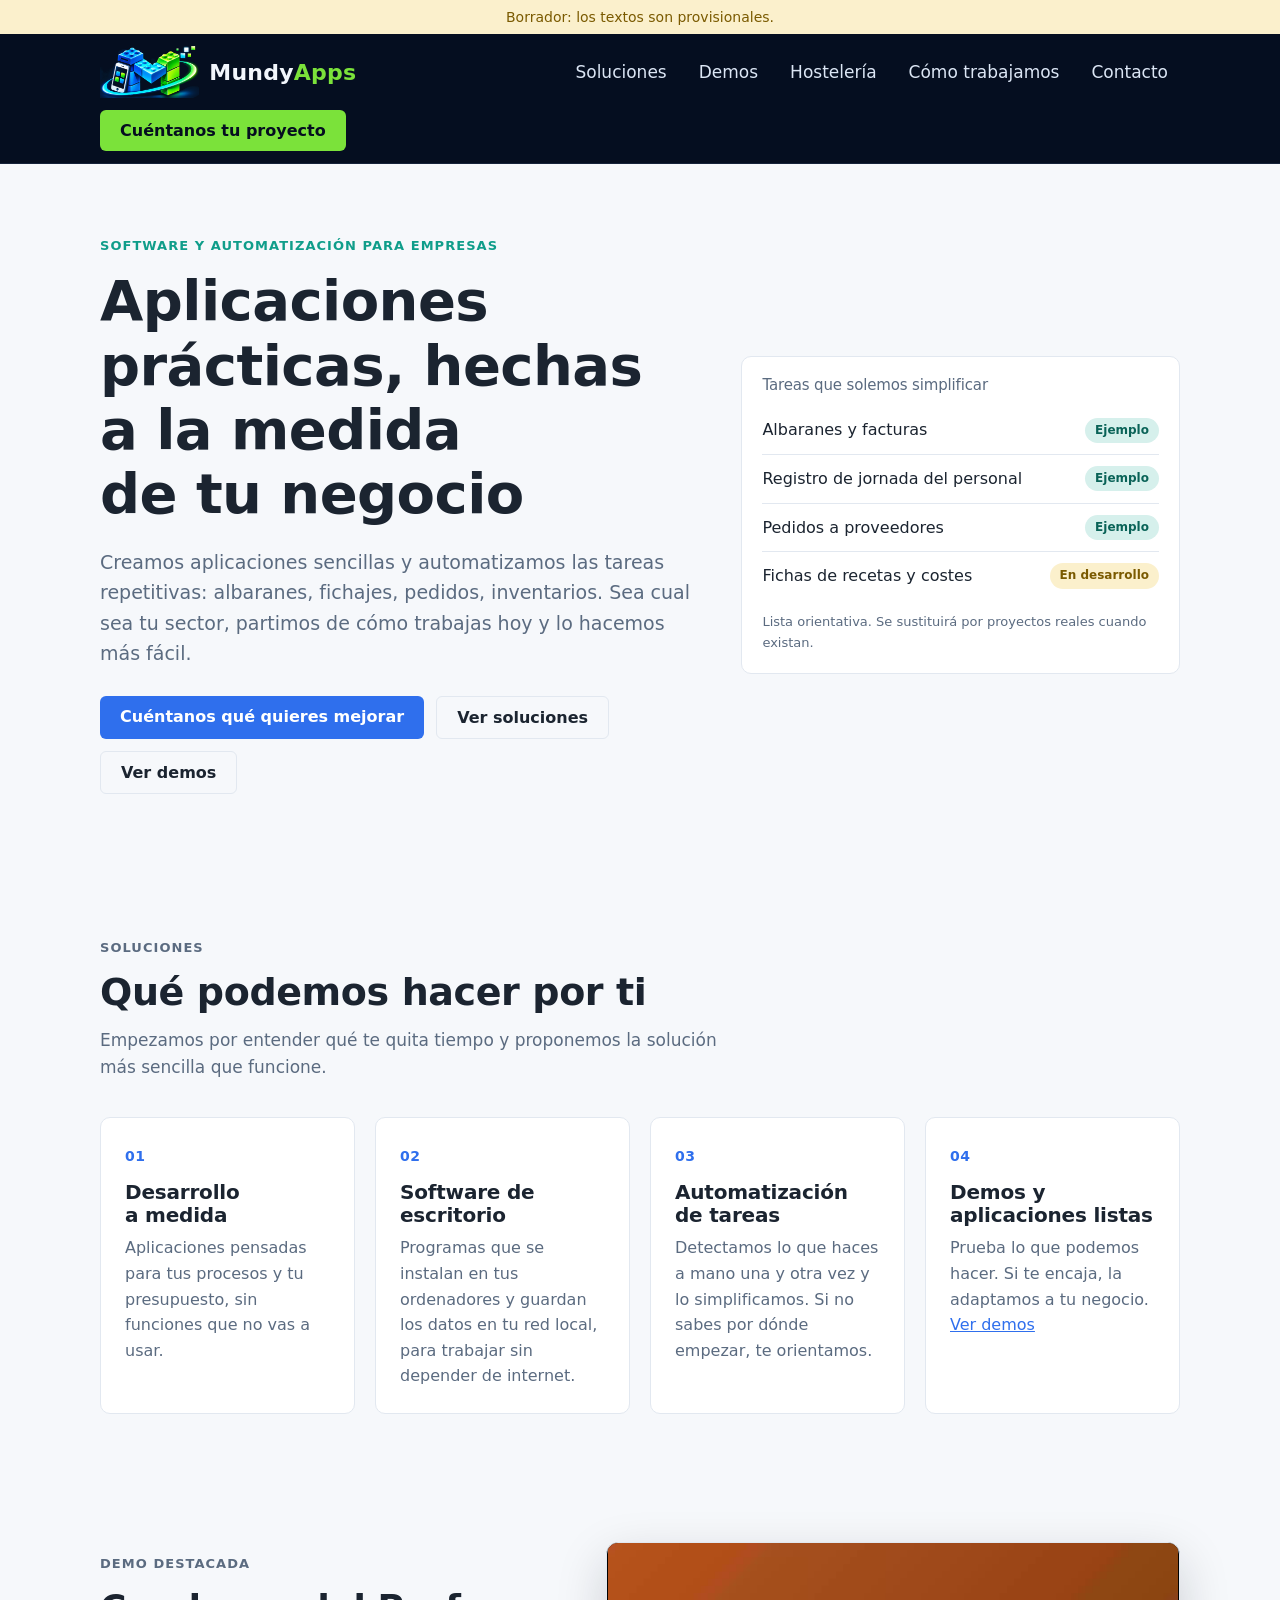
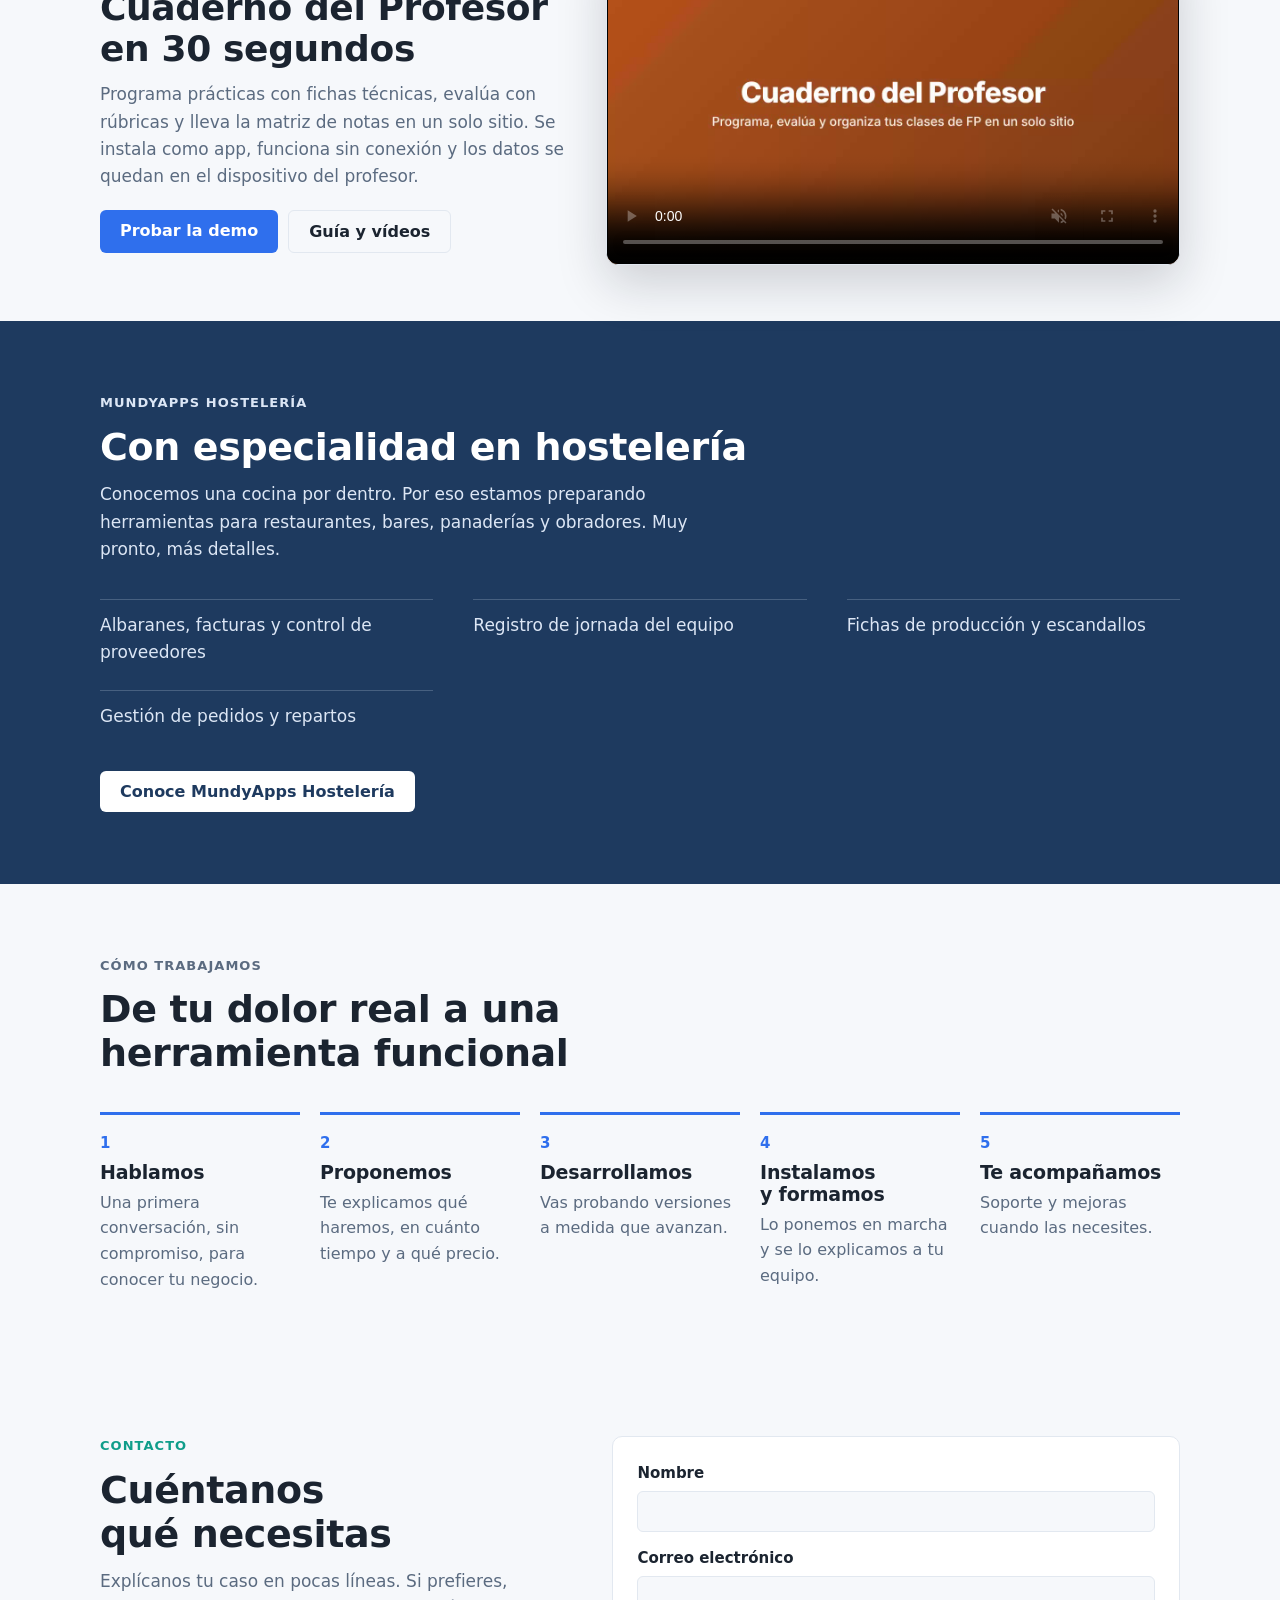
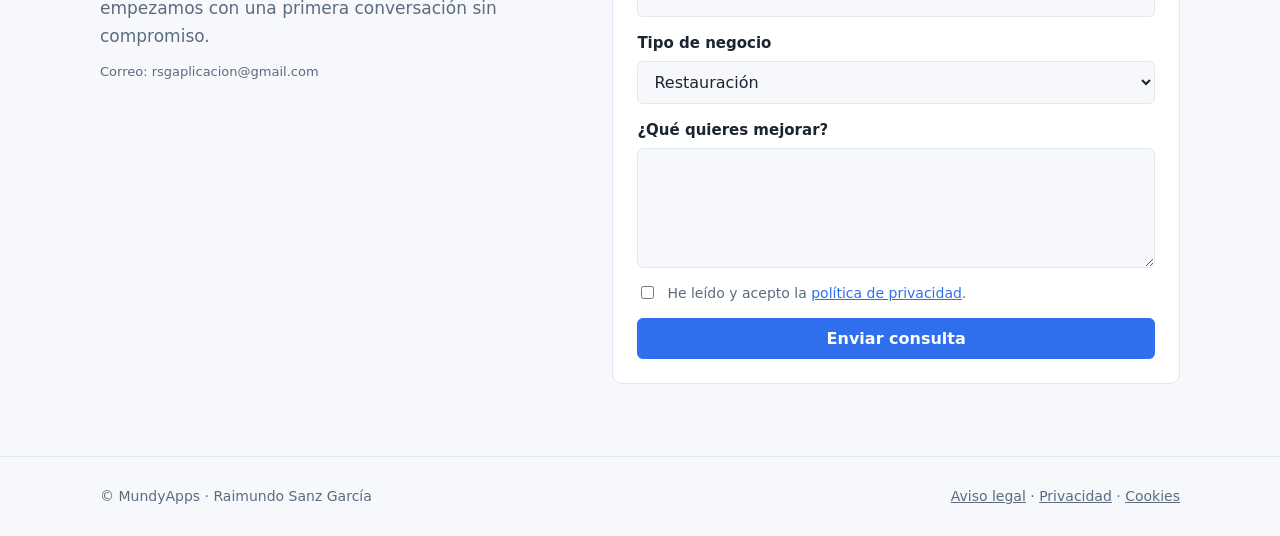
<file: index.html>
<!doctype html>
<html lang="es">
<head>
<meta charset="utf-8">
<meta name="viewport" content="width=device-width,initial-scale=1,viewport-fit=cover">
<title>MundyApps</title>
<meta name="description" content="Software y automatización para empresas: aplicaciones prácticas, hechas a la medida de tu negocio. Con especialidad en hostelería.">
<link rel="icon" type="image/png" href="favicon.png">
<link rel="apple-touch-icon" href="favicon.png">
<link rel="stylesheet" href="site.css">
</head>
<body>

<div class="draft">Borrador: los textos son provisionales.</div>
<header class="top">
  <div class="bar">
    <a class="logo" href="#inicio" aria-label="MundyApps, inicio"><img src="icon.png" alt="" width="99" height="52"><span>Mundy<i>Apps</i></span></a>
    <nav aria-label="Principal">
      <a href="#soluciones">Soluciones</a>
      <a href="demos.html">Demos</a>
      <a href="hosteleria.html">Hostelería</a>
      <a href="#proceso">Cómo trabajamos</a>
      <a href="#contacto">Contacto</a>
    </nav>
    <a class="btn" href="#contacto">Cuéntanos tu proyecto</a>
  </div>
</header>

<main class="wrap" id="inicio">
  <section class="hero">
    <div>
      <p class="eyebrow">Software y automatización para empresas</p>
      <h1>Aplicaciones prácticas, hechas a la medida de tu negocio</h1>
      <p class="lead">Creamos aplicaciones sencillas y automatizamos las tareas repetitivas: albaranes, fichajes, pedidos, inventarios. Sea cual sea tu sector, partimos de cómo trabajas hoy y lo hacemos más fácil.</p>
      <div class="cta">
        <a class="btn" href="#contacto">Cuéntanos qué quieres mejorar</a>
        <a class="btn ghost" href="#soluciones">Ver soluciones</a>
        <a class="btn ghost" href="demos.html">Ver demos</a>
      </div>
    </div>
    <aside class="panel" aria-label="Ejemplos de tareas que se pueden automatizar">
      <h3>Tareas que solemos simplificar</h3>
      <div class="item"><span class="t">Albaranes y facturas</span><span class="chip c-ok">Ejemplo</span></div>
      <div class="item"><span class="t">Registro de jornada del personal</span><span class="chip c-ok">Ejemplo</span></div>
      <div class="item"><span class="t">Pedidos a proveedores</span><span class="chip c-ok">Ejemplo</span></div>
      <div class="item"><span class="t">Fichas de recetas y costes</span><span class="chip c-wip">En desarrollo</span></div>
      <p class="note">Lista orientativa. Se sustituirá por proyectos reales cuando existan.</p>
    </aside>
  </section>

  <section id="soluciones">
    <div class="head">
      <p class="eyebrow">Soluciones</p>
      <h2>Qué podemos hacer por ti</h2>
      <p>Empezamos por entender qué te quita tiempo y proponemos la solución más sencilla que funcione.</p>
    </div>
    <div class="grid">
      <article class="card"><span class="ic">01</span><h3>Desarrollo a medida</h3><p>Aplicaciones pensadas para tus procesos y tu presupuesto, sin funciones que no vas a usar.</p></article>
      <article class="card"><span class="ic">02</span><h3>Software de escritorio</h3><p>Programas que se instalan en tus ordenadores y guardan los datos en tu red local, para trabajar sin depender de internet.</p></article>
      <article class="card"><span class="ic">03</span><h3>Automatización de tareas</h3><p>Detectamos lo que haces a mano una y otra vez y lo simplificamos. Si no sabes por dónde empezar, te orientamos.</p></article>
      <article class="card"><span class="ic">04</span><h3>Demos y aplicaciones listas</h3><p>Prueba lo que podemos hacer. Si te encaja, la adaptamos a tu negocio. <a href="demos.html">Ver demos</a></p></article>
    </div>
  </section>

  <section class="promo" id="cuaderno-video" aria-labelledby="titulo-promo">
    <div class="promo-texto">
      <p class="eyebrow">Demo destacada</p>
      <h2 id="titulo-promo">Cuaderno del Profesor en 30 segundos</h2>
      <p>Programa prácticas con fichas técnicas, evalúa con rúbricas y lleva la matriz de notas en un solo sitio. Se instala como app, funciona sin conexión y los datos se quedan en el dispositivo del profesor.</p>
      <div class="cta">
        <a class="btn" href="cuaderno/descargar.html">Probar la demo</a>
        <a class="btn ghost" href="cuaderno/ayuda.html">Guía y vídeos</a>
      </div>
    </div>
    <div class="promo-video">
      <video src="media/cuaderno-promo.mp4" poster="media/cuaderno-promo.jpg" muted loop playsinline preload="metadata" controls aria-label="Vídeo de demostración del Cuaderno del Profesor (sin sonido)"></video>
    </div>
  </section>

</main>

<div class="band" id="restauracion">
  <div class="wrap">
    <section>
      <div class="head">
        <p class="eyebrow">MundyApps Hostelería</p>
        <h2>Con especialidad en hostelería</h2>
        <p>Conocemos una cocina por dentro. Por eso estamos preparando herramientas para restaurantes, bares, panaderías y obradores. Muy pronto, más detalles.</p>
      </div>
      <ul class="two">
        <li>Albaranes, facturas y control de proveedores</li>
        <li>Registro de jornada del equipo</li>
        <li>Fichas de producción y escandallos</li>
        <li>Gestión de pedidos y repartos</li>
      </ul>
      <p style="margin-top:28px"><a class="btn light" href="hosteleria.html">Conoce MundyApps Hostelería</a></p>
    </section>
  </div>
</div>

<main class="wrap">
  <section id="proceso">
    <div class="head">
      <p class="eyebrow">Cómo trabajamos</p>
      <h2>De tu dolor real a una herramienta funcional</h2>
    </div>
    <div class="steps">
      <div class="step"><h3>Hablamos</h3><p>Una primera conversación, sin compromiso, para conocer tu negocio.</p></div>
      <div class="step"><h3>Proponemos</h3><p>Te explicamos qué haremos, en cuánto tiempo y a qué precio.</p></div>
      <div class="step"><h3>Desarrollamos</h3><p>Vas probando versiones a medida que avanzan.</p></div>
      <div class="step"><h3>Instalamos y formamos</h3><p>Lo ponemos en marcha y se lo explicamos a tu equipo.</p></div>
      <div class="step"><h3>Te acompañamos</h3><p>Soporte y mejoras cuando las necesites.</p></div>
    </div>
  </section>

  <section id="contacto" class="contact">
    <div>
      <p class="eyebrow">Contacto</p>
      <h2 style="font-size:clamp(28px,3.6vw,38px);margin-bottom:12px">Cuéntanos qué necesitas</h2>
      <p style="color:var(--muted);max-width:44ch">Explícanos tu caso en pocas líneas. Si prefieres, empezamos con una primera conversación sin compromiso.</p>
      <p class="note">Correo: <span style="user-select:all">rsgaplicacion@gmail.com</span></p>
    </div>
    <form id="f" action="https://formspree.io/f/moeeeypa" method="POST" novalidate>
      <input type="hidden" name="_subject" value="Nueva consulta desde la web de MundyApps">
      <div class="hp" aria-hidden="true"><label>No rellenar<input type="text" name="_gotcha" tabindex="-1" autocomplete="off"></label></div>
      <label for="n">Nombre<input id="n" name="name" autocomplete="name" required></label>
      <label for="e">Correo electrónico<input id="e" name="email" type="email" autocomplete="email" required></label>
      <label for="t">Tipo de negocio
        <select id="t" name="tipo_negocio"><option>Restauración</option><option>Comercio</option><option>Otro</option></select>
      </label>
      <label for="m">¿Qué quieres mejorar?<textarea id="m" name="message" required></textarea></label>
      <label class="chk" for="p"><input id="p" type="checkbox" name="acepta_privacidad" value="si" required><span>He leído y acepto la <a href="privacidad.html">política de privacidad</a>.</span></label>
      <button class="btn" id="send" type="submit">Enviar consulta</button>
      <p id="msg" role="status" hidden></p>
    </form>
  </section>
</main>

<footer>
  <div class="wrap">
    <span>© MundyApps · Raimundo Sanz García</span>
    <span><a href="aviso-legal.html">Aviso legal</a> · <a href="privacidad.html">Privacidad</a> · <a href="cookies.html">Cookies</a></span>
  </div>
</footer>

<script>
(function(){try{var d=new URLSearchParams(location.search).get("demo");if(d){var m=document.getElementById("m");if(m&&!m.value)m.value="Me interesa la demo: "+d+". "}}catch(e){}})();
var form=document.getElementById("f"),msg=document.getElementById("msg"),btn=document.getElementById("send");
function show(text,isErr){msg.hidden=false;msg.className=isErr?"err":"";msg.textContent=text}
form.addEventListener("submit",function(ev){
  ev.preventDefault();
  if(!form.name.value.trim()||!form.email.validity.valid||!form.message.value.trim()){show("Completa tu nombre, un correo válido y la descripción.",true);return}
  if(!form.acepta_privacidad.checked){show("Acepta la política de privacidad para enviar la consulta.",true);return}
  btn.disabled=true;btn.textContent="Enviando…";
  fetch(form.action,{method:"POST",body:new FormData(form),headers:{Accept:"application/json"}})
    .then(function(r){
      if(r.ok){form.reset();show("Consulta enviada. Te responderemos lo antes posible.",false)}
      else{show("No se pudo enviar la consulta. Inténtalo de nuevo o escribe a rsgaplicacion@gmail.com.",true)}
    })
    .catch(function(){show("No se pudo enviar la consulta. Revisa tu conexión o escribe a rsgaplicacion@gmail.com.",true)})
    .then(function(){btn.disabled=false;btn.textContent="Enviar consulta"});
});

(function(){
  var links=[].slice.call(document.querySelectorAll('nav a[href^="#"]'));
  var ids=["soluciones","restauracion","proceso","contacto"];
  var secs=ids.map(function(i){return document.getElementById(i)}).filter(Boolean);
  var ticking=false;
  function update(){
    ticking=false;
    var y=window.scrollY+130,cur=null;
    secs.forEach(function(el){if(el.getBoundingClientRect().top+window.scrollY<=y)cur=el.id});
    if(window.innerHeight+window.scrollY>=document.body.scrollHeight-4)cur="contacto";
    links.forEach(function(a){
      var on=a.getAttribute("href")==="#"+cur;
      a.classList.toggle("on",on);
      if(on)a.setAttribute("aria-current","true");else a.removeAttribute("aria-current");
    });
  }
  window.addEventListener("scroll",function(){if(!ticking){ticking=true;requestAnimationFrame(update)}},{passive:true});
  update();
})();
</script>
<script>
/* El vídeo de la demo se reproduce solo (sin sonido) cuando se ve en pantalla y se pausa al salir; no se reproduce solo si el usuario pide menos movimiento. */
(function () {
  var v = document.querySelector('#cuaderno-video video');
  if (!v || matchMedia('(prefers-reduced-motion: reduce)').matches || !('IntersectionObserver' in window)) return;
  new IntersectionObserver(function (e) { e.forEach(function (x) { if (x.isIntersecting) { var p = v.play(); if (p && p.catch) p.catch(function () {}); } else v.pause(); }); }, { threshold: 0.4 }).observe(v);
})();
</script>
</body>
</html>
</file>
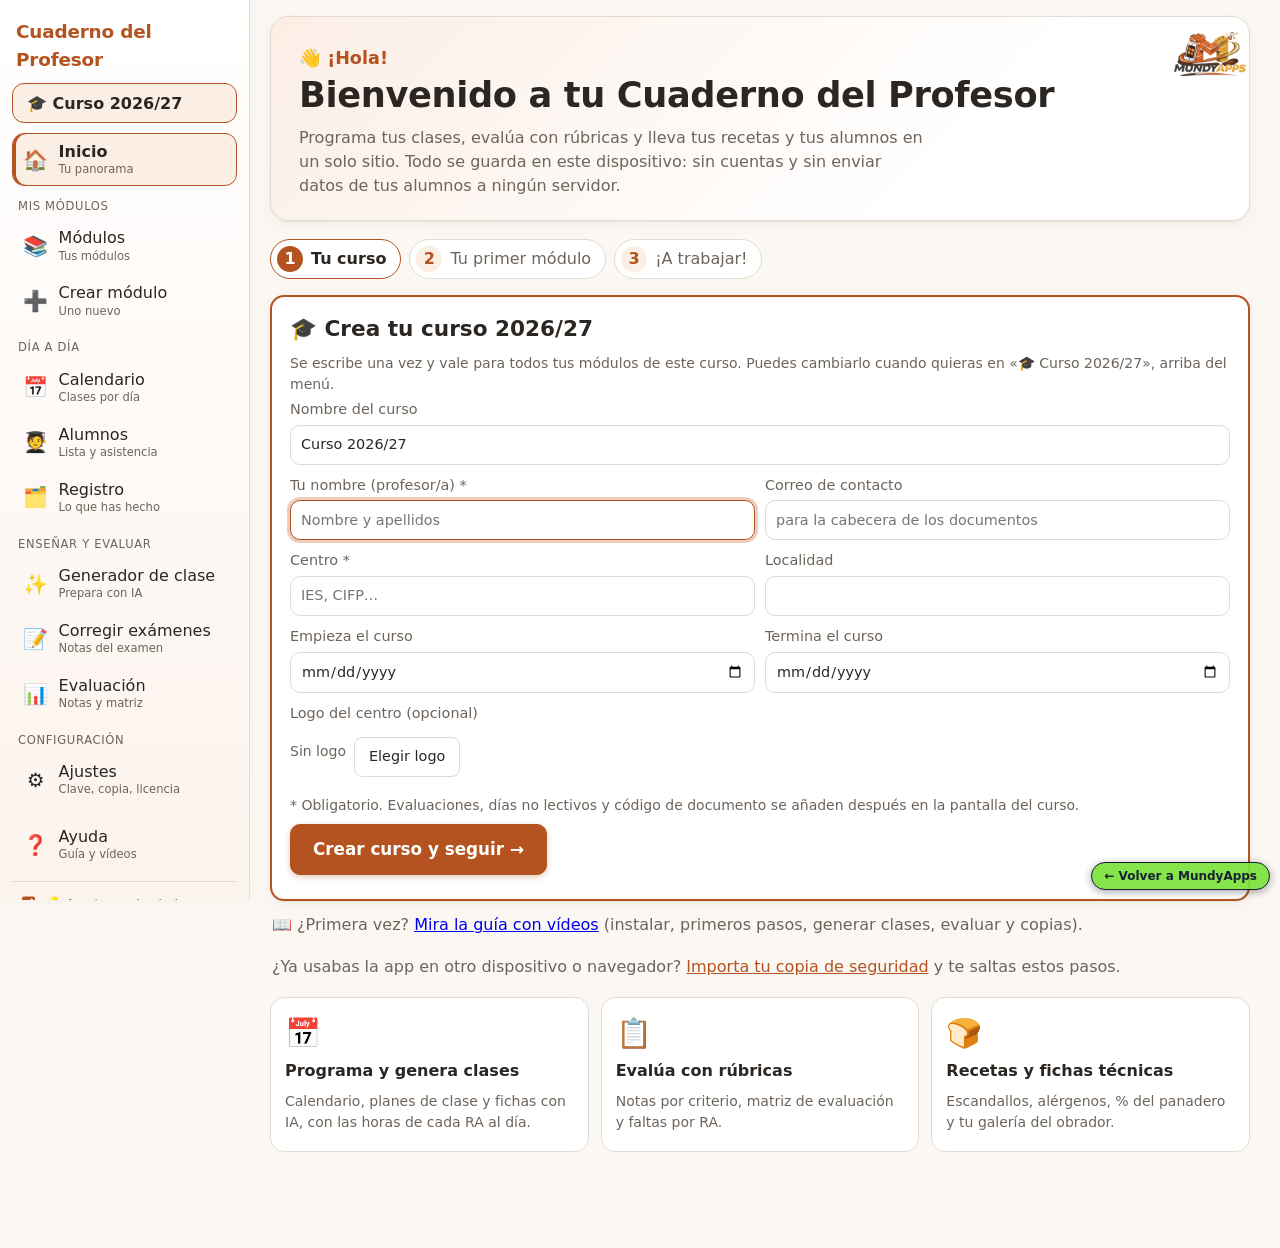
<file: cuaderno/index.html>
<!doctype html>
<html lang="es">
  <head>
    <meta charset="UTF-8" />
    <meta name="viewport" content="width=device-width, initial-scale=1.0, viewport-fit=cover" />
    <meta name="theme-color" content="#b4531f" />
    <meta name="color-scheme" content="light dark" />
    <meta name="mobile-web-app-capable" content="yes" />
    <meta name="apple-mobile-web-app-capable" content="yes" />
    <meta name="apple-mobile-web-app-title" content="Cuaderno" />
    <meta name="apple-mobile-web-app-status-bar-style" content="default" />
    <link rel="manifest" href="manifest.webmanifest" />
    <link rel="icon" type="image/png" href="icons/icon-192.png" />
    <link rel="apple-touch-icon" href="icons/apple-touch-icon.png" />
    <title>Cuaderno del Profesor</title>
    <script type="module" crossorigin src="./assets/index-DPVCi6fj.js"></script>
    <link rel="stylesheet" crossorigin href="./assets/index-CsEkua-S.css">
  </head>
  <body>
    <div id="root"></div>
    <noscript>Esta aplicación necesita JavaScript.</noscript>
  <script src="/volver-web.js" defer></script>
</body>
</html>
</file>
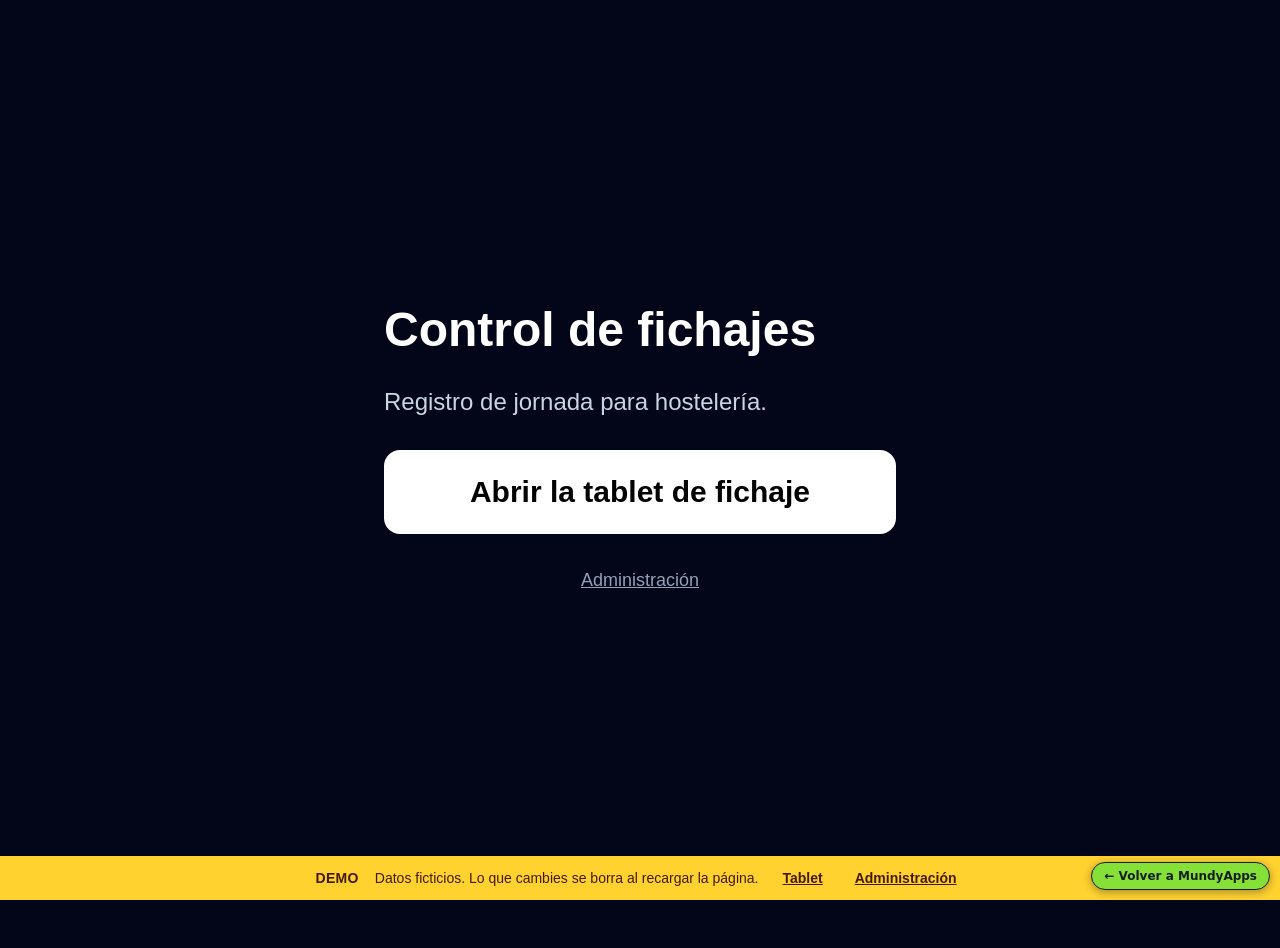
<file: fichajes/index.html>
<!doctype html>
<html lang="es">
  <head>
    <meta charset="UTF-8" />
    <meta name="viewport" content="width=device-width, initial-scale=1.0" />
    <title>Control de fichajes</title>
    <script type="module" crossorigin src="/fichajes/assets/index-BBpCsxxE.js"></script>
    <link rel="stylesheet" crossorigin href="/fichajes/assets/index-CLV-67uS.css">
  </head>
  <body>
    <div id="root"></div>
  <script src="/volver-web.js" defer></script>
</body>
</html>
</file>
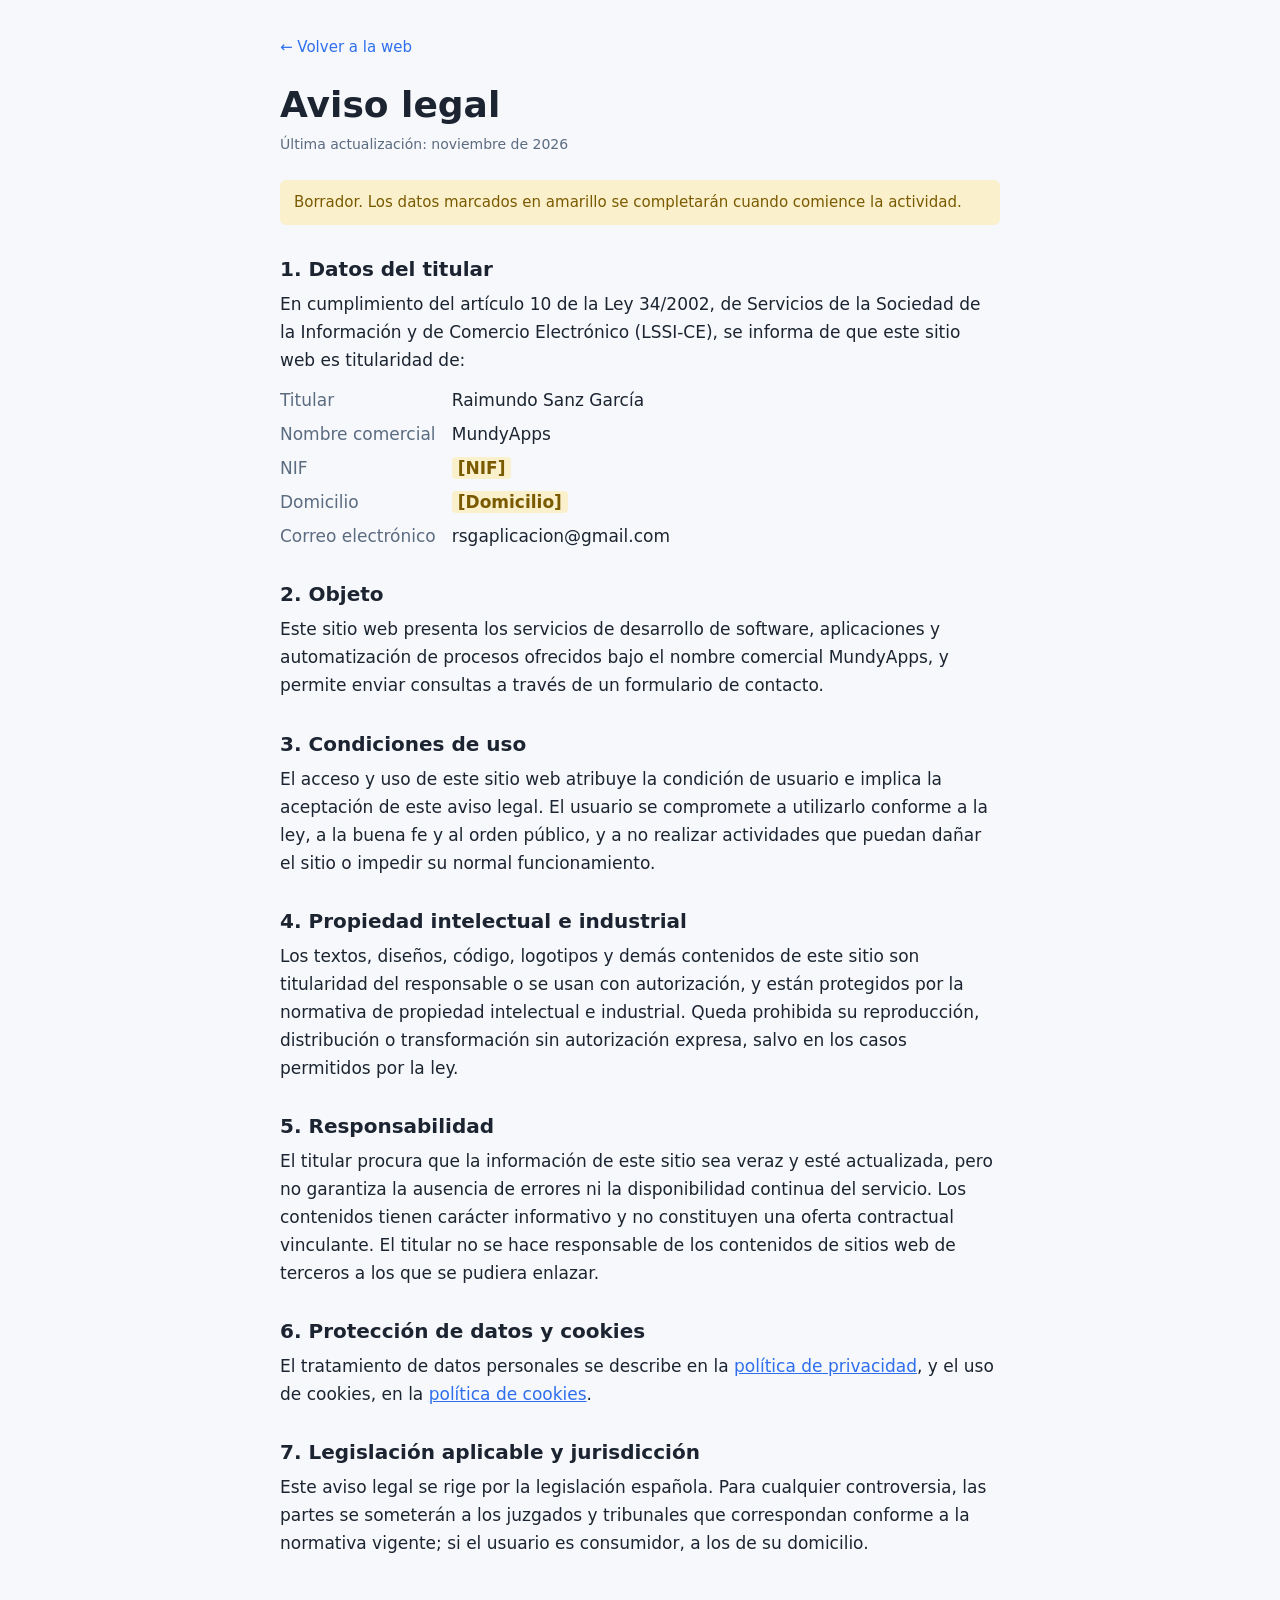
<file: aviso-legal.html>
<!doctype html>
<html lang="es">
<head>
<meta charset="utf-8">
<meta name="viewport" content="width=device-width,initial-scale=1">
<title>Aviso legal | MundyApps</title>
<link rel="icon" type="image/png" href="favicon.png">
<link rel="stylesheet" href="legal.css">
</head>
<body>
<main>
<a class="back" href="./">← Volver a la web</a>
<h1>Aviso legal</h1>
<p class="upd">Última actualización: noviembre de 2026</p>
<p class="note">Borrador. Los datos marcados en amarillo se completarán cuando comience la actividad.</p>

<h2>1. Datos del titular</h2>
<p>En cumplimiento del artículo 10 de la Ley 34/2002, de Servicios de la Sociedad de la Información y de Comercio Electrónico (LSSI-CE), se informa de que este sitio web es titularidad de:</p>
<dl>
<dt>Titular</dt><dd>Raimundo Sanz García</dd>
<dt>Nombre comercial</dt><dd>MundyApps</dd>
<dt>NIF</dt><dd><span class="ph">[NIF]</span></dd>
<dt>Domicilio</dt><dd><span class="ph">[Domicilio]</span></dd>
<dt>Correo electrónico</dt><dd>rsgaplicacion@gmail.com</dd>
</dl>

<h2>2. Objeto</h2>
<p>Este sitio web presenta los servicios de desarrollo de software, aplicaciones y automatización de procesos ofrecidos bajo el nombre comercial MundyApps, y permite enviar consultas a través de un formulario de contacto.</p>

<h2>3. Condiciones de uso</h2>
<p>El acceso y uso de este sitio web atribuye la condición de usuario e implica la aceptación de este aviso legal. El usuario se compromete a utilizarlo conforme a la ley, a la buena fe y al orden público, y a no realizar actividades que puedan dañar el sitio o impedir su normal funcionamiento.</p>

<h2>4. Propiedad intelectual e industrial</h2>
<p>Los textos, diseños, código, logotipos y demás contenidos de este sitio son titularidad del responsable o se usan con autorización, y están protegidos por la normativa de propiedad intelectual e industrial. Queda prohibida su reproducción, distribución o transformación sin autorización expresa, salvo en los casos permitidos por la ley.</p>

<h2>5. Responsabilidad</h2>
<p>El titular procura que la información de este sitio sea veraz y esté actualizada, pero no garantiza la ausencia de errores ni la disponibilidad continua del servicio. Los contenidos tienen carácter informativo y no constituyen una oferta contractual vinculante. El titular no se hace responsable de los contenidos de sitios web de terceros a los que se pudiera enlazar.</p>

<h2>6. Protección de datos y cookies</h2>
<p>El tratamiento de datos personales se describe en la <a href="privacidad.html">política de privacidad</a>, y el uso de cookies, en la <a href="cookies.html">política de cookies</a>.</p>

<h2>7. Legislación aplicable y jurisdicción</h2>
<p>Este aviso legal se rige por la legislación española. Para cualquier controversia, las partes se someterán a los juzgados y tribunales que correspondan conforme a la normativa vigente; si el usuario es consumidor, a los de su domicilio.</p>
</main>
</body>
</html>
</file>
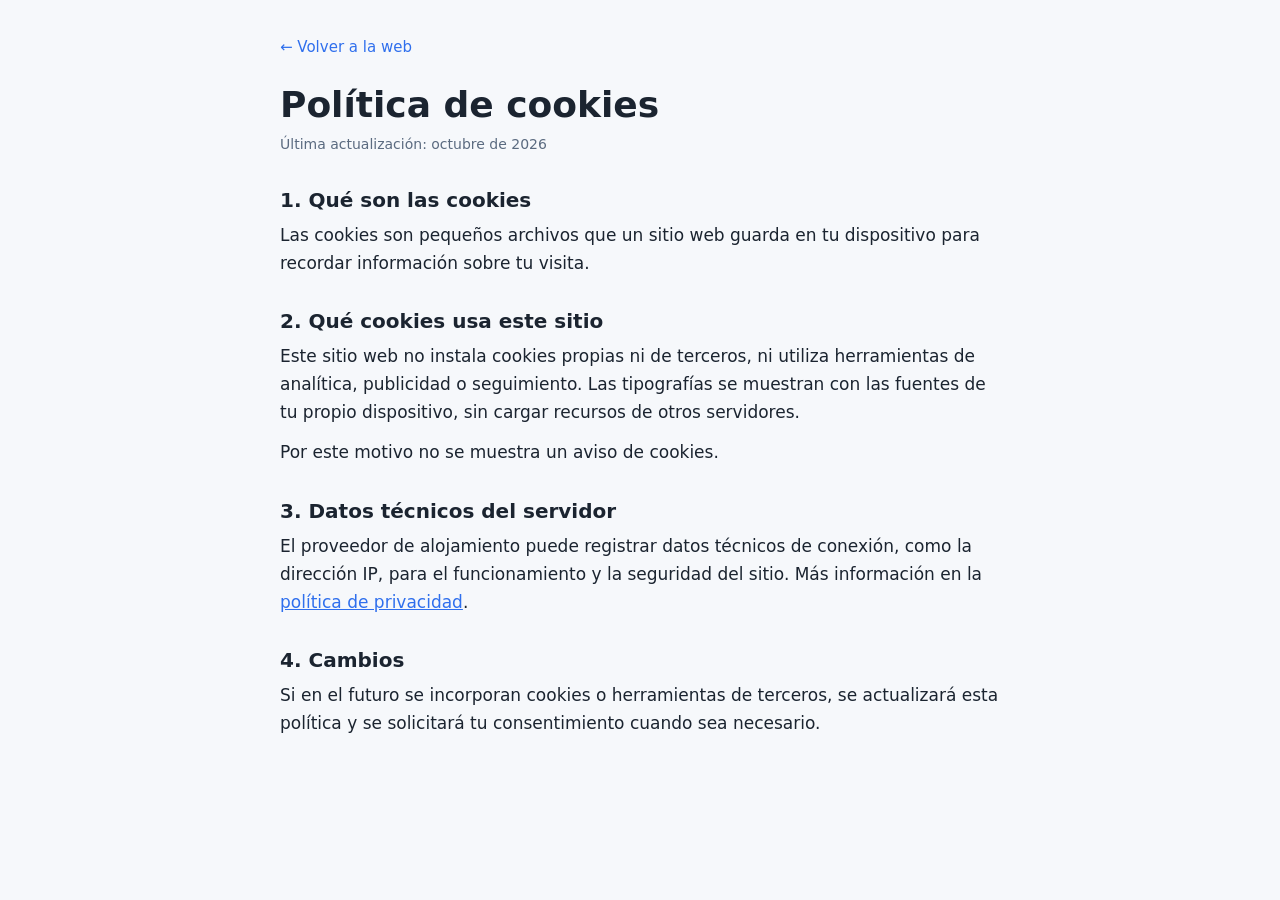
<file: cookies.html>
<!doctype html>
<html lang="es">
<head>
<meta charset="utf-8">
<meta name="viewport" content="width=device-width,initial-scale=1">
<title>Política de cookies | MundyApps</title>
<link rel="icon" type="image/png" href="favicon.png">
<link rel="stylesheet" href="legal.css">
</head>
<body>
<main>
<a class="back" href="./">← Volver a la web</a>
<h1>Política de cookies</h1>
<p class="upd">Última actualización: octubre de 2026</p>

<h2>1. Qué son las cookies</h2>
<p>Las cookies son pequeños archivos que un sitio web guarda en tu dispositivo para recordar información sobre tu visita.</p>

<h2>2. Qué cookies usa este sitio</h2>
<p>Este sitio web no instala cookies propias ni de terceros, ni utiliza herramientas de analítica, publicidad o seguimiento. Las tipografías se muestran con las fuentes de tu propio dispositivo, sin cargar recursos de otros servidores.</p>
<p>Por este motivo no se muestra un aviso de cookies.</p>

<h2>3. Datos técnicos del servidor</h2>
<p>El proveedor de alojamiento puede registrar datos técnicos de conexión, como la dirección IP, para el funcionamiento y la seguridad del sitio. Más información en la <a href="privacidad.html">política de privacidad</a>.</p>

<h2>4. Cambios</h2>
<p>Si en el futuro se incorporan cookies o herramientas de terceros, se actualizará esta política y se solicitará tu consentimiento cuando sea necesario.</p>
</main>
</body>
</html>
</file>
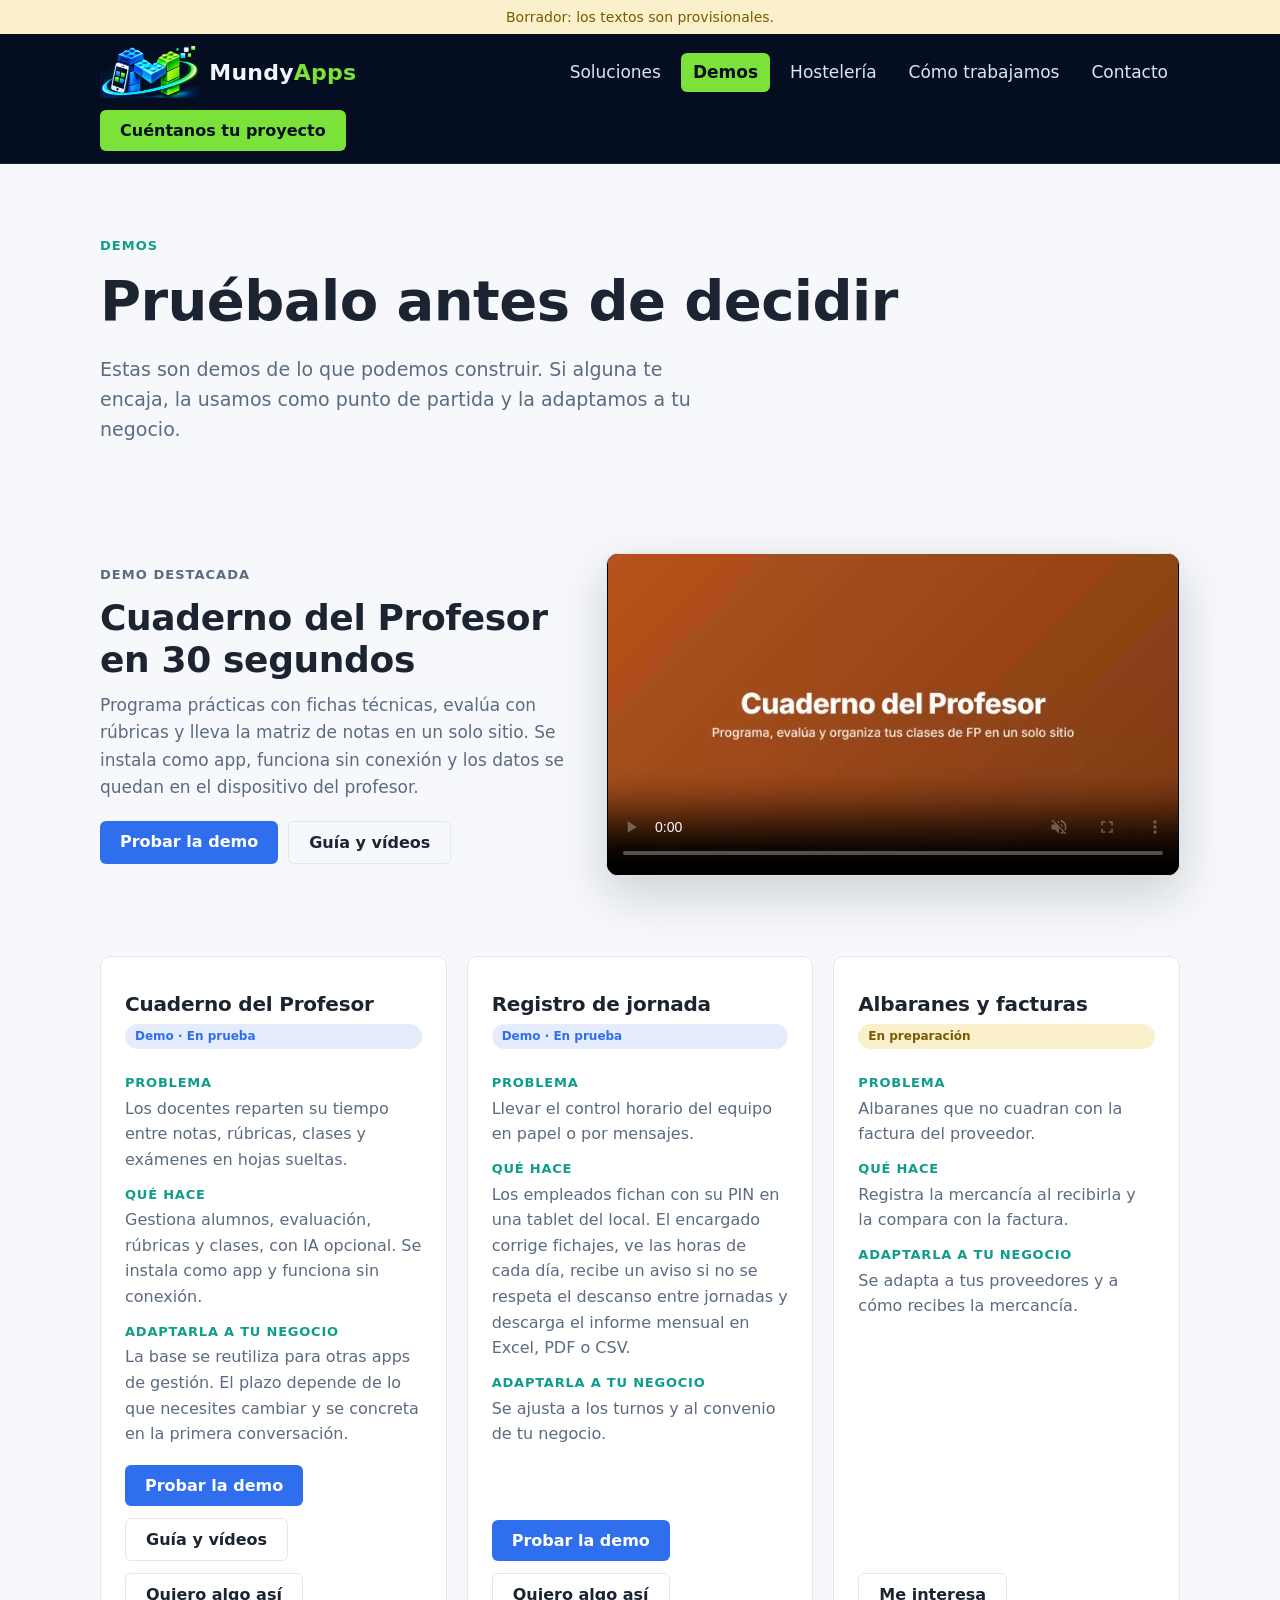
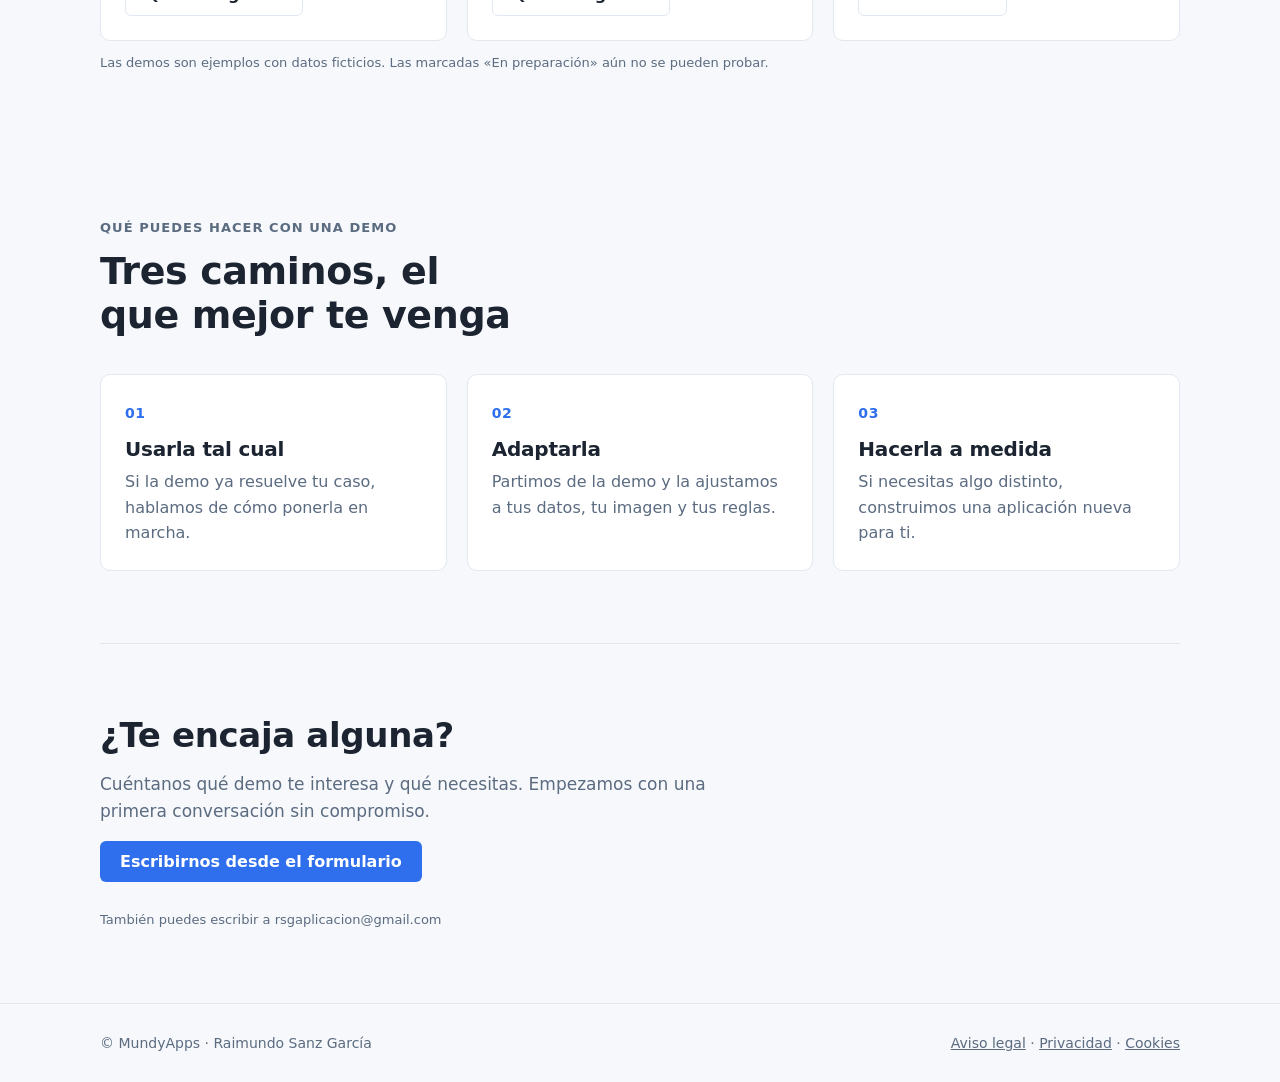
<file: demos.html>
<!doctype html>
<html lang="es">
<head>
<meta charset="utf-8">
<meta name="viewport" content="width=device-width,initial-scale=1,viewport-fit=cover">
<title>Demos | MundyApps</title>
<meta name="description" content="Demos de aplicaciones de MundyApps: pruébalas y, si te encajan, las adaptamos a tu negocio.">
<link rel="icon" type="image/png" href="favicon.png">
<link rel="apple-touch-icon" href="favicon.png">
<link rel="stylesheet" href="site.css">
<style>
.demo dl{display:grid;gap:2px;margin:14px 0 18px}
.demo dt{font-size:13px;letter-spacing:.06em;text-transform:uppercase;color:var(--teal);font-weight:600;margin-top:10px}
.demo dd{margin:0;color:var(--muted);font-size:16px}
.demo .chip{display:inline-block}
.demo .cta{margin-top:auto}
.demo{display:flex;flex-direction:column}
.ways{display:grid;grid-template-columns:repeat(auto-fit,minmax(220px,1fr));gap:20px}
</style>
</head>
<body>

<div class="draft">Borrador: los textos son provisionales.</div>
<header class="top">
  <div class="bar">
    <a class="logo" href="./" aria-label="MundyApps, inicio"><img src="icon.png" alt="" width="99" height="52"><span>Mundy<i>Apps</i></span></a>
    <nav aria-label="Principal">
      <a href="./#soluciones">Soluciones</a>
      <a class="on" href="demos.html" aria-current="page">Demos</a>
      <a href="hosteleria.html">Hostelería</a>
      <a href="./#proceso">Cómo trabajamos</a>
      <a href="./#contacto">Contacto</a>
    </nav>
    <a class="btn" href="./#contacto">Cuéntanos tu proyecto</a>
  </div>
</header>

<main class="wrap">
  <section class="hero" style="grid-template-columns:minmax(0,1fr);padding-bottom:24px">
    <div>
      <p class="eyebrow">Demos</p>
      <h1>Pruébalo antes de decidir</h1>
      <p class="lead">Estas son demos de lo que podemos construir. Si alguna te encaja, la usamos como punto de partida y la adaptamos a tu negocio.</p>
    </div>
  </section>

  <section class="promo" id="cuaderno-video" aria-labelledby="titulo-promo">
    <div class="promo-texto">
      <p class="eyebrow">Demo destacada</p>
      <h2 id="titulo-promo">Cuaderno del Profesor en 30 segundos</h2>
      <p>Programa prácticas con fichas técnicas, evalúa con rúbricas y lleva la matriz de notas en un solo sitio. Se instala como app, funciona sin conexión y los datos se quedan en el dispositivo del profesor.</p>
      <div class="cta">
        <a class="btn" href="cuaderno/descargar.html">Probar la demo</a>
        <a class="btn ghost" href="cuaderno/ayuda.html">Guía y vídeos</a>
      </div>
    </div>
    <div class="promo-video">
      <video src="media/cuaderno-promo.mp4" poster="media/cuaderno-promo.jpg" muted loop playsinline preload="metadata" controls aria-label="Vídeo de demostración del Cuaderno del Profesor (sin sonido)"></video>
    </div>
  </section>

  <section id="demos" style="padding-top:24px">
    <div class="grid">
      <article class="card demo"><h3>Cuaderno del Profesor</h3><span class="chip c-new">Demo · En prueba</span>
        <dl><dt>Problema</dt><dd>Los docentes reparten su tiempo entre notas, rúbricas, clases y exámenes en hojas sueltas.</dd><dt>Qué hace</dt><dd>Gestiona alumnos, evaluación, rúbricas y clases, con IA opcional. Se instala como app y funciona sin conexión.</dd><dt>Adaptarla a tu negocio</dt><dd>La base se reutiliza para otras apps de gestión. El plazo depende de lo que necesites cambiar y se concreta en la primera conversación.</dd></dl>
        <div class="cta"><a class="btn" href="cuaderno/descargar.html">Probar la demo</a><a class="btn ghost" href="cuaderno/ayuda.html">Guía y vídeos</a><a class="btn ghost" href="./?demo=Cuaderno%20del%20Profesor#contacto">Quiero algo así</a></div></article>
      <article class="card demo"><h3>Registro de jornada</h3><span class="chip c-new">Demo · En prueba</span>
        <dl><dt>Problema</dt><dd>Llevar el control horario del equipo en papel o por mensajes.</dd><dt>Qué hace</dt><dd>Los empleados fichan con su PIN en una tablet del local. El encargado corrige fichajes, ve las horas de cada día, recibe un aviso si no se respeta el descanso entre jornadas y descarga el informe mensual en Excel, PDF o CSV.</dd><dt>Adaptarla a tu negocio</dt><dd>Se ajusta a los turnos y al convenio de tu negocio.</dd></dl>
        <div class="cta"><a class="btn" href="fichajes/">Probar la demo</a><a class="btn ghost" href="./?demo=Registro%20de%20jornada#contacto">Quiero algo así</a></div></article>
      <article class="card demo"><h3>Albaranes y facturas</h3><span class="chip c-wip">En preparación</span>
        <dl><dt>Problema</dt><dd>Albaranes que no cuadran con la factura del proveedor.</dd><dt>Qué hace</dt><dd>Registra la mercancía al recibirla y la compara con la factura.</dd><dt>Adaptarla a tu negocio</dt><dd>Se adapta a tus proveedores y a cómo recibes la mercancía.</dd></dl>
        <div class="cta"><a class="btn ghost" href="./?demo=Albaranes%20y%20facturas#contacto">Me interesa</a></div></article>
    </div>
    <p class="note">Las demos son ejemplos con datos ficticios. Las marcadas «En preparación» aún no se pueden probar.</p>
  </section>

  <section id="vias">
    <div class="head">
      <p class="eyebrow">Qué puedes hacer con una demo</p>
      <h2>Tres caminos, el que mejor te venga</h2>
    </div>
    <div class="ways">
      <article class="card"><span class="ic">01</span><h3>Usarla tal cual</h3><p>Si la demo ya resuelve tu caso, hablamos de cómo ponerla en marcha.</p></article>
      <article class="card"><span class="ic">02</span><h3>Adaptarla</h3><p>Partimos de la demo y la ajustamos a tus datos, tu imagen y tus reglas.</p></article>
      <article class="card"><span class="ic">03</span><h3>Hacerla a medida</h3><p>Si necesitas algo distinto, construimos una aplicación nueva para ti.</p></article>
    </div>
  </section>

  <section id="contacto" class="cta-band">
    <h2>¿Te encaja alguna?</h2>
    <p>Cuéntanos qué demo te interesa y qué necesitas. Empezamos con una primera conversación sin compromiso.</p>
    <div class="cta"><a class="btn" href="./#contacto">Escribirnos desde el formulario</a></div>
    <p class="note">También puedes escribir a <span style="user-select:all">rsgaplicacion@gmail.com</span></p>
  </section>
</main>

<footer>
  <div class="wrap">
    <span>© MundyApps · Raimundo Sanz García</span>
    <span><a href="aviso-legal.html">Aviso legal</a> · <a href="privacidad.html">Privacidad</a> · <a href="cookies.html">Cookies</a></span>
  </div>
</footer>

<script>
/* El vídeo de la demo se reproduce solo (sin sonido) cuando se ve en pantalla y se pausa al salir; no se reproduce solo si el usuario pide menos movimiento. */
(function () {
  var v = document.querySelector('#cuaderno-video video');
  if (!v || matchMedia('(prefers-reduced-motion: reduce)').matches || !('IntersectionObserver' in window)) return;
  new IntersectionObserver(function (e) { e.forEach(function (x) { if (x.isIntersecting) { var p = v.play(); if (p && p.catch) p.catch(function () {}); } else v.pause(); }); }, { threshold: 0.4 }).observe(v);
})();
</script>
</body>
</html>
</file>
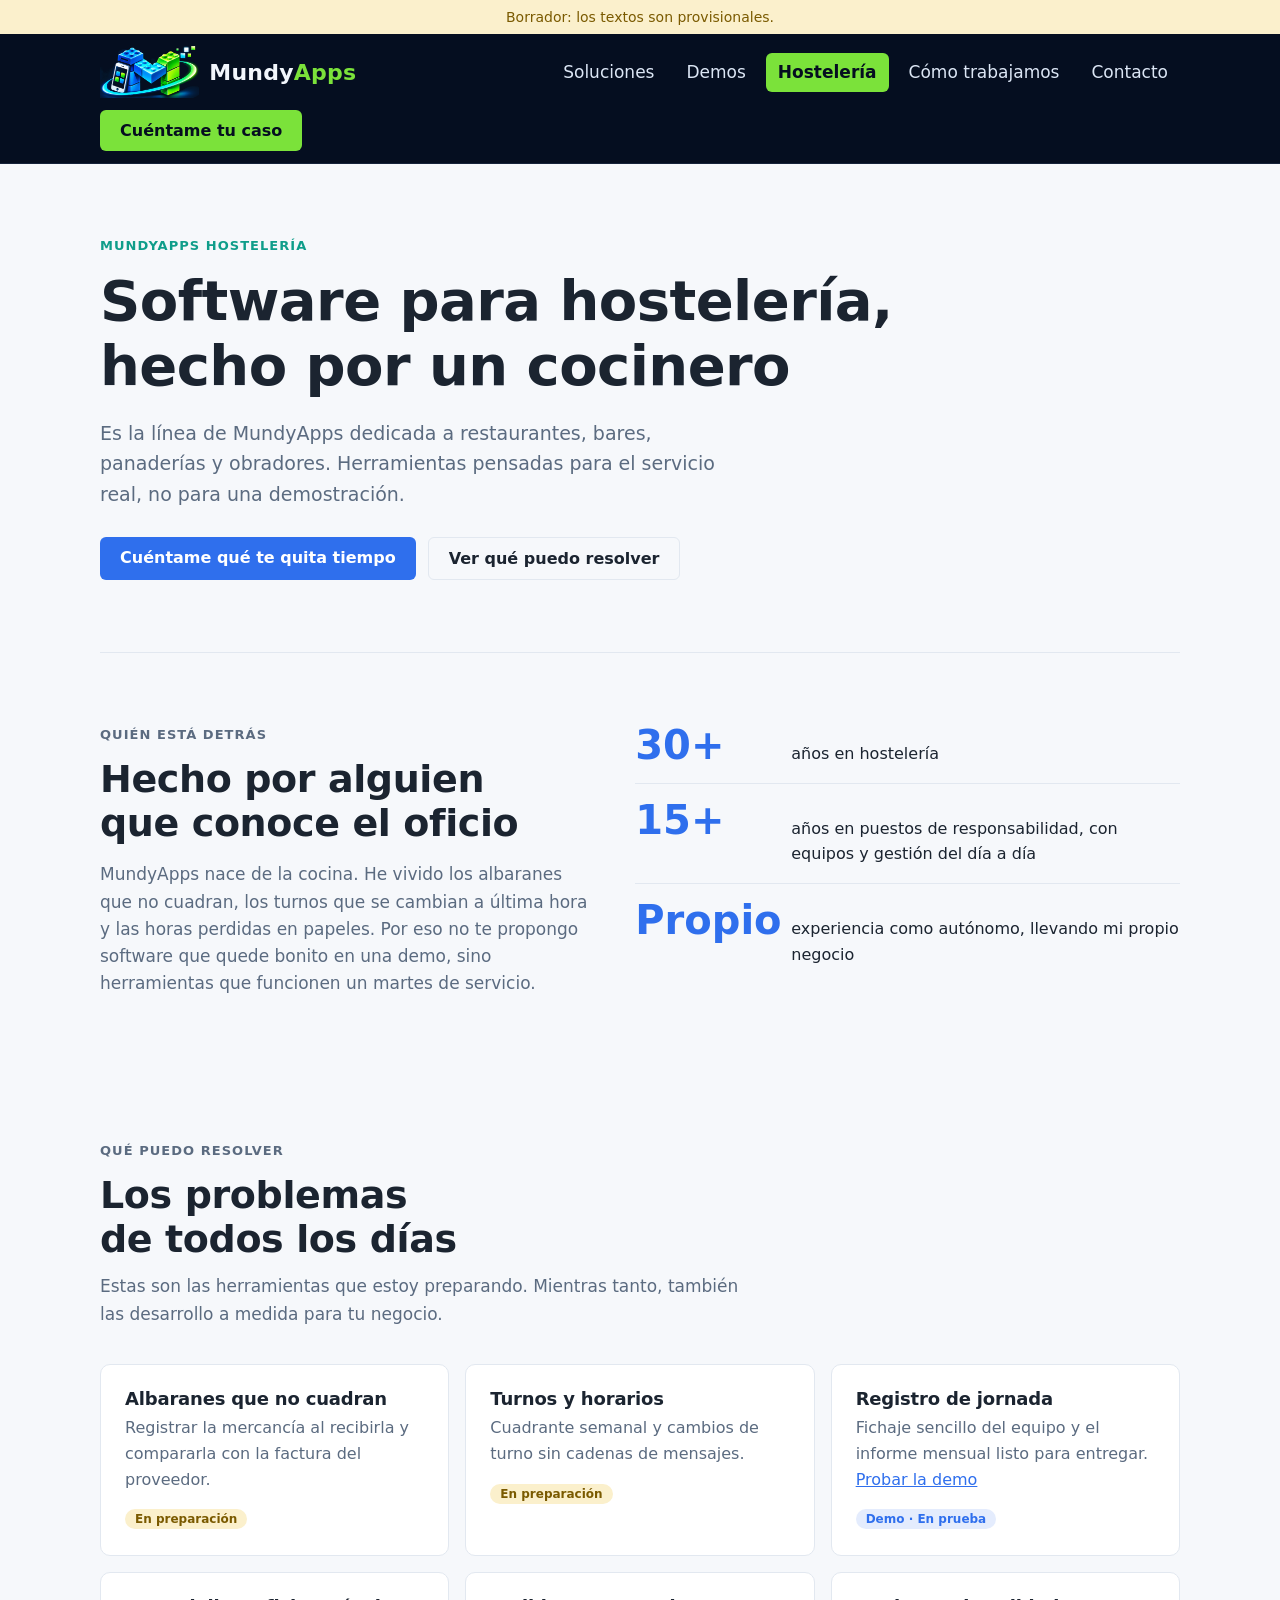
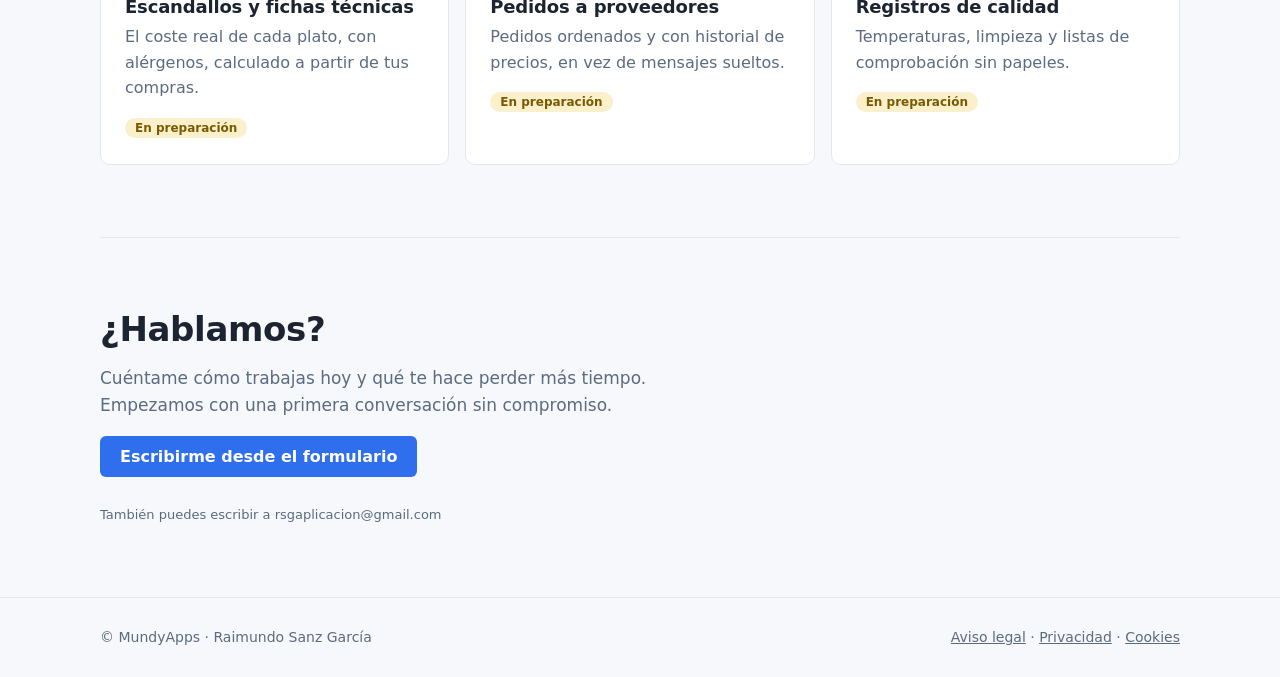
<file: hosteleria.html>
<!doctype html>
<html lang="es">
<head>
<meta charset="utf-8">
<meta name="viewport" content="width=device-width,initial-scale=1,viewport-fit=cover">
<title>MundyApps Hostelería</title>
<meta name="description" content="MundyApps Hostelería: software y automatización para restaurantes, bares, panaderías y obradores, hecho por un cocinero.">
<link rel="icon" type="image/png" href="favicon.png">
<link rel="apple-touch-icon" href="favicon.png">
<link rel="stylesheet" href="site.css">
</head>
<body>

<div class="draft">Borrador: los textos son provisionales.</div>
<header class="top">
  <div class="bar">
    <a class="logo" href="./" aria-label="MundyApps, inicio"><img src="icon.png" alt="" width="99" height="52"><span>Mundy<i>Apps</i></span></a>
    <nav aria-label="Principal">
      <a href="./#soluciones">Soluciones</a>
      <a href="demos.html">Demos</a>
      <a class="on" href="hosteleria.html" aria-current="page">Hostelería</a>
      <a href="./#proceso">Cómo trabajamos</a>
      <a href="./#contacto">Contacto</a>
    </nav>
    <a class="btn" href="#contacto">Cuéntame tu caso</a>
  </div>
</header>

<main class="wrap">
  <section class="hero" style="grid-template-columns:minmax(0,1fr)">
    <div>
      <p class="eyebrow">MundyApps Hostelería</p>
      <h1>Software para hostelería, hecho por un cocinero</h1>
      <p class="lead">Es la línea de MundyApps dedicada a restaurantes, bares, panaderías y obradores. Herramientas pensadas para el servicio real, no para una demostración.</p>
      <div class="cta">
        <a class="btn" href="#contacto">Cuéntame qué te quita tiempo</a>
        <a class="btn ghost" href="#problemas">Ver qué puedo resolver</a>
      </div>
    </div>
  </section>

  <section id="oficio" class="oficio">
    <div>
      <p class="eyebrow">Quién está detrás</p>
      <h2>Hecho por alguien que conoce el oficio</h2>
      <p>MundyApps nace de la cocina. He vivido los albaranes que no cuadran, los turnos que se cambian a última hora y las horas perdidas en papeles. Por eso no te propongo software que quede bonito en una demo, sino herramientas que funcionen un martes de servicio.</p>
    </div>
    <ul class="stats">
      <li><b>30+</b><span>años en hostelería</span></li>
      <li><b>15+</b><span>años en puestos de responsabilidad, con equipos y gestión del día a día</span></li>
      <li><b>Propio</b><span>experiencia como autónomo, llevando mi propio negocio</span></li>
    </ul>
  </section>

  <section id="problemas">
    <div class="head">
      <p class="eyebrow">Qué puedo resolver</p>
      <h2>Los problemas de todos los días</h2>
      <p>Estas son las herramientas que estoy preparando. Mientras tanto, también las desarrollo a medida para tu negocio.</p>
    </div>
    <div class="problems">
      <article class="card"><h3>Albaranes que no cuadran</h3><p>Registrar la mercancía al recibirla y compararla con la factura del proveedor.</p><span class="chip c-wip">En preparación</span></article>
      <article class="card"><h3>Turnos y horarios</h3><p>Cuadrante semanal y cambios de turno sin cadenas de mensajes.</p><span class="chip c-wip">En preparación</span></article>
      <article class="card"><h3>Registro de jornada</h3><p>Fichaje sencillo del equipo y el informe mensual listo para entregar. <a href="fichajes/">Probar la demo</a></p><span class="chip c-new">Demo · En prueba</span></article>
      <article class="card"><h3>Escandallos y fichas técnicas</h3><p>El coste real de cada plato, con alérgenos, calculado a partir de tus compras.</p><span class="chip c-wip">En preparación</span></article>
      <article class="card"><h3>Pedidos a proveedores</h3><p>Pedidos ordenados y con historial de precios, en vez de mensajes sueltos.</p><span class="chip c-wip">En preparación</span></article>
      <article class="card"><h3>Registros de calidad</h3><p>Temperaturas, limpieza y listas de comprobación sin papeles.</p><span class="chip c-wip">En preparación</span></article>
    </div>
  </section>

  <section id="contacto" class="cta-band">
    <h2>¿Hablamos?</h2>
    <p>Cuéntame cómo trabajas hoy y qué te hace perder más tiempo. Empezamos con una primera conversación sin compromiso.</p>
    <div class="cta">
      <a class="btn" href="./#contacto">Escribirme desde el formulario</a>
    </div>
    <p class="note">También puedes escribir a <span style="user-select:all">rsgaplicacion@gmail.com</span></p>
  </section>
</main>

<footer>
  <div class="wrap">
    <span>© MundyApps · Raimundo Sanz García</span>
    <span><a href="aviso-legal.html">Aviso legal</a> · <a href="privacidad.html">Privacidad</a> · <a href="cookies.html">Cookies</a></span>
  </div>
</footer>

</body>
</html>
</file>
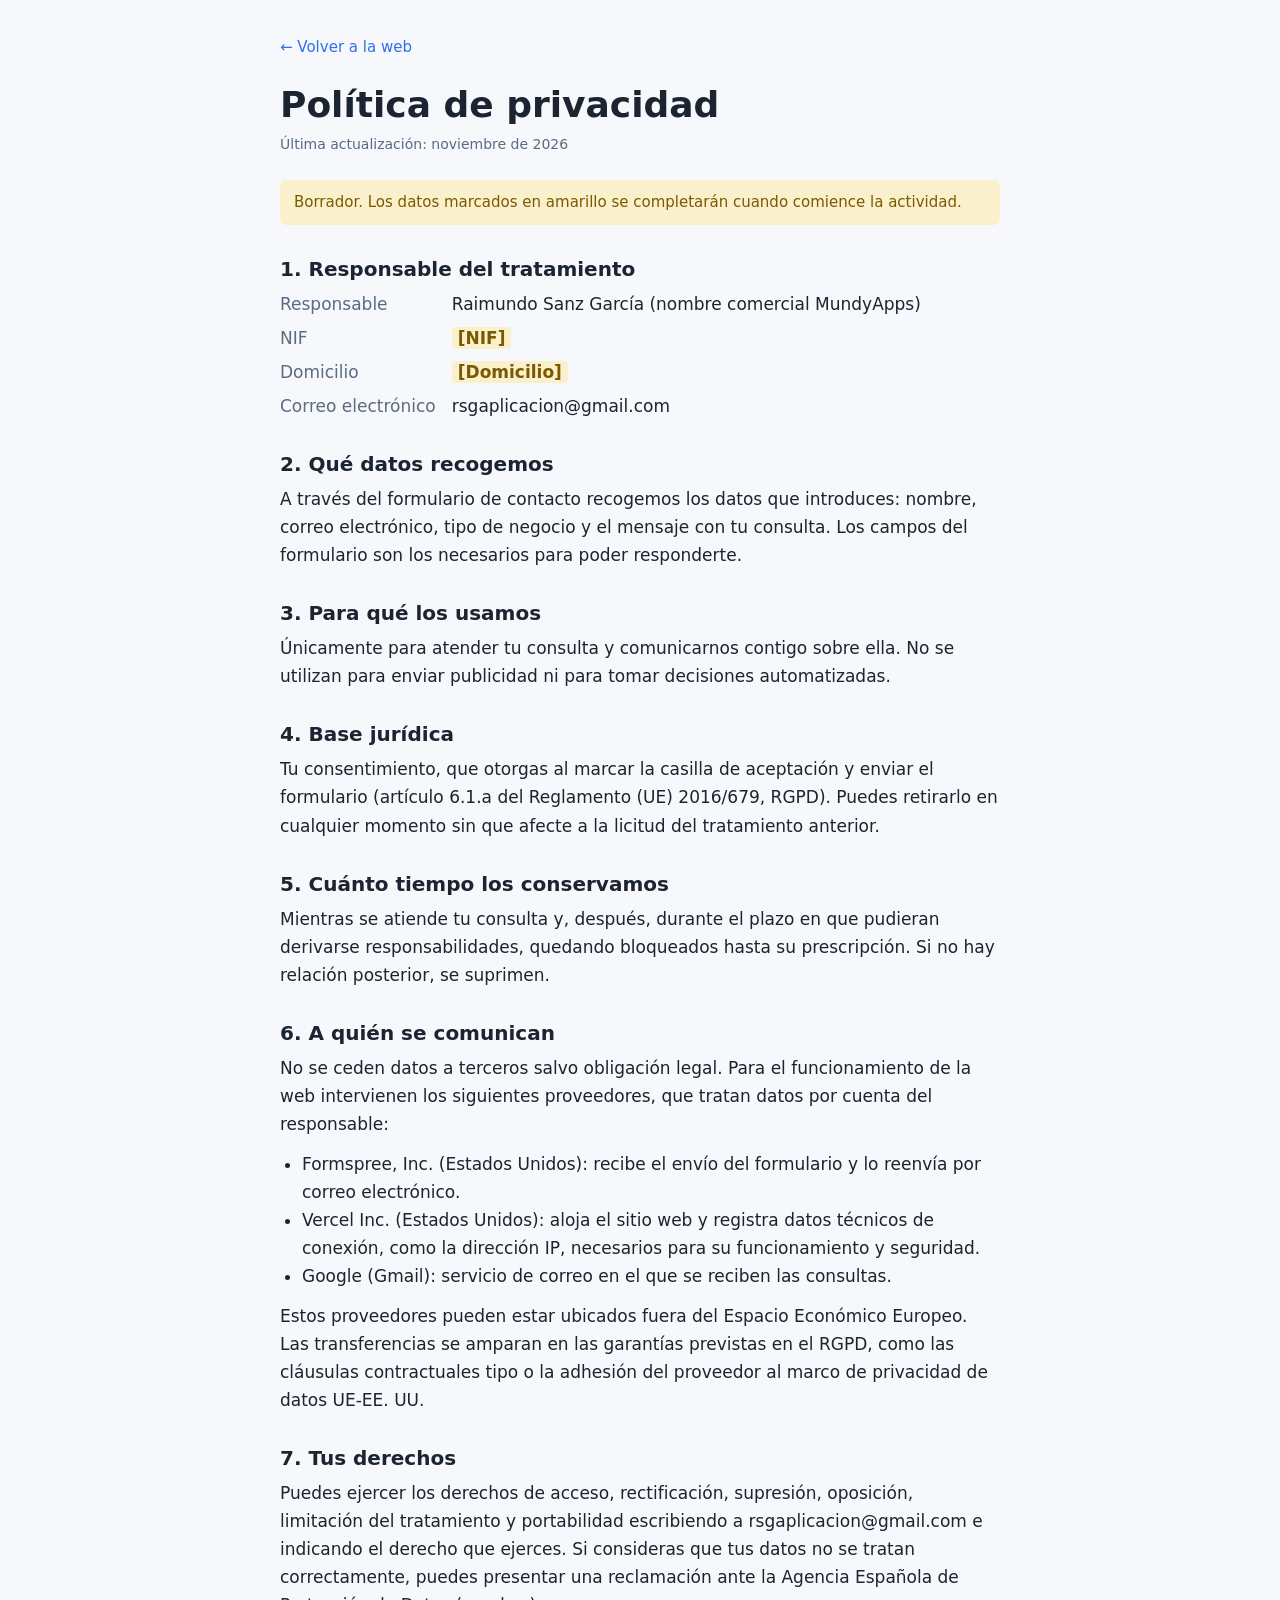
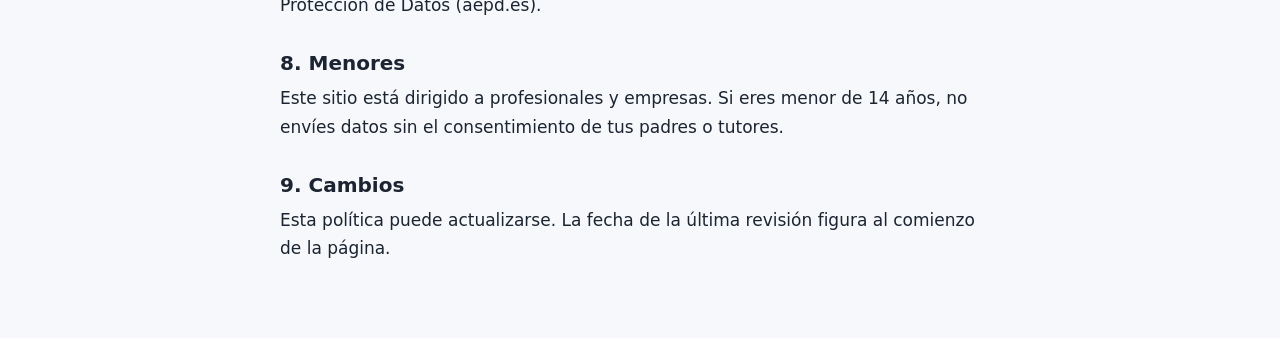
<file: privacidad.html>
<!doctype html>
<html lang="es">
<head>
<meta charset="utf-8">
<meta name="viewport" content="width=device-width,initial-scale=1">
<title>Política de privacidad | MundyApps</title>
<link rel="icon" type="image/png" href="favicon.png">
<link rel="stylesheet" href="legal.css">
</head>
<body>
<main>
<a class="back" href="./">← Volver a la web</a>
<h1>Política de privacidad</h1>
<p class="upd">Última actualización: noviembre de 2026</p>
<p class="note">Borrador. Los datos marcados en amarillo se completarán cuando comience la actividad.</p>

<h2>1. Responsable del tratamiento</h2>
<dl>
<dt>Responsable</dt><dd>Raimundo Sanz García (nombre comercial MundyApps)</dd>
<dt>NIF</dt><dd><span class="ph">[NIF]</span></dd>
<dt>Domicilio</dt><dd><span class="ph">[Domicilio]</span></dd>
<dt>Correo electrónico</dt><dd>rsgaplicacion@gmail.com</dd>
</dl>

<h2>2. Qué datos recogemos</h2>
<p>A través del formulario de contacto recogemos los datos que introduces: nombre, correo electrónico, tipo de negocio y el mensaje con tu consulta. Los campos del formulario son los necesarios para poder responderte.</p>

<h2>3. Para qué los usamos</h2>
<p>Únicamente para atender tu consulta y comunicarnos contigo sobre ella. No se utilizan para enviar publicidad ni para tomar decisiones automatizadas.</p>

<h2>4. Base jurídica</h2>
<p>Tu consentimiento, que otorgas al marcar la casilla de aceptación y enviar el formulario (artículo 6.1.a del Reglamento (UE) 2016/679, RGPD). Puedes retirarlo en cualquier momento sin que afecte a la licitud del tratamiento anterior.</p>

<h2>5. Cuánto tiempo los conservamos</h2>
<p>Mientras se atiende tu consulta y, después, durante el plazo en que pudieran derivarse responsabilidades, quedando bloqueados hasta su prescripción. Si no hay relación posterior, se suprimen.</p>

<h2>6. A quién se comunican</h2>
<p>No se ceden datos a terceros salvo obligación legal. Para el funcionamiento de la web intervienen los siguientes proveedores, que tratan datos por cuenta del responsable:</p>
<ul>
<li>Formspree, Inc. (Estados Unidos): recibe el envío del formulario y lo reenvía por correo electrónico.</li>
<li>Vercel Inc. (Estados Unidos): aloja el sitio web y registra datos técnicos de conexión, como la dirección IP, necesarios para su funcionamiento y seguridad.</li>
<li>Google (Gmail): servicio de correo en el que se reciben las consultas.</li>
</ul>
<p>Estos proveedores pueden estar ubicados fuera del Espacio Económico Europeo. Las transferencias se amparan en las garantías previstas en el RGPD, como las cláusulas contractuales tipo o la adhesión del proveedor al marco de privacidad de datos UE-EE. UU.</p>

<h2>7. Tus derechos</h2>
<p>Puedes ejercer los derechos de acceso, rectificación, supresión, oposición, limitación del tratamiento y portabilidad escribiendo a rsgaplicacion@gmail.com e indicando el derecho que ejerces. Si consideras que tus datos no se tratan correctamente, puedes presentar una reclamación ante la Agencia Española de Protección de Datos (aepd.es).</p>

<h2>8. Menores</h2>
<p>Este sitio está dirigido a profesionales y empresas. Si eres menor de 14 años, no envíes datos sin el consentimiento de tus padres o tutores.</p>

<h2>9. Cambios</h2>
<p>Esta política puede actualizarse. La fecha de la última revisión figura al comienzo de la página.</p>
</main>
</body>
</html>
</file>
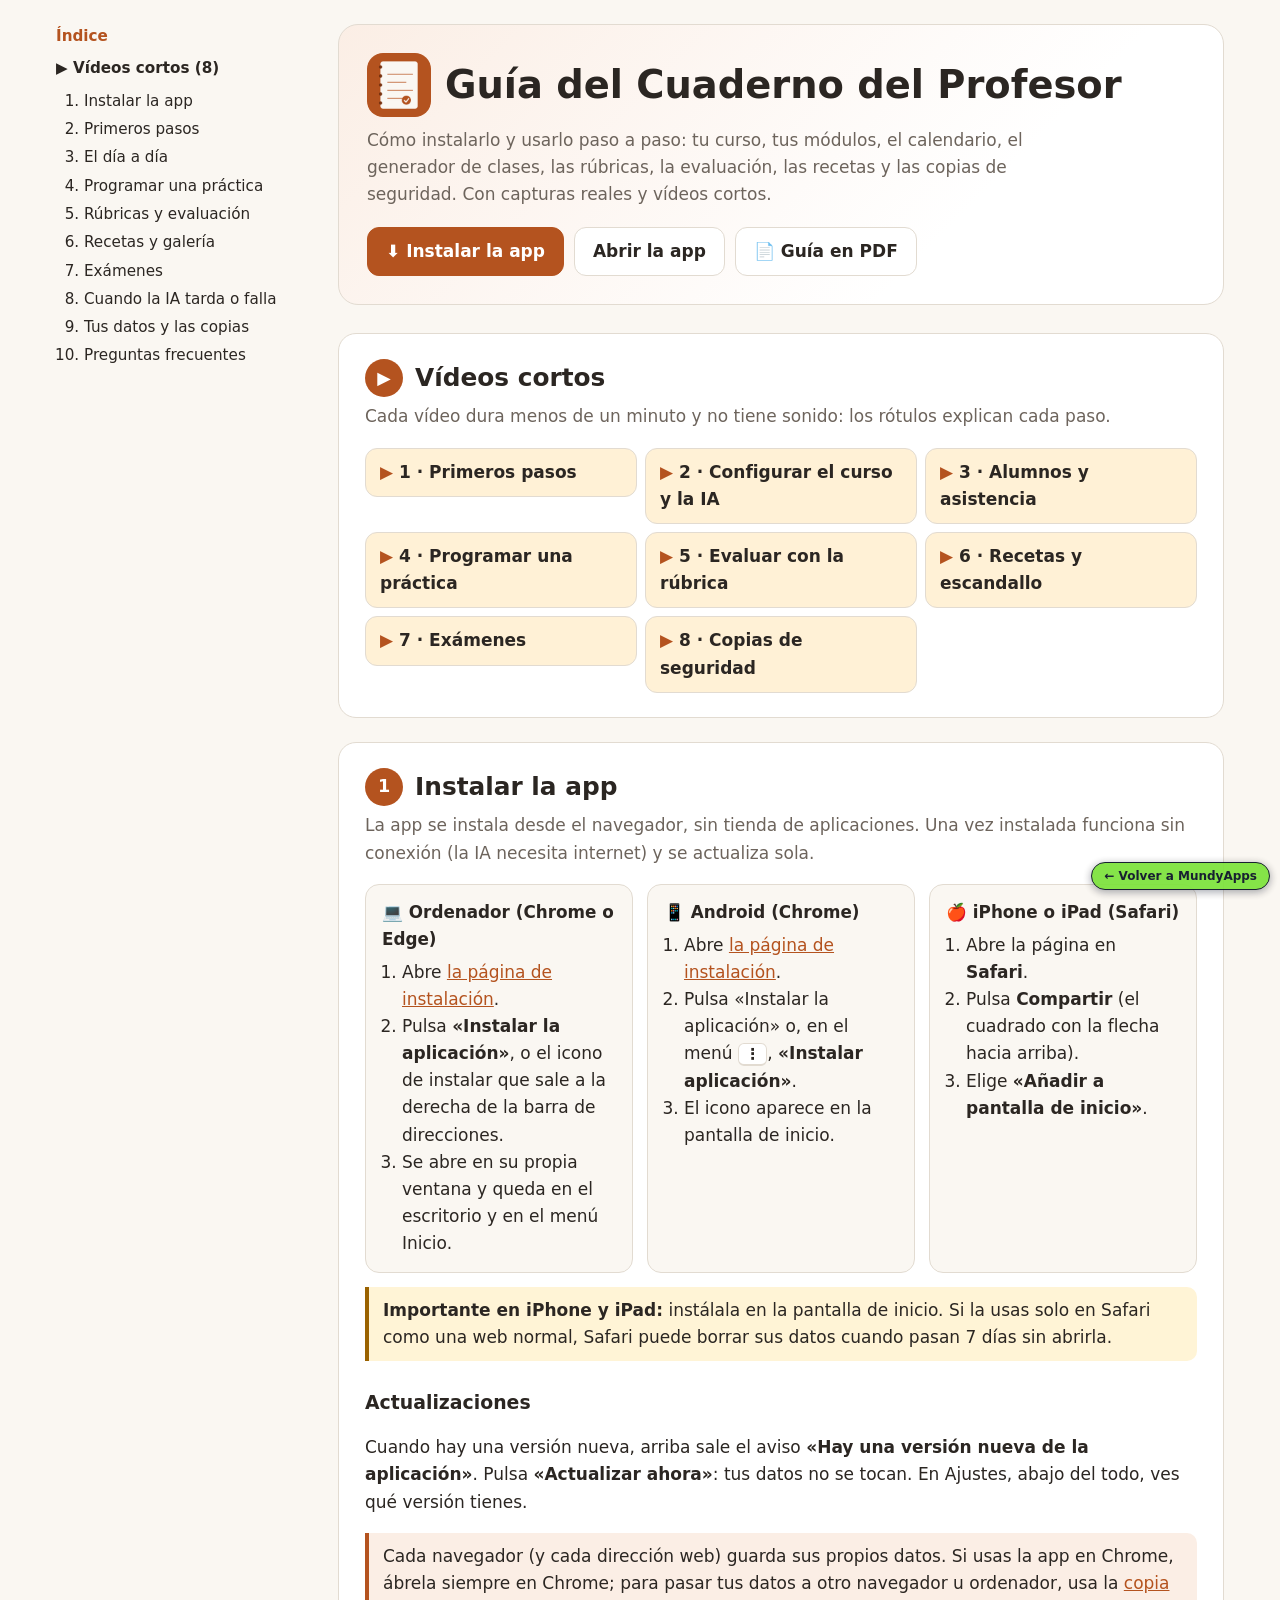
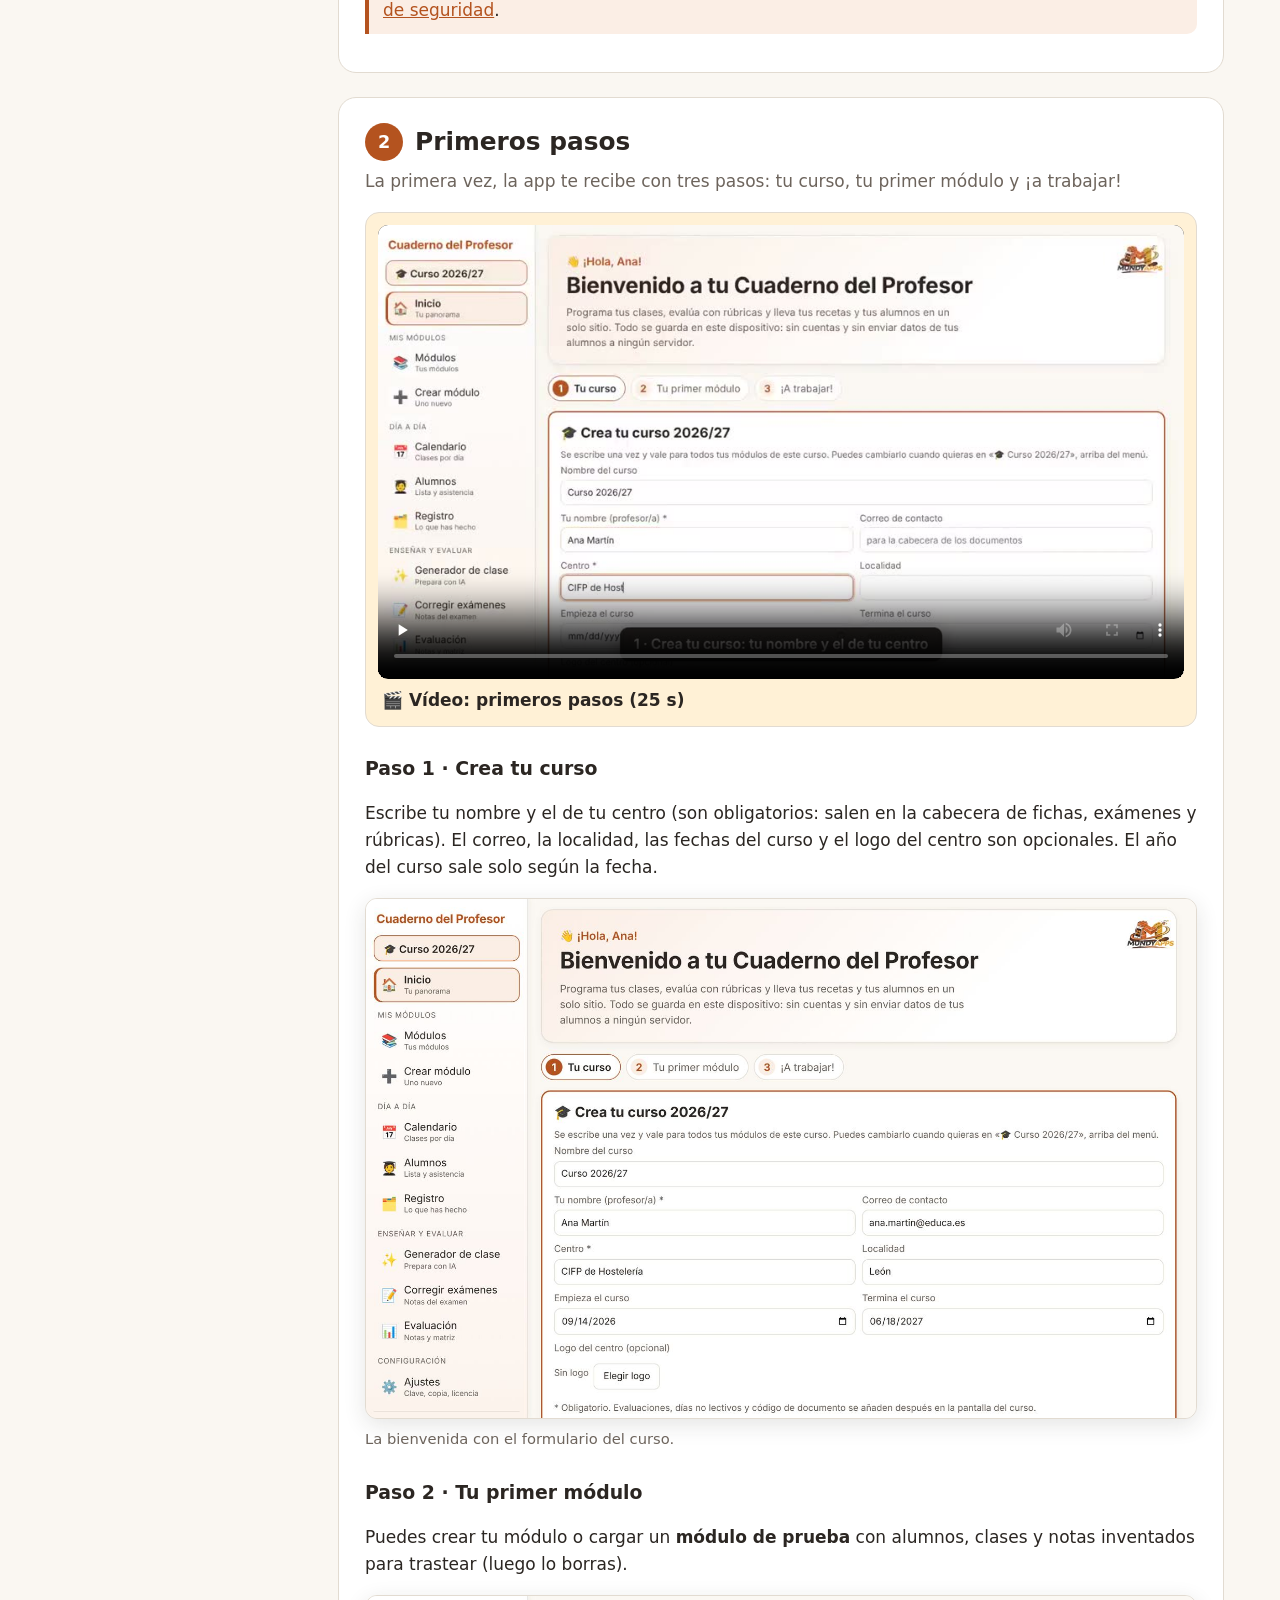
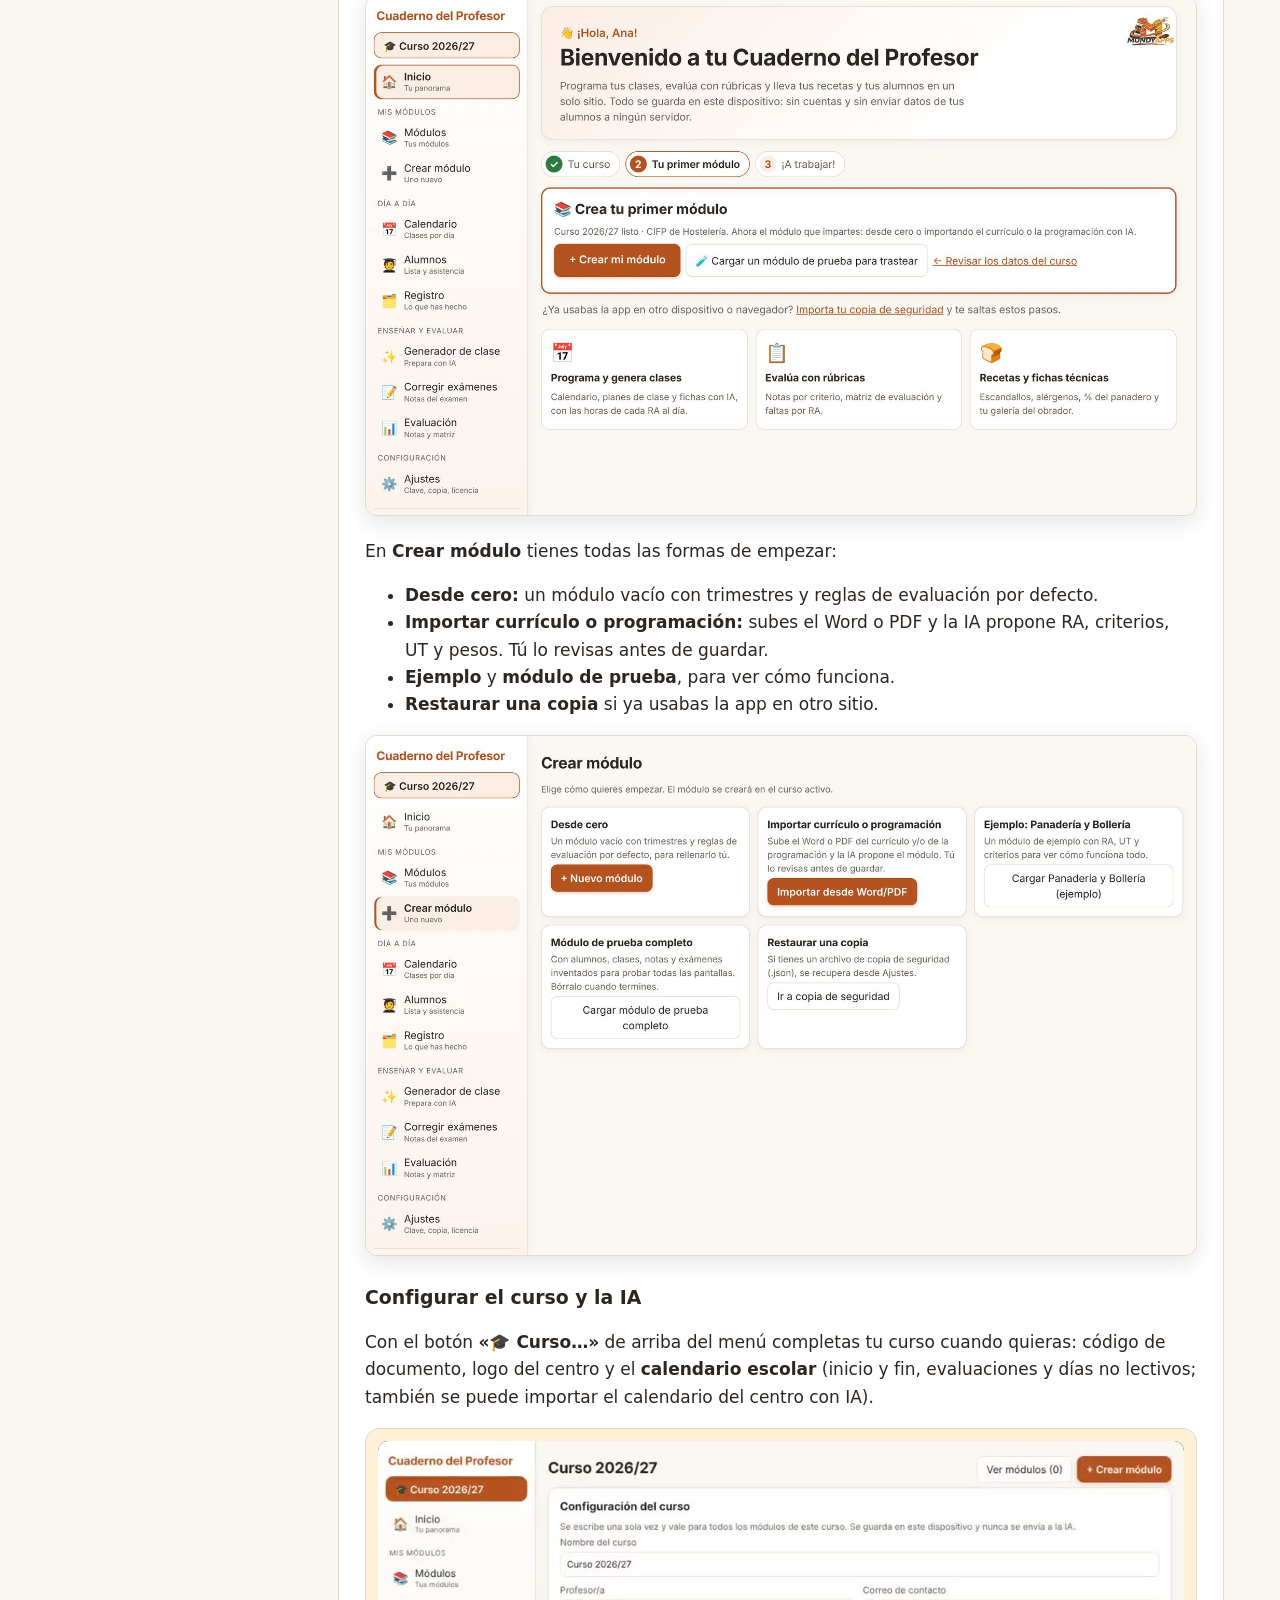
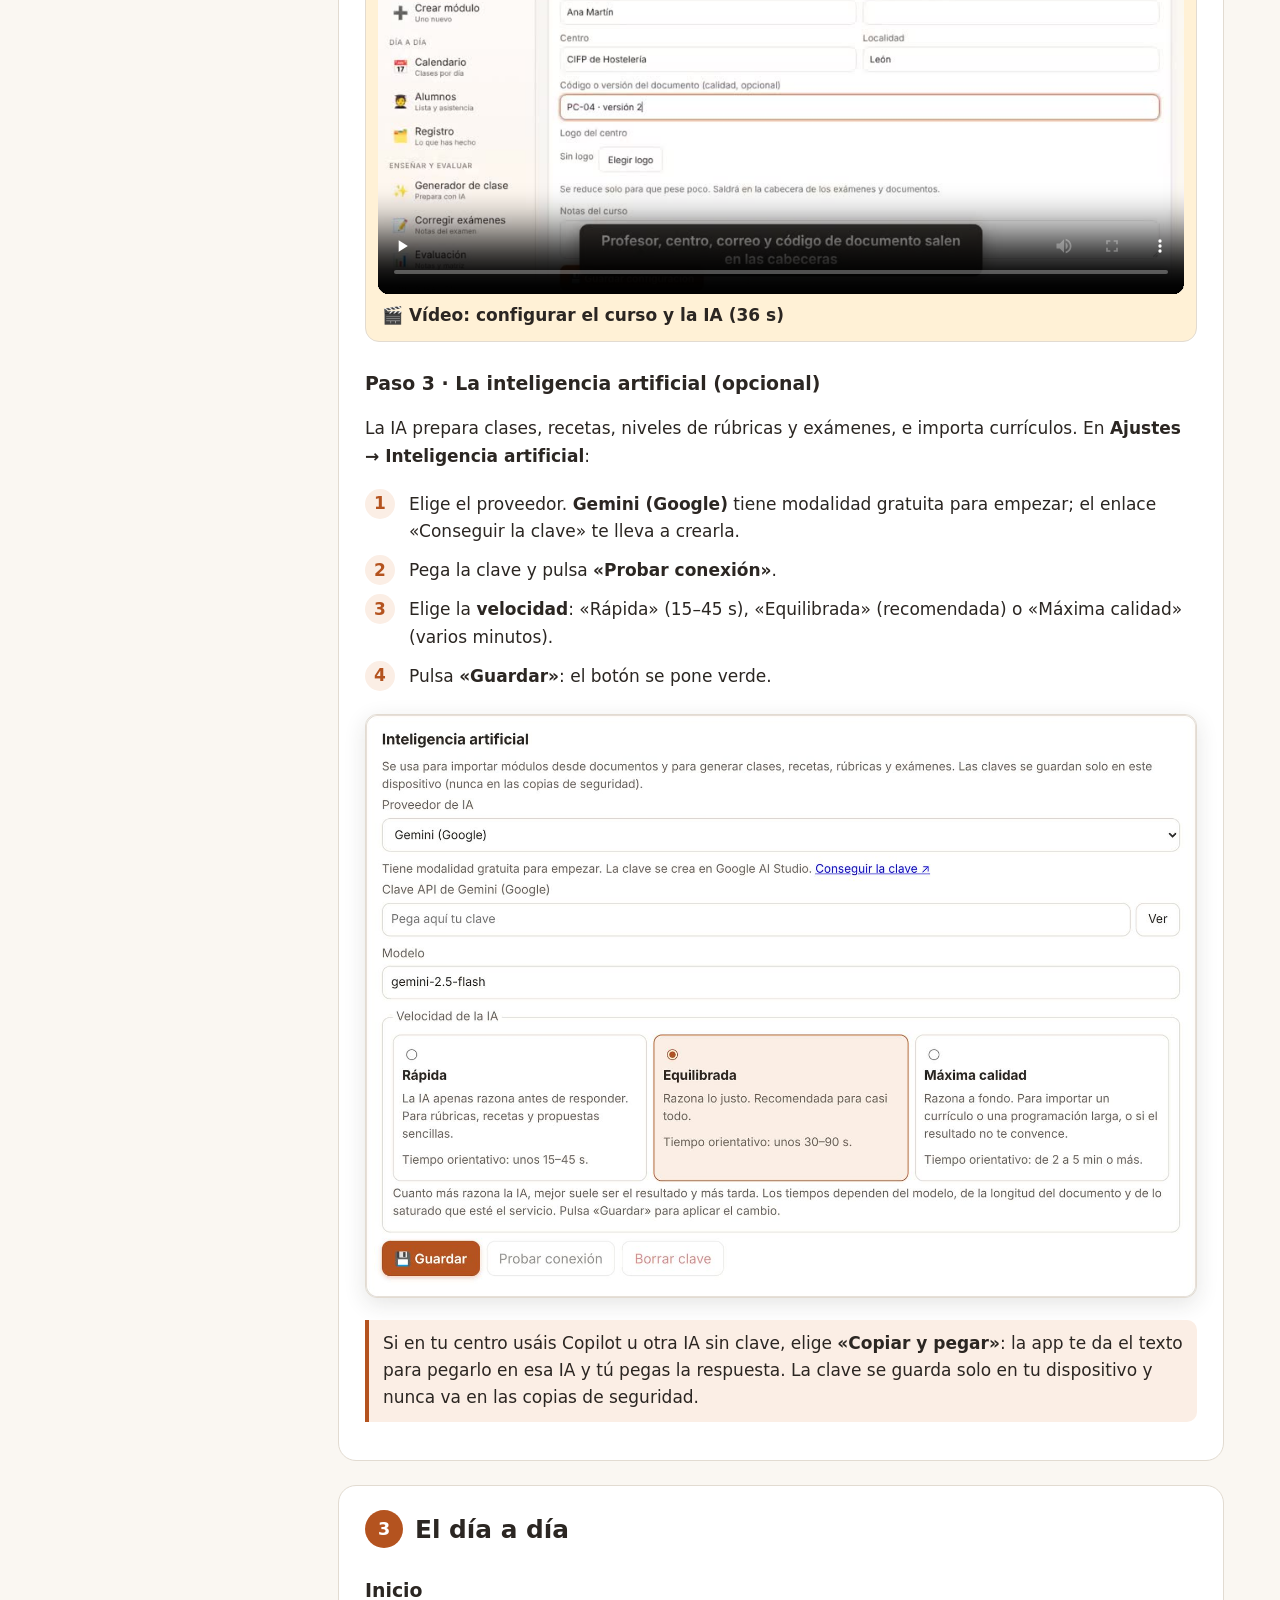
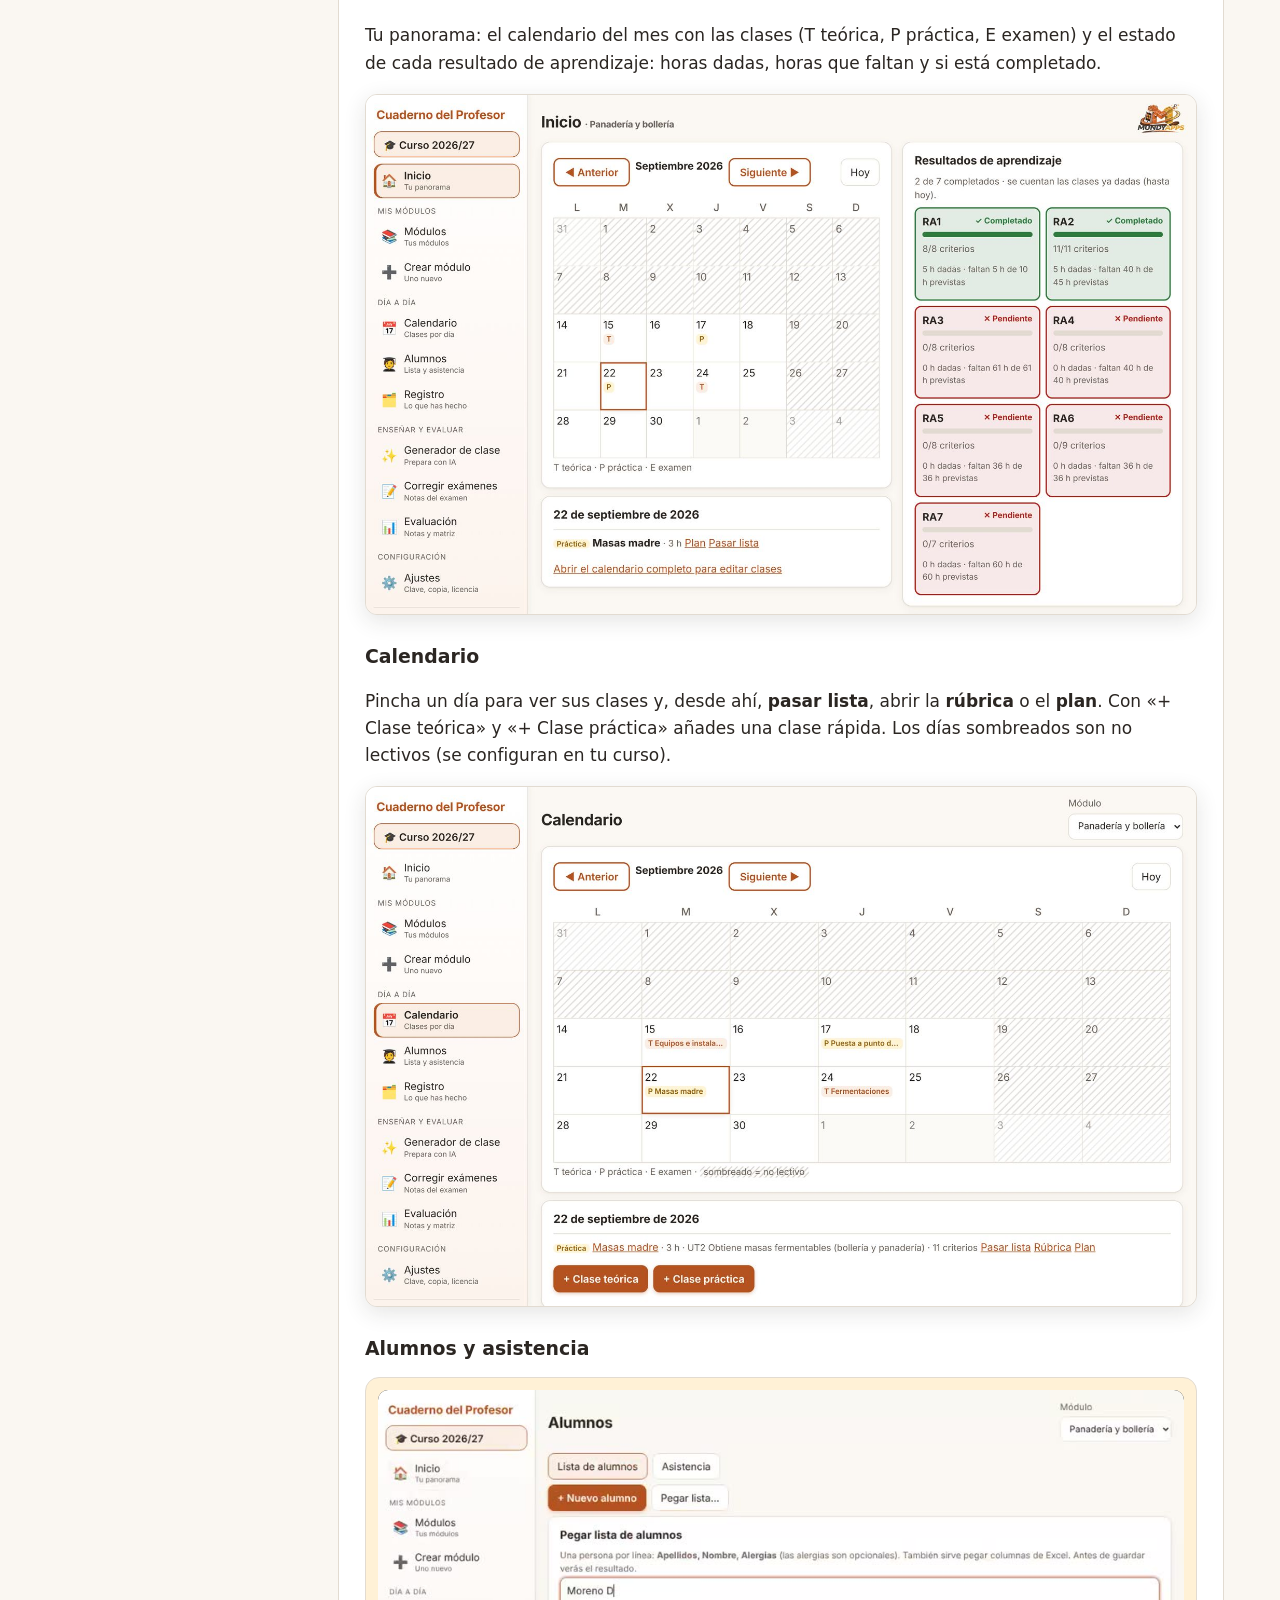
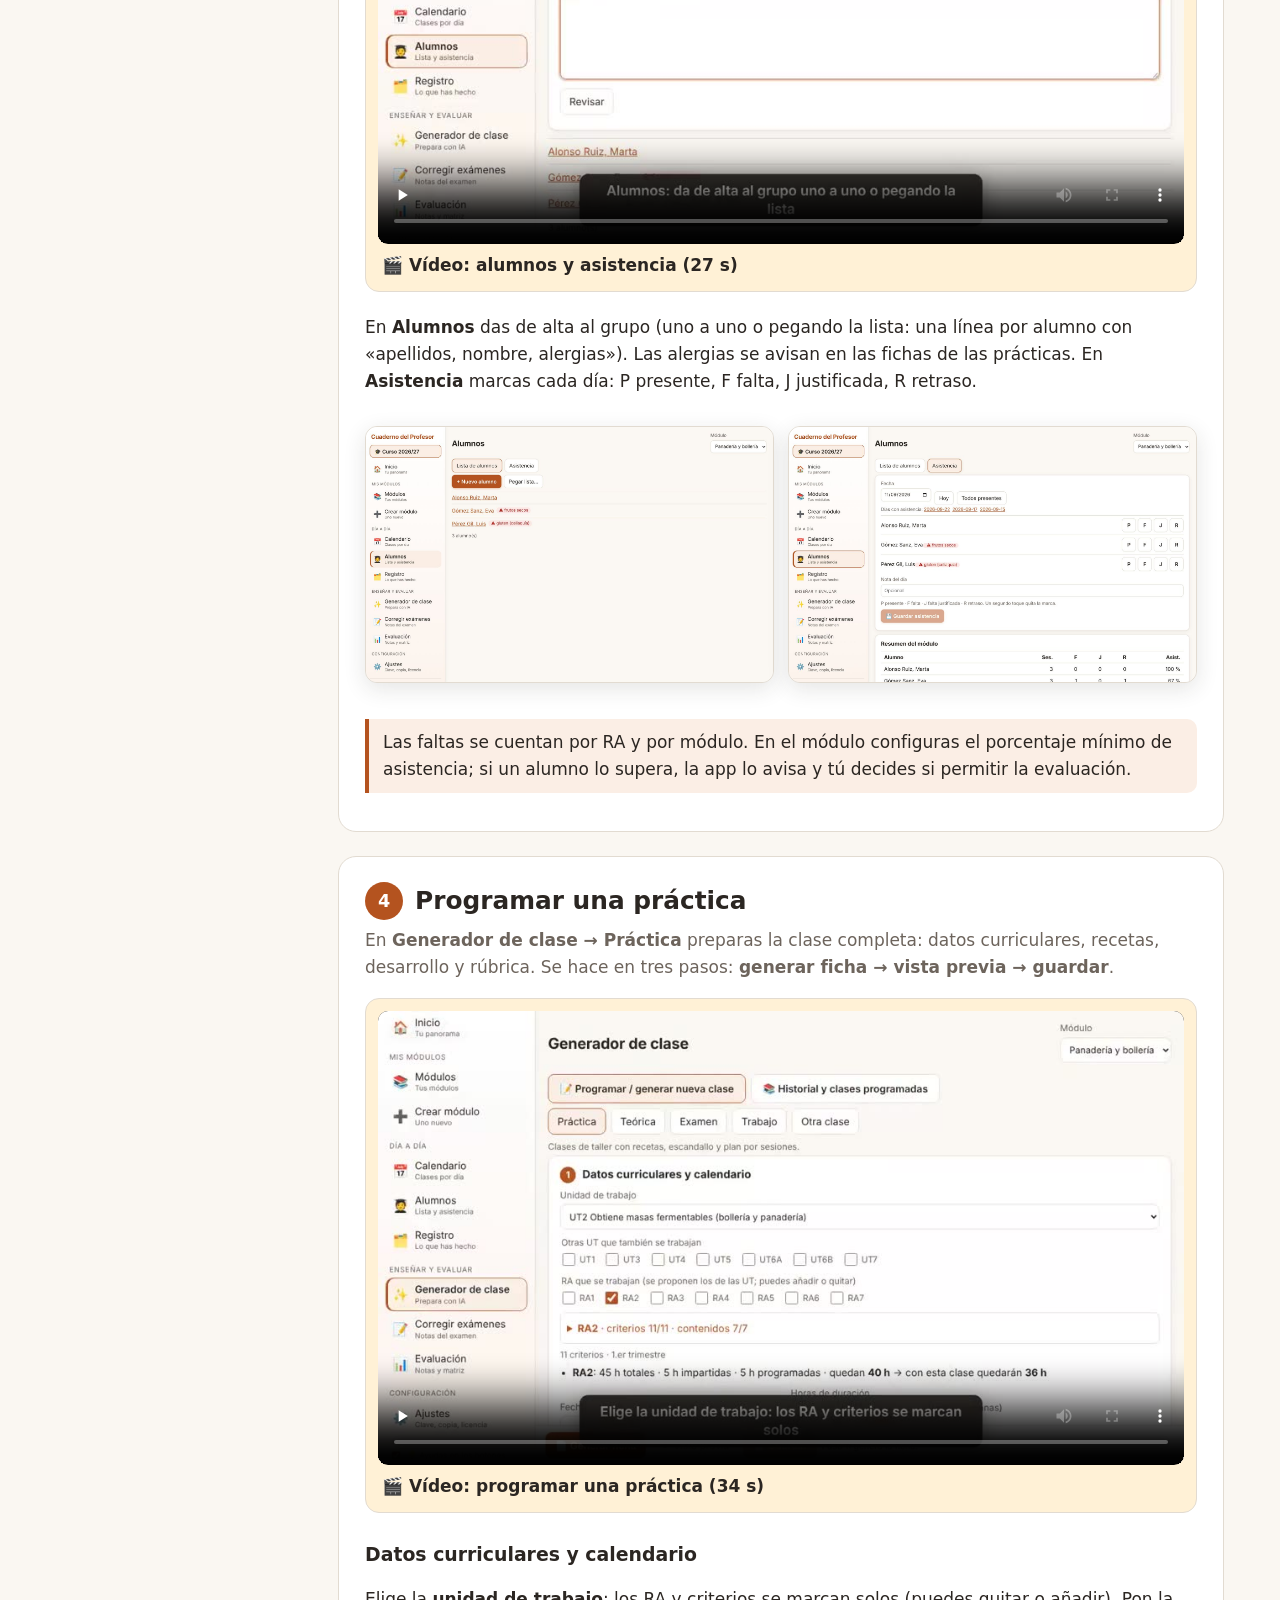
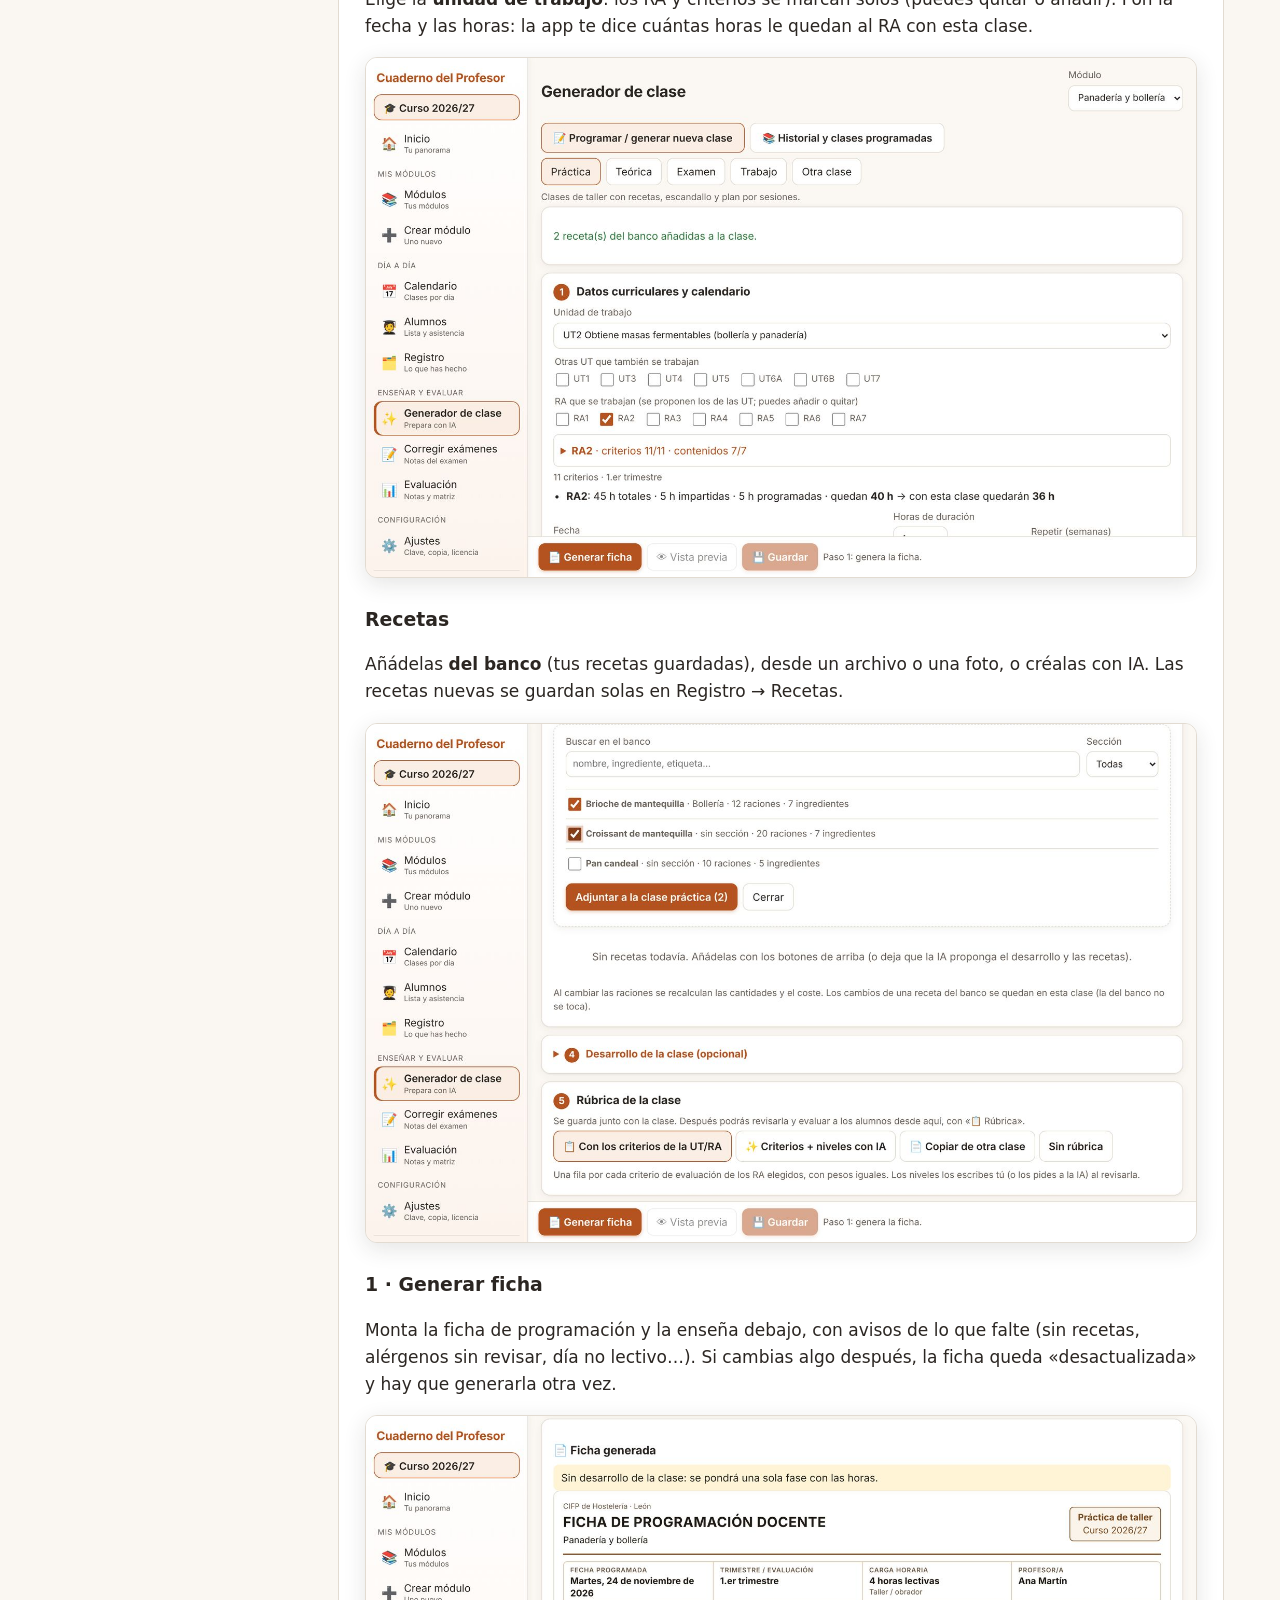
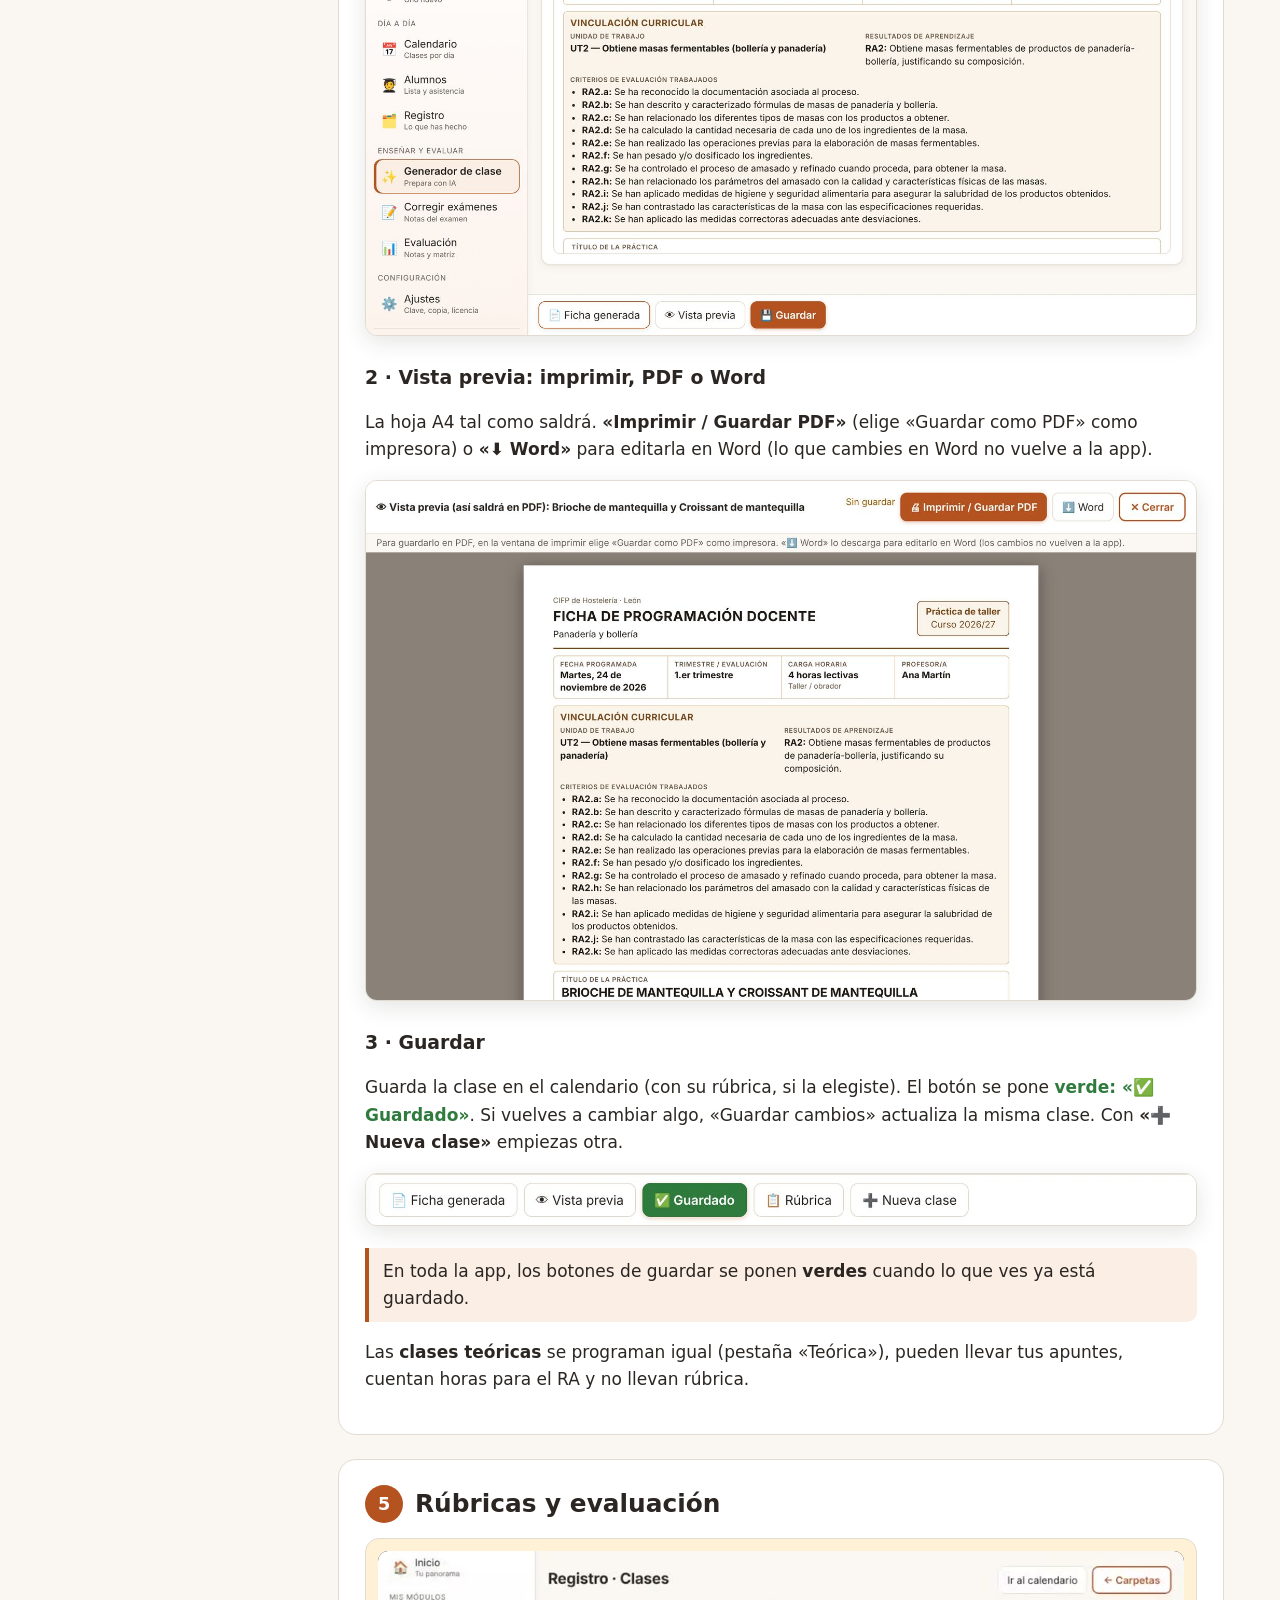
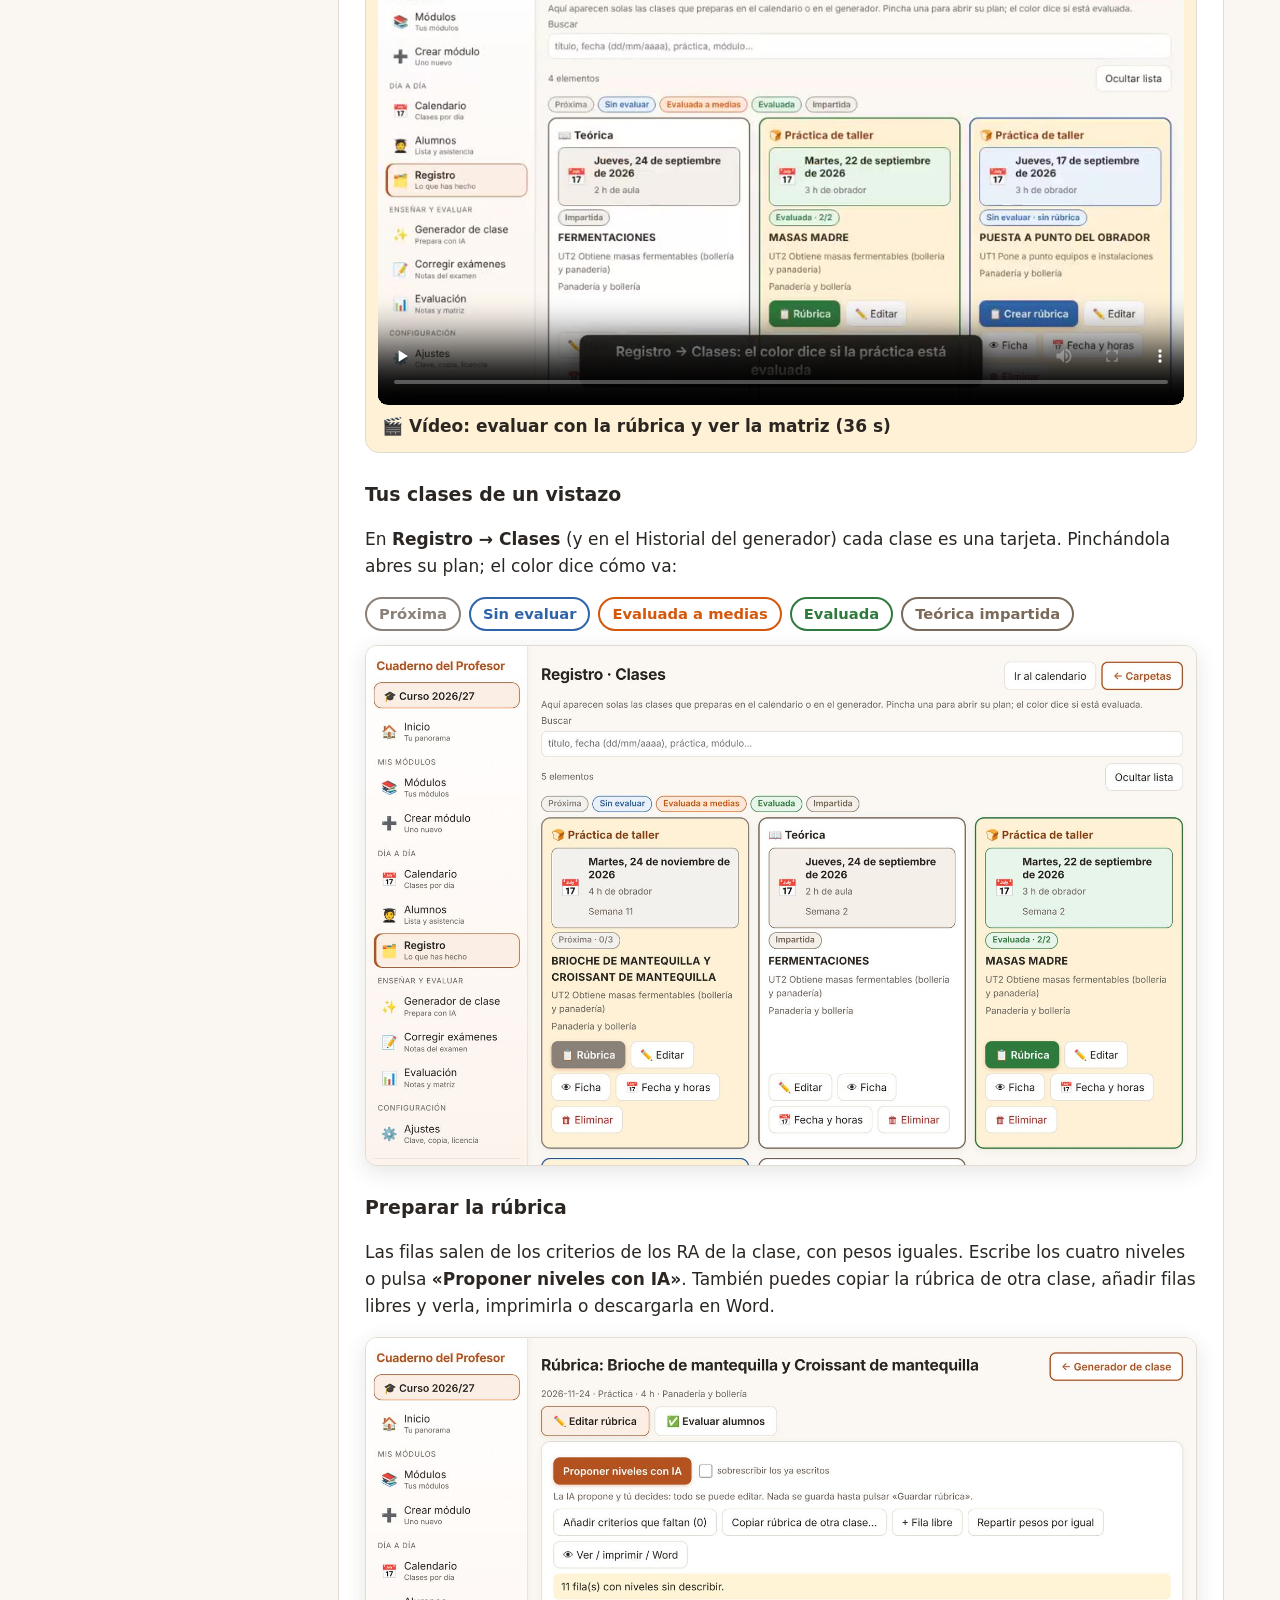
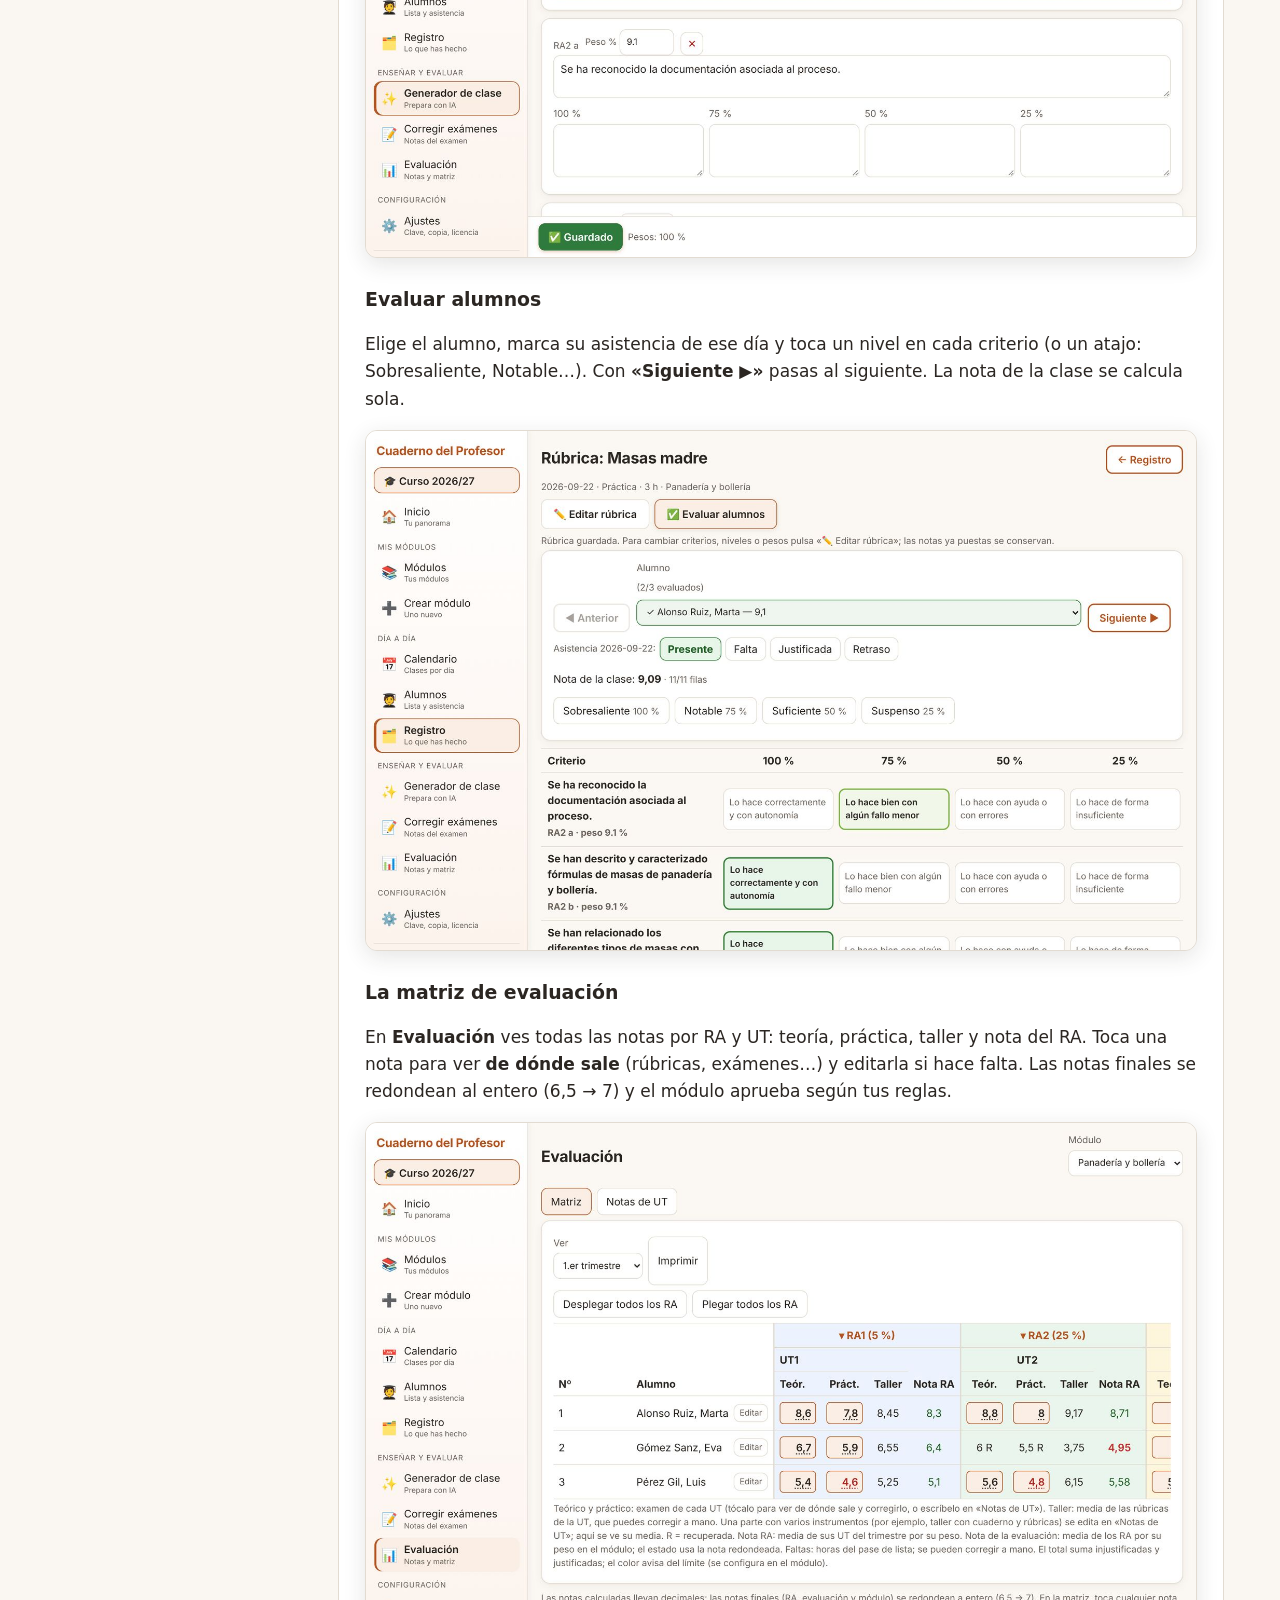
<file: cuaderno/ayuda.html>
<!doctype html>
<html lang="es">
<head>
<meta charset="utf-8" />
<meta name="viewport" content="width=device-width, initial-scale=1, viewport-fit=cover" />
<title>Guía del Cuaderno del Profesor</title>
<meta name="description" content="Cómo instalar y usar el Cuaderno del Profesor: curso, módulos, calendario, generador de clases, rúbricas, evaluación, recetas, exámenes y copias de seguridad." />
<meta name="theme-color" content="#b4531f" />
<link rel="icon" type="image/png" href="icons/icon-192.png" />
<style>
  :root { --fondo:#faf7f2; --sup:#fff; --texto:#2b2622; --suave:#6d645c; --borde:#e2dbd1; --acento:#b4531f; --acento-fondo:#fbeee5; --crema:#fff1d6; --ok:#2f7a3d; --aviso:#9a6200; --aviso-fondo:#fff4d6; }
  @media (prefers-color-scheme: dark) { :root { --fondo:#1d1a17; --sup:#28241f; --texto:#f1ebe3; --suave:#b3a99d; --borde:#413a32; --acento:#f0925c; --acento-fondo:#3a2a20; --crema:#3a2c18; --ok:#7cc98a; --aviso:#f0b84a; --aviso-fondo:#33291a; } }
  * { box-sizing: border-box; }
  html { scroll-behavior: smooth; scroll-padding-top: 16px; }
  body { margin: 0; background: var(--fondo); color: var(--texto); font: 17px/1.6 system-ui, -apple-system, 'Segoe UI', Roboto, sans-serif; }
  a { color: var(--acento); }
  .marco { display: grid; grid-template-columns: 250px minmax(0, 1fr); gap: 32px; max-width: 1200px; margin: 0 auto; padding: 24px 16px 80px; }
  nav.indice { position: sticky; top: 16px; align-self: start; max-height: calc(100vh - 32px); overflow: auto; font-size: .95rem; }
  nav.indice strong { display: block; margin: 0 0 8px; color: var(--acento); }
  nav.indice ol { margin: 0; padding-left: 28px; }
  nav.indice li { margin: 4px 0; }
  nav.indice .ir-videos { margin: 0 0 8px; font-weight: 600; }
  nav.indice a { color: var(--texto); text-decoration: none; }
  nav.indice a:hover { color: var(--acento); text-decoration: underline; }
  header.portada { background: linear-gradient(135deg, var(--acento-fondo), var(--sup) 70%); border: 1px solid var(--borde); border-radius: 20px; padding: 28px; margin-bottom: 28px; }
  header.portada .marca { display: flex; align-items: center; gap: 14px; }
  header.portada img { width: 64px; height: 64px; border-radius: 16px; }
  h1 { font-size: clamp(1.7rem, 4vw, 2.4rem); line-height: 1.15; margin: 0; }
  .lema { color: var(--suave); margin: 10px 0 0; max-width: 62ch; }
  .botones { display: flex; flex-wrap: wrap; gap: 10px; margin-top: 18px; }
  .boton { display: inline-flex; align-items: center; gap: 6px; min-height: 46px; padding: 10px 18px; border-radius: 12px; border: 1px solid var(--borde); background: var(--sup); color: var(--texto); text-decoration: none; font-weight: 600; }
  .boton.primario { background: var(--acento); border-color: var(--acento); color: #fff; }
  section { background: var(--sup); border: 1px solid var(--borde); border-radius: 18px; padding: 24px 26px; margin: 0 0 24px; }
  section > h2 { margin: 0 0 6px; font-size: 1.55rem; display: flex; align-items: center; gap: 12px; }
  section > h2 .num { flex: none; width: 38px; height: 38px; border-radius: 50%; background: var(--acento); color: #fff; display: inline-flex; align-items: center; justify-content: center; font-size: 1.1rem; }
  h3 { margin: 26px 0 6px; font-size: 1.18rem; }
  .intro { color: var(--suave); margin-top: 0; }
  figure { margin: 14px 0 22px; }
  figure img { display: block; width: 100%; height: auto; border: 1px solid var(--borde); border-radius: 12px; box-shadow: 0 6px 22px rgba(43, 38, 34, .12); background: #fff; }
  figure img.pequena { width: auto; max-width: 100%; }
  figcaption { color: var(--suave); font-size: .92rem; margin-top: 8px; }
  .video { margin: 14px 0 22px; background: var(--crema); border: 1px solid var(--borde); border-radius: 14px; padding: 12px; }
  .video video { display: block; width: 100%; height: auto; border-radius: 10px; background: #000; }
  .video p { margin: 8px 4px 0; font-weight: 600; }
  .pasos { counter-reset: paso; list-style: none; padding: 0; margin: 10px 0 16px; }
  .pasos > li { counter-increment: paso; position: relative; padding: 4px 0 8px 44px; }
  .pasos > li::before { content: counter(paso); position: absolute; left: 0; top: 2px; width: 30px; height: 30px; border-radius: 50%; background: var(--acento-fondo); color: var(--acento); font-weight: 700; display: flex; align-items: center; justify-content: center; }
  .rejilla { display: grid; grid-template-columns: repeat(auto-fit, minmax(240px, 1fr)); gap: 14px; margin: 12px 0; }
  .caja { border: 1px solid var(--borde); border-radius: 14px; padding: 14px 16px; background: var(--fondo); }
  .caja h4 { margin: 0 0 6px; font-size: 1.05rem; }
  .caja ol, .caja ul { margin: 0; padding-left: 20px; }
  .nota { border-left: 4px solid var(--acento); background: var(--acento-fondo); padding: 10px 14px; border-radius: 0 10px 10px 0; margin: 14px 0; }
  .aviso { border-left: 4px solid var(--aviso); background: var(--aviso-fondo); padding: 10px 14px; border-radius: 0 10px 10px 0; margin: 14px 0; }
  .colores { display: flex; flex-wrap: wrap; gap: 8px; margin: 8px 0 14px; padding: 0; list-style: none; }
  .colores li { padding: 3px 12px; border-radius: 999px; border: 2px solid; font-weight: 600; font-size: .92rem; }
  kbd { font: 600 .9em system-ui, sans-serif; border: 1px solid var(--borde); border-bottom-width: 2px; border-radius: 6px; padding: 1px 6px; background: var(--sup); }
  .lista-videos { list-style: none; padding: 0; margin: 8px 0 0; display: grid; grid-template-columns: repeat(auto-fill, minmax(220px, 1fr)); gap: 8px; }
  .lista-videos a { display: block; padding: 10px 14px; border-radius: 12px; background: var(--crema); border: 1px solid var(--borde); color: var(--texto); text-decoration: none; font-weight: 600; }
  .lista-videos a::before { content: '▶ '; color: var(--acento); }
  details { border: 1px solid var(--borde); border-radius: 12px; padding: 10px 14px; margin: 8px 0; background: var(--fondo); }
  details summary { cursor: pointer; font-weight: 600; }
  footer { color: var(--suave); font-size: .9rem; text-align: center; margin-top: 30px; }
  @media (max-width: 900px) {
    .marco { grid-template-columns: 1fr; gap: 16px; }
    nav.indice { position: static; max-height: none; background: var(--sup); border: 1px solid var(--borde); border-radius: 16px; padding: 14px 16px; }
    section { padding: 18px 16px; }
  }
  @media print {
    body { background: #fff; color: #000; font-size: 11pt; }
    .marco { display: block; padding: 0; }
    nav.indice, .botones, .video, .solo-pantalla { display: none !important; }
    header.portada, section { border: none; box-shadow: none; padding: 0; margin: 0 0 14pt; background: none; }
    section { break-before: page; }
    section#instalar { break-before: auto; }
    figure { break-inside: avoid; }
    figure img { box-shadow: none; max-height: 125mm; width: auto; max-width: 100%; }
    .solo-papel { display: block !important; }
    a { color: #000; }
  }
  .solo-papel { display: none; }
</style>
</head>
<body>
<div class="marco">
  <nav class="indice" aria-label="Índice">
    <strong>Índice</strong>
    <p class="ir-videos"><a href="#videos">▶ Vídeos cortos (8)</a></p>
    <ol>
      <li><a href="#instalar">Instalar la app</a></li>
      <li><a href="#primeros-pasos">Primeros pasos</a></li>
      <li><a href="#dia-a-dia">El día a día</a></li>
      <li><a href="#practica">Programar una práctica</a></li>
      <li><a href="#evaluar">Rúbricas y evaluación</a></li>
      <li><a href="#recetas">Recetas y galería</a></li>
      <li><a href="#examenes">Exámenes</a></li>
      <li><a href="#ia">Cuando la IA tarda o falla</a></li>
      <li><a href="#copias">Tus datos y las copias</a></li>
      <li><a href="#preguntas">Preguntas frecuentes</a></li>
    </ol>
  </nav>

  <main>
    <header class="portada">
      <div class="marca">
        <img src="icons/icon-192.png" alt="" width="64" height="64" />
        <div>
          <h1>Guía del Cuaderno del Profesor</h1>
        </div>
      </div>
      <p class="lema">Cómo instalarlo y usarlo paso a paso: tu curso, tus módulos, el calendario, el generador de clases, las rúbricas, la evaluación, las recetas y las copias de seguridad. Con capturas reales y vídeos cortos.</p>
      <div class="botones">
        <a class="boton primario" href="descargar.html">⬇️ Instalar la app</a>
        <a class="boton" href="./">Abrir la app</a>
        <a class="boton" href="ayuda/guia-cuaderno-profesor.pdf" download>📄 Guía en PDF</a>
      </div>
      <p class="solo-papel">Versión en línea con vídeos: web-rsg.vercel.app/cuaderno/ayuda.html</p>
    </header>

    <section id="videos" class="solo-pantalla">
      <h2><span class="num">▶</span> Vídeos cortos</h2>
      <p class="intro">Cada vídeo dura menos de un minuto y no tiene sonido: los rótulos explican cada paso.</p>
      <ul class="lista-videos">
        <li><a href="#primeros-pasos">1 · Primeros pasos</a></li>
        <li><a href="#configurar">2 · Configurar el curso y la IA</a></li>
        <li><a href="#dia-a-dia">3 · Alumnos y asistencia</a></li>
        <li><a href="#practica">4 · Programar una práctica</a></li>
        <li><a href="#evaluar">5 · Evaluar con la rúbrica</a></li>
        <li><a href="#recetas">6 · Recetas y escandallo</a></li>
        <li><a href="#examenes">7 · Exámenes</a></li>
        <li><a href="#copias">8 · Copias de seguridad</a></li>
      </ul>
    </section>

    <!-- 1 -->
    <section id="instalar">
      <h2><span class="num">1</span> Instalar la app</h2>
      <p class="intro">La app se instala desde el navegador, sin tienda de aplicaciones. Una vez instalada funciona sin conexión (la IA necesita internet) y se actualiza sola.</p>
      <div class="rejilla">
        <div class="caja">
          <h4>💻 Ordenador (Chrome o Edge)</h4>
          <ol>
            <li>Abre <a href="descargar.html">la página de instalación</a>.</li>
            <li>Pulsa <strong>«Instalar la aplicación»</strong>, o el icono de instalar que sale a la derecha de la barra de direcciones.</li>
            <li>Se abre en su propia ventana y queda en el escritorio y en el menú Inicio.</li>
          </ol>
        </div>
        <div class="caja">
          <h4>📱 Android (Chrome)</h4>
          <ol>
            <li>Abre <a href="descargar.html">la página de instalación</a>.</li>
            <li>Pulsa «Instalar la aplicación» o, en el menú <kbd>⋮</kbd>, <strong>«Instalar aplicación»</strong>.</li>
            <li>El icono aparece en la pantalla de inicio.</li>
          </ol>
        </div>
        <div class="caja">
          <h4>🍎 iPhone o iPad (Safari)</h4>
          <ol>
            <li>Abre la página en <strong>Safari</strong>.</li>
            <li>Pulsa <strong>Compartir</strong> (el cuadrado con la flecha hacia arriba).</li>
            <li>Elige <strong>«Añadir a pantalla de inicio»</strong>.</li>
          </ol>
        </div>
      </div>
      <div class="aviso"><strong>Importante en iPhone y iPad:</strong> instálala en la pantalla de inicio. Si la usas solo en Safari como una web normal, Safari puede borrar sus datos cuando pasan 7 días sin abrirla.</div>
      <h3>Actualizaciones</h3>
      <p>Cuando hay una versión nueva, arriba sale el aviso <strong>«Hay una versión nueva de la aplicación»</strong>. Pulsa <strong>«Actualizar ahora»</strong>: tus datos no se tocan. En Ajustes, abajo del todo, ves qué versión tienes.</p>
      <div class="nota">Cada navegador (y cada dirección web) guarda sus propios datos. Si usas la app en Chrome, ábrela siempre en Chrome; para pasar tus datos a otro navegador u ordenador, usa la <a href="#copias">copia de seguridad</a>.</div>
    </section>

    <!-- 2 -->
    <section id="primeros-pasos">
      <h2><span class="num">2</span> Primeros pasos</h2>
      <p class="intro">La primera vez, la app te recibe con tres pasos: tu curso, tu primer módulo y ¡a trabajar!</p>
      <div class="video">
        <video controls preload="none" poster="ayuda/video/1-primeros-pasos.jpg" src="ayuda/video/1-primeros-pasos.mp4" playsinline></video>
        <p>🎬 Vídeo: primeros pasos (25 s)</p>
      </div>
      <h3>Paso 1 · Crea tu curso</h3>
      <p>Escribe tu nombre y el de tu centro (son obligatorios: salen en la cabecera de fichas, exámenes y rúbricas). El correo, la localidad, las fechas del curso y el logo del centro son opcionales. El año del curso sale solo según la fecha.</p>
      <figure><img src="ayuda/img/01-bienvenida.jpg" alt="Pantalla de bienvenida con el formulario «Crea tu curso 2026/27»" loading="lazy" /><figcaption>La bienvenida con el formulario del curso.</figcaption></figure>
      <h3>Paso 2 · Tu primer módulo</h3>
      <p>Puedes crear tu módulo o cargar un <strong>módulo de prueba</strong> con alumnos, clases y notas inventados para trastear (luego lo borras).</p>
      <figure><img src="ayuda/img/02-primer-modulo.jpg" alt="Paso 2 de la bienvenida: crear el primer módulo" loading="lazy" /></figure>
      <p>En <strong>Crear módulo</strong> tienes todas las formas de empezar:</p>
      <ul>
        <li><strong>Desde cero:</strong> un módulo vacío con trimestres y reglas de evaluación por defecto.</li>
        <li><strong>Importar currículo o programación:</strong> subes el Word o PDF y la IA propone RA, criterios, UT y pesos. Tú lo revisas antes de guardar.</li>
        <li><strong>Ejemplo</strong> y <strong>módulo de prueba</strong>, para ver cómo funciona.</li>
        <li><strong>Restaurar una copia</strong> si ya usabas la app en otro sitio.</li>
      </ul>
      <figure><img src="ayuda/img/03-crear-modulo.jpg" alt="Pantalla Crear módulo con las distintas opciones" loading="lazy" /></figure>
      <h3 id="configurar">Configurar el curso y la IA</h3>
      <p>Con el botón <strong>«🎓 Curso…»</strong> de arriba del menú completas tu curso cuando quieras: código de documento, logo del centro y el <strong>calendario escolar</strong> (inicio y fin, evaluaciones y días no lectivos; también se puede importar el calendario del centro con IA).</p>
      <div class="video">
        <video controls preload="none" poster="ayuda/video/5-configuracion-ia.jpg" src="ayuda/video/5-configuracion-ia.mp4" playsinline></video>
        <p>🎬 Vídeo: configurar el curso y la IA (36 s)</p>
      </div>
      <h3>Paso 3 · La inteligencia artificial (opcional)</h3>
      <p>La IA prepara clases, recetas, niveles de rúbricas y exámenes, e importa currículos. En <strong>Ajustes → Inteligencia artificial</strong>:</p>
      <ol class="pasos">
        <li>Elige el proveedor. <strong>Gemini (Google)</strong> tiene modalidad gratuita para empezar; el enlace «Conseguir la clave» te lleva a crearla.</li>
        <li>Pega la clave y pulsa <strong>«Probar conexión»</strong>.</li>
        <li>Elige la <strong>velocidad</strong>: «Rápida» (15–45 s), «Equilibrada» (recomendada) o «Máxima calidad» (varios minutos).</li>
        <li>Pulsa <strong>«Guardar»</strong>: el botón se pone verde.</li>
      </ol>
      <figure><img src="ayuda/img/04-ajustes-ia.jpg" alt="Ajustes de inteligencia artificial: proveedor, clave, modelo y velocidad" loading="lazy" /></figure>
      <div class="nota">Si en tu centro usáis Copilot u otra IA sin clave, elige <strong>«Copiar y pegar»</strong>: la app te da el texto para pegarlo en esa IA y tú pegas la respuesta. La clave se guarda solo en tu dispositivo y nunca va en las copias de seguridad.</div>
    </section>

    <!-- 3 -->
    <section id="dia-a-dia">
      <h2><span class="num">3</span> El día a día</h2>
      <h3>Inicio</h3>
      <p>Tu panorama: el calendario del mes con las clases (T teórica, P práctica, E examen) y el estado de cada resultado de aprendizaje: horas dadas, horas que faltan y si está completado.</p>
      <figure><img src="ayuda/img/06-inicio.jpg" alt="Pantalla de inicio con calendario y estado de los RA" loading="lazy" /></figure>
      <h3>Calendario</h3>
      <p>Pincha un día para ver sus clases y, desde ahí, <strong>pasar lista</strong>, abrir la <strong>rúbrica</strong> o el <strong>plan</strong>. Con «+ Clase teórica» y «+ Clase práctica» añades una clase rápida. Los días sombreados son no lectivos (se configuran en tu curso).</p>
      <figure><img src="ayuda/img/07-calendario.jpg" alt="Calendario del mes con las clases y el detalle del día" loading="lazy" /></figure>
      <h3>Alumnos y asistencia</h3>
      <div class="video">
        <video controls preload="none" poster="ayuda/video/7-alumnos-asistencia.jpg" src="ayuda/video/7-alumnos-asistencia.mp4" playsinline></video>
        <p>🎬 Vídeo: alumnos y asistencia (27 s)</p>
      </div>
      <p>En <strong>Alumnos</strong> das de alta al grupo (uno a uno o pegando la lista: una línea por alumno con «apellidos, nombre, alergias»). Las alergias se avisan en las fichas de las prácticas. En <strong>Asistencia</strong> marcas cada día: P presente, F falta, J justificada, R retraso.</p>
      <div class="rejilla">
        <figure><img src="ayuda/img/08-alumnos.jpg" alt="Lista de alumnos con avisos de alergias" loading="lazy" /></figure>
        <figure><img src="ayuda/img/09-pasar-lista.jpg" alt="Pasar lista con los botones P F J R" loading="lazy" /></figure>
      </div>
      <div class="nota">Las faltas se cuentan por RA y por módulo. En el módulo configuras el porcentaje mínimo de asistencia; si un alumno lo supera, la app lo avisa y tú decides si permitir la evaluación.</div>
    </section>

    <!-- 4 -->
    <section id="practica">
      <h2><span class="num">4</span> Programar una práctica</h2>
      <p class="intro">En <strong>Generador de clase → Práctica</strong> preparas la clase completa: datos curriculares, recetas, desarrollo y rúbrica. Se hace en tres pasos: <strong>generar ficha → vista previa → guardar</strong>.</p>
      <div class="video">
        <video controls preload="none" poster="ayuda/video/2-programar-practica.jpg" src="ayuda/video/2-programar-practica.mp4" playsinline></video>
        <p>🎬 Vídeo: programar una práctica (34 s)</p>
      </div>
      <h3>Datos curriculares y calendario</h3>
      <p>Elige la <strong>unidad de trabajo</strong>: los RA y criterios se marcan solos (puedes quitar o añadir). Pon la fecha y las horas: la app te dice cuántas horas le quedan al RA con esta clase.</p>
      <figure><img src="ayuda/img/11-generador-datos.jpg" alt="Generador de clase: unidad de trabajo, RA y horas" loading="lazy" /></figure>
      <h3>Recetas</h3>
      <p>Añádelas <strong>del banco</strong> (tus recetas guardadas), desde un archivo o una foto, o créalas con IA. Las recetas nuevas se guardan solas en Registro → Recetas.</p>
      <figure><img src="ayuda/img/10-generador-banco.jpg" alt="Adjuntar recetas del banco a la clase práctica" loading="lazy" /></figure>
      <h3>1 · Generar ficha</h3>
      <p>Monta la ficha de programación y la enseña debajo, con avisos de lo que falte (sin recetas, alérgenos sin revisar, día no lectivo…). Si cambias algo después, la ficha queda «desactualizada» y hay que generarla otra vez.</p>
      <figure><img src="ayuda/img/12-ficha-generada.jpg" alt="Ficha generada debajo del formulario" loading="lazy" /></figure>
      <h3>2 · Vista previa: imprimir, PDF o Word</h3>
      <p>La hoja A4 tal como saldrá. <strong>«Imprimir / Guardar PDF»</strong> (elige «Guardar como PDF» como impresora) o <strong>«⬇️ Word»</strong> para editarla en Word (lo que cambies en Word no vuelve a la app).</p>
      <figure><img src="ayuda/img/13-vista-previa.jpg" alt="Vista previa de la ficha con los botones de imprimir y Word" loading="lazy" /></figure>
      <h3>3 · Guardar</h3>
      <p>Guarda la clase en el calendario (con su rúbrica, si la elegiste). El botón se pone <strong style="color:var(--ok)">verde: «✅ Guardado»</strong>. Si vuelves a cambiar algo, «Guardar cambios» actualiza la misma clase. Con <strong>«➕ Nueva clase»</strong> empiezas otra.</p>
      <figure><img src="ayuda/img/14-guardada.jpg" alt="Botón de guardar en verde tras guardar" loading="lazy" /></figure>
      <div class="nota">En toda la app, los botones de guardar se ponen <strong>verdes</strong> cuando lo que ves ya está guardado.</div>
      <p>Las <strong>clases teóricas</strong> se programan igual (pestaña «Teórica»), pueden llevar tus apuntes, cuentan horas para el RA y no llevan rúbrica.</p>
    </section>

    <!-- 5 -->
    <section id="evaluar">
      <h2><span class="num">5</span> Rúbricas y evaluación</h2>
      <div class="video">
        <video controls preload="none" poster="ayuda/video/3-evaluar-rubrica.jpg" src="ayuda/video/3-evaluar-rubrica.mp4" playsinline></video>
        <p>🎬 Vídeo: evaluar con la rúbrica y ver la matriz (36 s)</p>
      </div>
      <h3>Tus clases de un vistazo</h3>
      <p>En <strong>Registro → Clases</strong> (y en el Historial del generador) cada clase es una tarjeta. Pinchándola abres su plan; el color dice cómo va:</p>
      <ul class="colores">
        <li style="border-color:#8a8178;color:#8a8178">Próxima</li>
        <li style="border-color:#2f65a8;color:#2f65a8">Sin evaluar</li>
        <li style="border-color:#d4570c;color:#d4570c">Evaluada a medias</li>
        <li style="border-color:#2f7a3d;color:#2f7a3d">Evaluada</li>
        <li style="border-color:#7b6a5a;color:#7b6a5a">Teórica impartida</li>
      </ul>
      <figure><img src="ayuda/img/16-registro-clases.jpg" alt="Tarjetas de clases con colores según su evaluación" loading="lazy" /></figure>
      <h3>Preparar la rúbrica</h3>
      <p>Las filas salen de los criterios de los RA de la clase, con pesos iguales. Escribe los cuatro niveles o pulsa <strong>«Proponer niveles con IA»</strong>. También puedes copiar la rúbrica de otra clase, añadir filas libres y verla, imprimirla o descargarla en Word.</p>
      <figure><img src="ayuda/img/15-rubrica-editar.jpg" alt="Editar rúbrica: criterios, pesos y niveles" loading="lazy" /></figure>
      <h3>Evaluar alumnos</h3>
      <p>Elige el alumno, marca su asistencia de ese día y toca un nivel en cada criterio (o un atajo: Sobresaliente, Notable…). Con <strong>«Siguiente ▶»</strong> pasas al siguiente. La nota de la clase se calcula sola.</p>
      <figure><img src="ayuda/img/17-rubrica-evaluar.jpg" alt="Evaluar a un alumno con la rúbrica" loading="lazy" /></figure>
      <h3>La matriz de evaluación</h3>
      <p>En <strong>Evaluación</strong> ves todas las notas por RA y UT: teoría, práctica, taller y nota del RA. Toca una nota para ver <strong>de dónde sale</strong> (rúbricas, exámenes…) y editarla si hace falta. Las notas finales se redondean al entero (6,5 → 7) y el módulo aprueba según tus reglas.</p>
      <figure><img src="ayuda/img/18-matriz.jpg" alt="Matriz de evaluación con notas por RA y UT" loading="lazy" /></figure>
    </section>

    <!-- 6 -->
    <section id="recetas">
      <h2><span class="num">6</span> Recetas y galería</h2>
      <div class="video">
        <video controls preload="none" poster="ayuda/video/6-recetas-escandallo.jpg" src="ayuda/video/6-recetas-escandallo.mp4" playsinline></video>
        <p>🎬 Vídeo: recetas y escandallo (30 s)</p>
      </div>
      <p>En <strong>Registro → Recetas</strong> tienes tu banco de fichas técnicas. Puedes crearlas <strong>a mano</strong>, <strong>desde una foto</strong> (de la pizarra o un libro), <strong>con IA</strong> o <strong>desde un archivo</strong>, y filtrarlas por categoría.</p>
      <figure><img src="ayuda/img/19-recetas.jpg" alt="Banco de recetas en tarjetas" loading="lazy" /></figure>
      <p>Cada ficha lleva ingredientes con cantidad y unidad, <strong>% del panadero</strong> sobre el ingrediente base, precio y <strong>escandallo</strong> (coste total, por ración y PVP), alérgenos UE, tiempos y temperaturas, pasos y foto. Al cambiar las raciones se recalculan cantidades y costes.</p>
      <figure><img src="ayuda/img/20-receta-editor.jpg" alt="Editor de la ficha técnica con ingredientes" loading="lazy" /></figure>
      <p><strong>Galería del obrador</strong> (Registro → 🖼 Galería): sube tus fotos (o hazlas con el móvil) y ponlas en cualquier receta con «🖼 De la galería».</p>
    </section>

    <!-- 7 -->
    <section id="examenes">
      <h2><span class="num">7</span> Exámenes</h2>
      <div class="video">
        <video controls preload="none" poster="ayuda/video/8-examenes.jpg" src="ayuda/video/8-examenes.mp4" playsinline></video>
        <p>🎬 Vídeo: exámenes (31 s)</p>
      </div>
      <p>En <strong>Generador de clase → Examen</strong> creas exámenes teóricos (test, preguntas cortas y de desarrollo) o prácticos (con criterios), a mano o con IA, con un <strong>banco de preguntas</strong> reutilizable. Cada examen tiene <strong>hoja del alumno</strong> y <strong>hoja del profesor</strong> con las soluciones, en PDF o Word.</p>
      <figure><img src="ayuda/img/22-examen.jpg" alt="Editor de examen teórico" loading="lazy" /></figure>
      <p>Para poner las notas usa <strong>Corregir exámenes</strong>: la nota va a la UT del examen y aparece en la matriz.</p>
    </section>

    <!-- 8 -->
    <section id="ia">
      <h2><span class="num">8</span> Cuando la IA tarda o falla</h2>
      <p>Mientras la IA trabaja verás un cuadro abajo a la derecha con el tiempo. Puedes seguir usando la app (incluso ir a otra pantalla) y, si se atasca, pulsar <strong>«⏹ Detener»</strong>.</p>
      <figure><img class="pequena" src="ayuda/img/23-ia-trabajando.jpg" alt="Cuadro «IA trabajando» con el botón Detener" loading="lazy" /></figure>
      <p>Si falla (sin conexión, servicio saturado, límite de uso…), sale un aviso con lo que ha pasado y el botón <strong>«🔄 Inténtalo de nuevo»</strong>: repite la petición sin perder lo que habías escrito. Si el problema es la clave o el modelo, te ofrece ir a Ajustes.</p>
      <figure><img src="ayuda/img/24-ia-error.jpg" alt="Aviso de error de la IA con el botón Inténtalo de nuevo" loading="lazy" /></figure>
      <div class="nota">Si tarda mucho, elige la velocidad «Rápida» en Ajustes. La IA nunca recibe los nombres de tus alumnos.</div>
    </section>

    <!-- 9 -->
    <section id="copias">
      <h2><span class="num">9</span> Tus datos y las copias de seguridad</h2>
      <p class="intro">Tus datos están <strong>solo en tu dispositivo</strong>, no en ningún servidor. Por eso es importante hacer copias.</p>
      <div class="video">
        <video controls preload="none" poster="ayuda/video/4-copia-seguridad.jpg" src="ayuda/video/4-copia-seguridad.mp4" playsinline></video>
        <p>🎬 Vídeo: copias de seguridad (17 s)</p>
      </div>
      <h3>Copia a mano</h3>
      <p><strong>Ajustes → Copia de seguridad → «Exportar copia»</strong> descarga un archivo con todo. Mejor <strong>cifrada con contraseña</strong>, porque lleva datos de alumnos (apunta la contraseña: sin ella no se recupera).</p>
      <h3>Copia automática (Chrome y Edge de ordenador)</h3>
      <ol class="pasos">
        <li>En <strong>Ajustes → 🗂 Copia automática</strong>, pulsa «Elegir carpeta para las copias». Si eliges una carpeta de <strong>OneDrive o Google Drive</strong>, las copias suben solas a tu nube.</li>
        <li>Elige cada cuántos días (1, 3, 7, 14 o 30) y cuántas copias se guardan.</li>
        <li>Opcional: cífrala con contraseña.</li>
      </ol>
      <figure><img src="ayuda/img/05-copia-automatica.jpg" alt="Panel de copia automática en Ajustes" loading="lazy" /></figure>
      <p>Si después de reiniciar el navegador pide volver a dar permiso a la carpeta, arriba sale un aviso: «Permitir y hacer la copia». En el móvil, Safari y Firefox no se puede escribir en carpetas: la app te <strong>recuerda</strong> hacer la copia cuando toca.</p>
      <h3>Cambiar de ordenador o de navegador</h3>
      <ol class="pasos">
        <li>En el antiguo: exporta la copia (o usa la de tu carpeta automática).</li>
        <li>En el nuevo: instala la app y, en la bienvenida o en Ajustes, pulsa <strong>«Importar copia…»</strong>.</li>
      </ol>
      <div class="aviso">Borrar los «datos de sitios» o «cookies» del navegador borra también los datos de la app. Haz una copia antes.</div>
    </section>

    <!-- 10 -->
    <section id="preguntas">
      <h2><span class="num">10</span> Preguntas frecuentes</h2>
      <details><summary>¿Necesito internet?</summary><p>No, salvo para la IA y para instalar o actualizar la app. Todo lo demás funciona sin conexión.</p></details>
      <details><summary>¿Dónde están mis datos? ¿Los ve alguien?</summary><p>Solo en tu dispositivo, dentro del navegador. La app no los envía a ningún servidor. A la IA solo le llega el texto que le pides procesar, sin nombres de alumnos.</p></details>
      <details><summary>He abierto la app y está vacía</summary><p>Seguramente la has abierto en otro navegador, otro perfil u otra dirección (cada uno guarda sus propios datos). Ábrela donde la usabas o importa tu copia de seguridad.</p></details>
      <details><summary>¿Puedo usarla en el ordenador y en el móvil a la vez?</summary><p>Sí, pero cada dispositivo tiene sus datos. Para pasarlos de uno a otro, exporta la copia en uno e impórtala en el otro.</p></details>
      <details><summary>La IA tarda mucho</summary><p>En Ajustes elige la velocidad «Rápida». Si se atasca, pulsa «⏹ Detener» y «Inténtalo de nuevo».</p></details>
      <details><summary>¿Cómo cambio los datos del curso o empiezo otro curso?</summary><p>Con el botón «🎓 Curso…» de arriba del menú: ahí cambias profesor, centro, logo y calendario escolar, y creas un curso nuevo (puede copiar los datos del anterior).</p></details>
      <details><summary>¿Cómo edito una clase ya guardada en Word?</summary><p>Abre su vista previa («👁 Ficha» en la tarjeta) y pulsa «⬇️ Word». Lo que cambies en Word no vuelve a la app.</p></details>
    </section>

    <footer>
      Cuaderno del Profesor · <a href="legal.html">Aviso legal y privacidad</a> · MundyApps
    </footer>
  </main>
</div>
  <script src="/volver-web.js" defer></script>
</body>
</html>
</file>
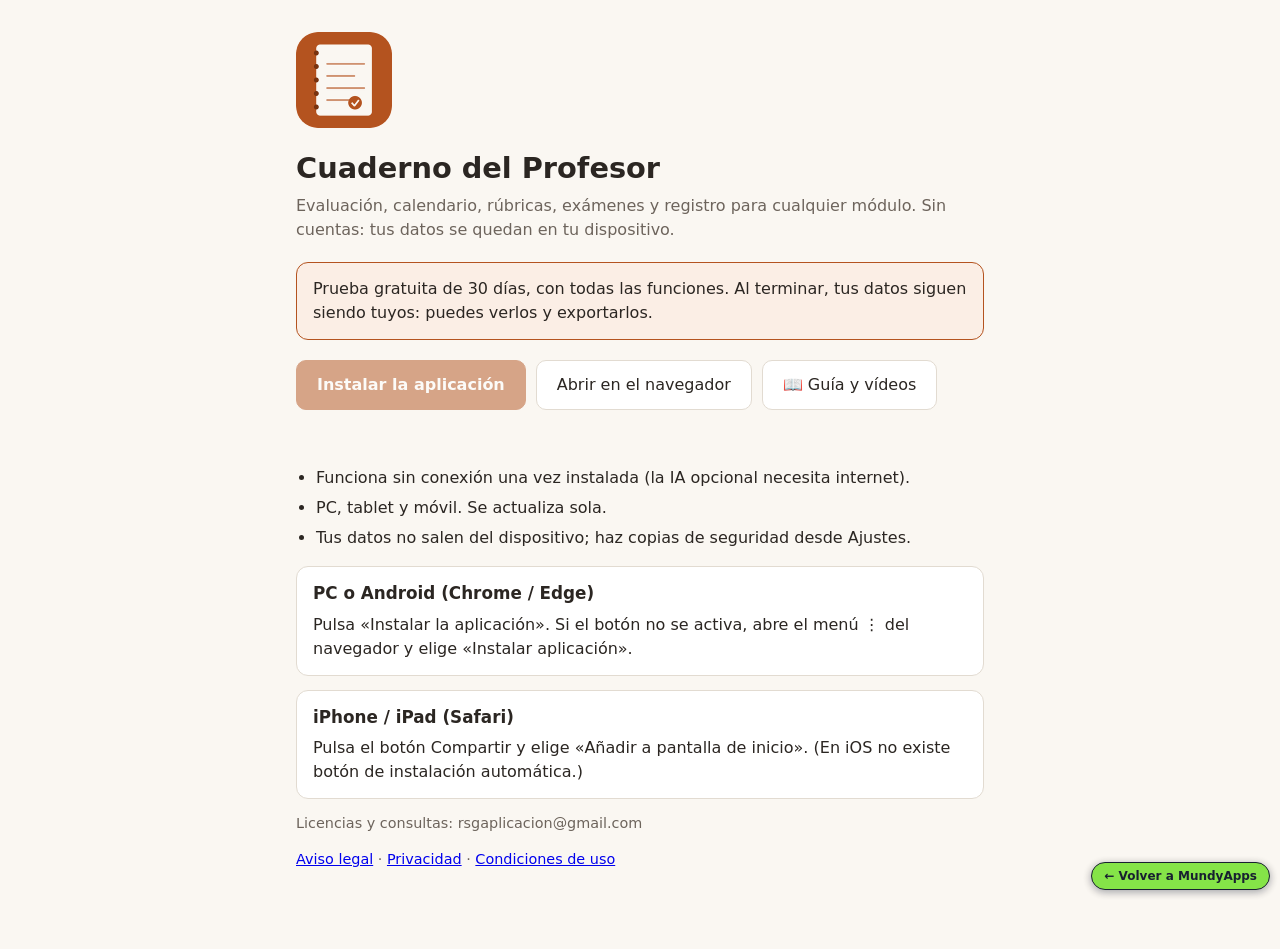
<file: cuaderno/descargar.html>
<!doctype html>
<html lang="es">
<head>
<meta charset="utf-8" />
<meta name="viewport" content="width=device-width, initial-scale=1, viewport-fit=cover" />
<title>Cuaderno del Profesor · Instalar</title>
<meta name="description" content="Cuaderno del profesor para cualquier módulo: evaluación, clases, exámenes y registro. Funciona sin conexión y tus datos se quedan en tu dispositivo." />
<meta name="theme-color" content="#b4531f" />
<link rel="manifest" href="manifest.webmanifest" />
<link rel="icon" type="image/png" href="icons/icon-192.png" />
<link rel="apple-touch-icon" href="icons/apple-touch-icon.png" />
<style>
  :root { --fondo:#faf7f2; --sup:#fff; --texto:#2b2622; --suave:#6d645c; --borde:#e2dbd1; --acento:#b4531f; --acento-fondo:#fbeee5; }
  @media (prefers-color-scheme: dark) { :root { --fondo:#1d1a17; --sup:#28241f; --texto:#f1ebe3; --suave:#b3a99d; --borde:#413a32; --acento:#f0925c; --acento-fondo:#3a2a20; } }
  * { box-sizing: border-box; }
  body { margin:0; background:var(--fondo); color:var(--texto); font:16px/1.5 system-ui,-apple-system,'Segoe UI',sans-serif; }
  main { max-width: 720px; margin: 0 auto; padding: 32px 16px 64px; }
  img.logo { width: 96px; height: 96px; border-radius: 22px; }
  h1 { margin: 12px 0 4px; font-size: 1.8rem; }
  .lema { color: var(--suave); margin: 0 0 20px; }
  .acciones { display:flex; flex-wrap:wrap; gap:10px; margin: 20px 0; }
  a.boton, button { font: inherit; padding: 12px 20px; border-radius: 10px; border: 1px solid var(--borde); background: var(--sup); color: var(--texto); cursor: pointer; text-decoration: none; min-height: 48px; display: inline-flex; align-items: center; }
  .primario { background: var(--acento); color: #fff; border-color: var(--acento); font-weight: 600; }
  button:disabled { opacity: .5; cursor: not-allowed; }
  ul.lista { padding-left: 20px; } ul.lista li { margin: 6px 0; }
  .tarjeta { background: var(--sup); border: 1px solid var(--borde); border-radius: 12px; padding: 14px 16px; margin: 14px 0; }
  .tarjeta h2 { margin: 0 0 6px; font-size: 1.05rem; }
  .prueba { background: var(--acento-fondo); border-color: var(--acento); }
  .meta { color: var(--suave); font-size: .9rem; }
  #estado { min-height: 1.4em; }
</style>
</head>
<body>
<main>
  <img class="logo" src="icons/icon-192.png" alt="Icono de Cuaderno del Profesor" width="96" height="96" />
  <h1>Cuaderno del Profesor</h1>
  <p class="lema">Evaluación, calendario, rúbricas, exámenes y registro para cualquier módulo. Sin cuentas: tus datos se quedan en tu dispositivo.</p>

  <p class="tarjeta prueba" id="prueba">Prueba gratuita incluida.</p>

  <div class="acciones">
    <button class="primario" id="instalar" disabled>Instalar la aplicación</button>
    <a class="boton" href="./">Abrir en el navegador</a>
    <a class="boton" href="ayuda.html">📖 Guía y vídeos</a>
  </div>
  <p class="meta" id="estado" role="status"></p>

  <ul class="lista">
    <li>Funciona sin conexión una vez instalada (la IA opcional necesita internet).</li>
    <li>PC, tablet y móvil. Se actualiza sola.</li>
    <li>Tus datos no salen del dispositivo; haz copias de seguridad desde Ajustes.</li>
  </ul>

  <div class="tarjeta" id="ayuda-pc"><h2>PC o Android (Chrome / Edge)</h2>Pulsa «Instalar la aplicación». Si el botón no se activa, abre el menú ⋮ del navegador y elige «Instalar aplicación».</div>
  <div class="tarjeta" id="ayuda-ios"><h2>iPhone / iPad (Safari)</h2>Pulsa el botón Compartir y elige «Añadir a pantalla de inicio». (En iOS no existe botón de instalación automática.)</div>

  <p class="meta" id="contacto"></p>
  <p class="meta"><a href="legal.html#aviso">Aviso legal</a> · <a href="legal.html#privacidad">Privacidad</a> · <a href="legal.html#terminos">Condiciones de uso</a></p>
</main>
<script>
  var evento = null, boton = document.getElementById('instalar'), estado = document.getElementById('estado');
  var instalada = matchMedia('(display-mode: standalone)').matches || navigator.standalone === true;
  if (instalada) { estado.textContent = 'La aplicación ya está instalada en este dispositivo.'; boton.textContent = 'Abrir la aplicación'; boton.disabled = false; }
  window.addEventListener('beforeinstallprompt', function (e) { e.preventDefault(); evento = e; boton.disabled = false; });
  window.addEventListener('appinstalled', function () { estado.textContent = 'Instalada. Búscala en tu escritorio o pantalla de inicio.'; boton.disabled = true; });
  boton.addEventListener('click', function () {
    if (instalada) { location.href = './'; return; }
    if (!evento) { estado.textContent = 'Tu navegador no ofrece instalación automática: sigue las instrucciones de abajo.'; return; }
    evento.prompt();
    evento.userChoice.then(function (r) { estado.textContent = r.outcome === 'accepted' ? 'Instalando…' : 'Instalación cancelada.'; evento = null; });
  });
  if (/iphone|ipad|ipod/i.test(navigator.userAgent)) document.getElementById('ayuda-pc').style.display = 'none';
  if ('serviceWorker' in navigator) navigator.serviceWorker.register('./sw.js').catch(function () {});
  fetch('config.json', { cache: 'no-store' }).then(function (r) { return r.json(); }).then(function (c) {
    var p = document.getElementById('prueba');
    p.textContent = c.pruebaDias > 0 ? 'Prueba gratuita de ' + c.pruebaDias + ' días, con todas las funciones. Al terminar, tus datos siguen siendo tuyos: puedes verlos y exportarlos.' : 'Sin periodo de prueba.';
    if (c.contacto) document.getElementById('contacto').textContent = 'Licencias y consultas: ' + c.contacto;
  }).catch(function () {});
</script>
  <script src="/volver-web.js" defer></script>
</body>
</html>
</file>
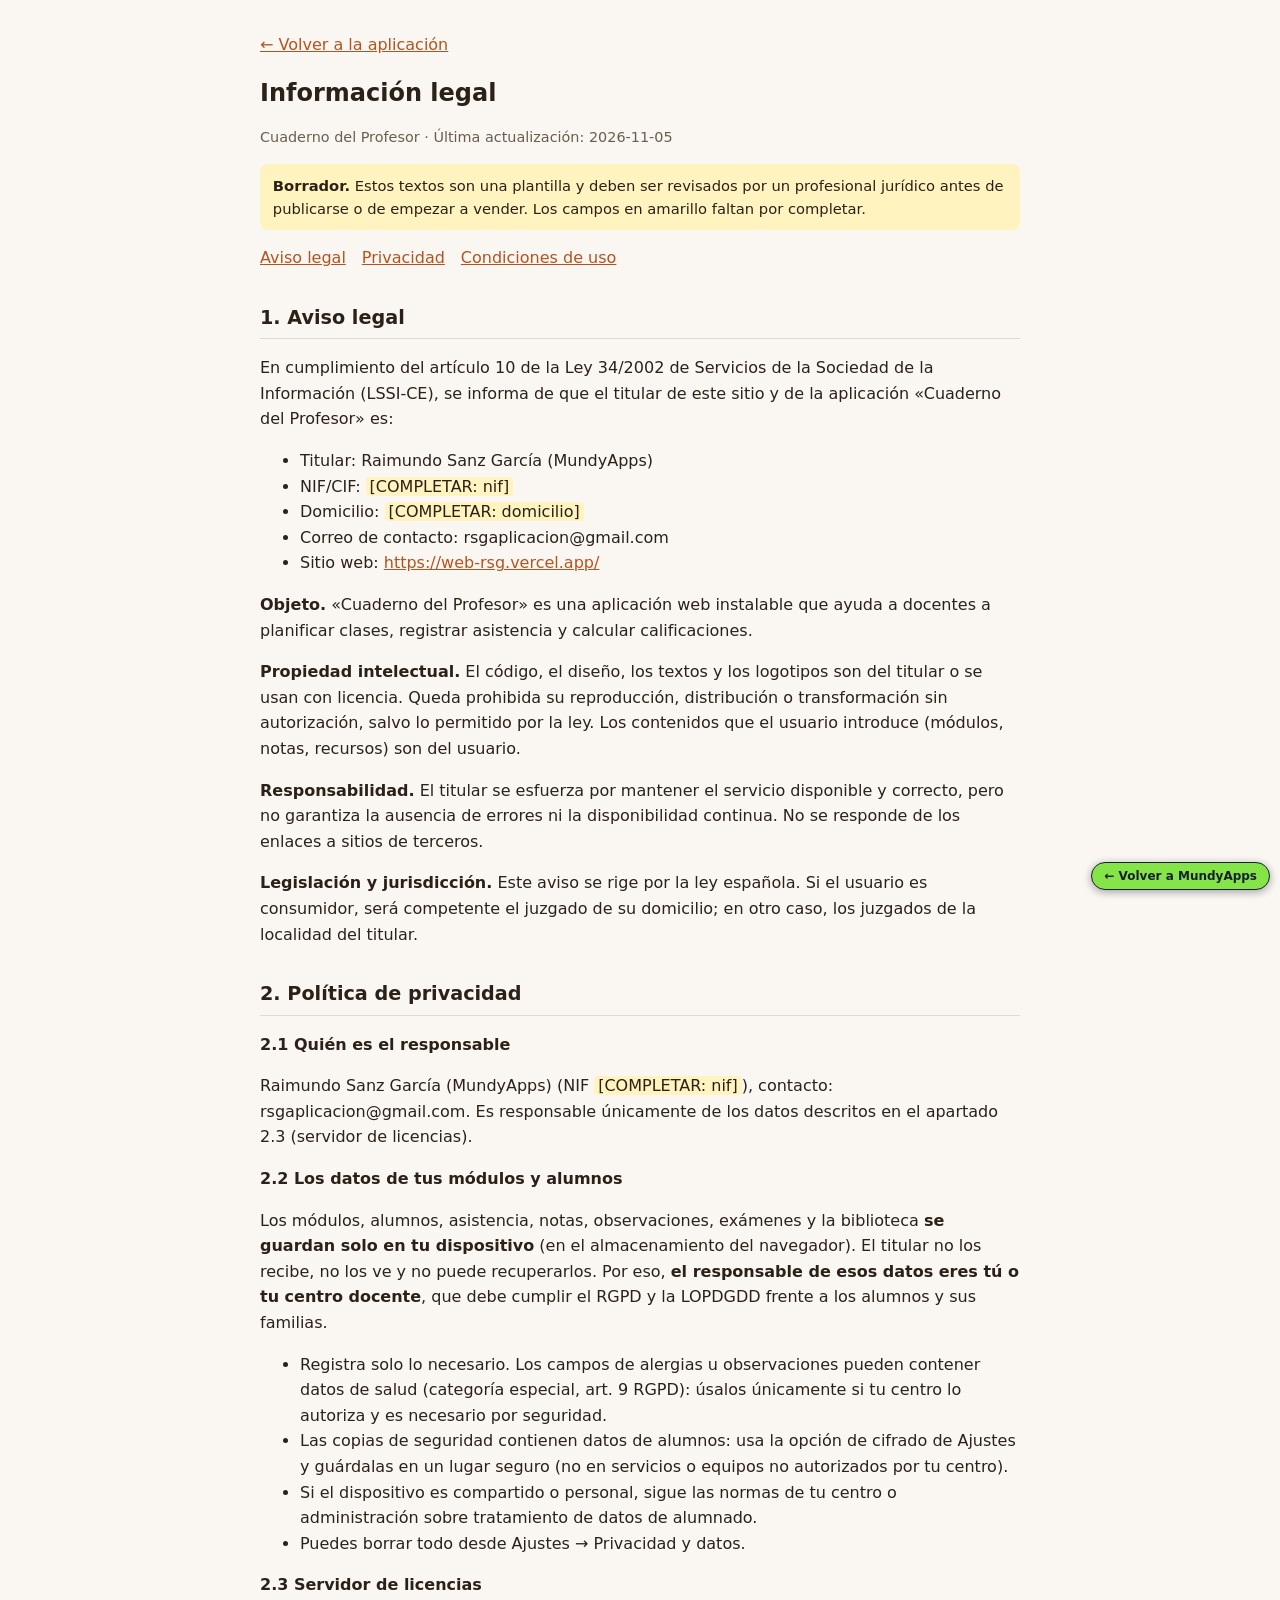
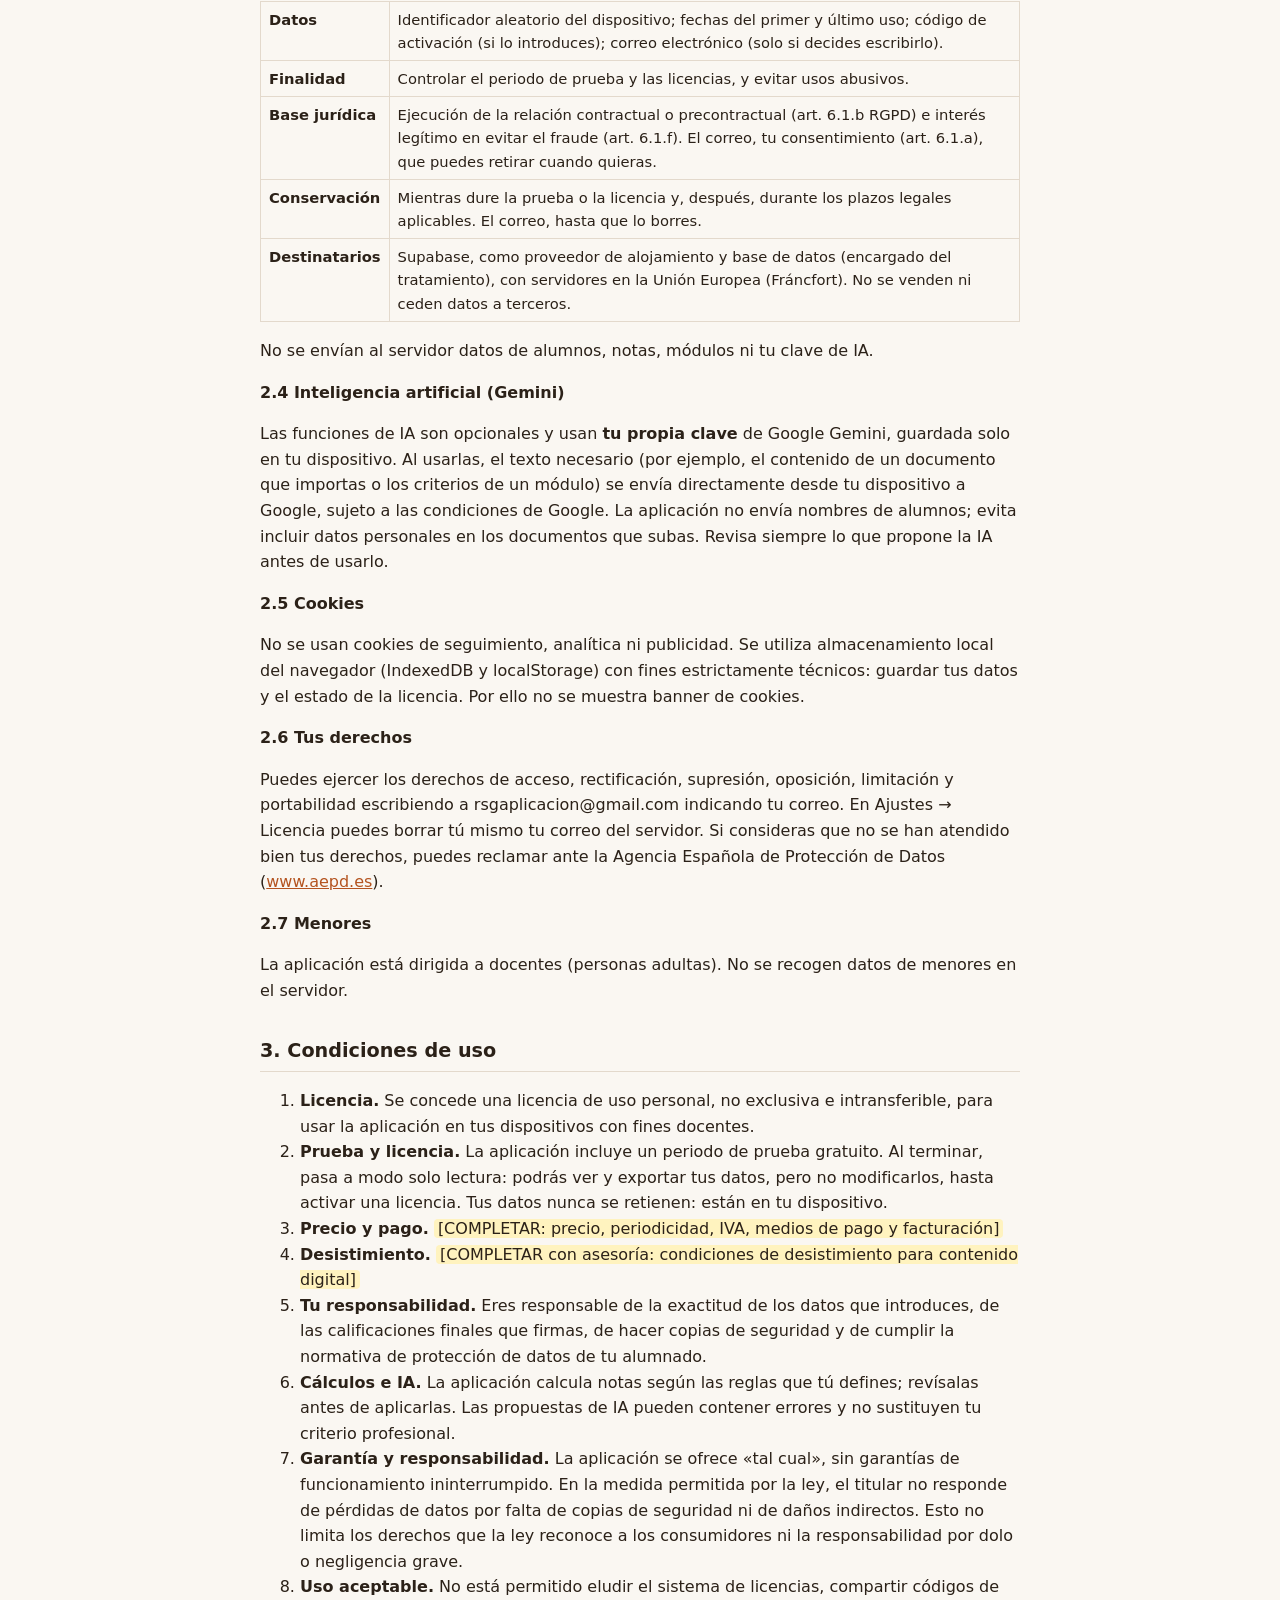
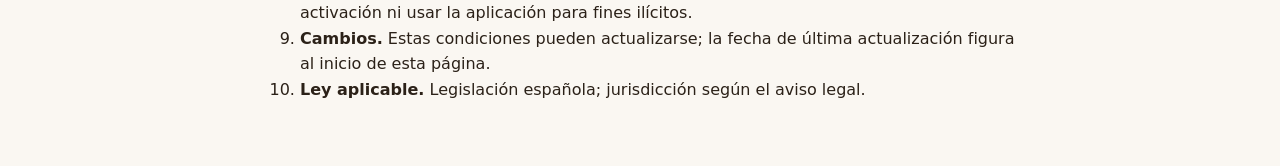
<file: cuaderno/legal.html>
<!doctype html>
<html lang="es">
<head>
<meta charset="utf-8">
<meta name="viewport" content="width=device-width, initial-scale=1">
<meta name="color-scheme" content="light dark">
<title>Información legal · Cuaderno del Profesor</title>
<style>
  :root{--fondo:#faf7f2;--texto:#2b2118;--suave:#6b5d50;--acento:#b4531f;--borde:#e3d9cc;--aviso:#fff3bf}
  @media (prefers-color-scheme:dark){:root{--fondo:#1d1814;--texto:#efe7dd;--suave:#b5a898;--acento:#e0864f;--borde:#3a312a;--aviso:#4a3f12}}
  body{margin:0;background:var(--fondo);color:var(--texto);font:16px/1.6 system-ui,sans-serif}
  main{max-width:760px;margin:0 auto;padding:1rem 16px 3rem}
  h1{font-size:1.5rem;margin:.5rem 0}h2{font-size:1.2rem;margin-top:2rem;border-bottom:1px solid var(--borde);padding-bottom:.3rem}h3{font-size:1rem;margin-bottom:.2rem}
  a{color:var(--acento)}nav a{margin-right:1rem}
  .borrador{background:var(--aviso);padding:.6rem .8rem;border-radius:8px;font-size:.92rem}
  .falta{background:var(--aviso);padding:0 .25rem;border-radius:4px}
  .meta{color:var(--suave);font-size:.9rem}
  table{border-collapse:collapse;width:100%;font-size:.92rem}td,th{border:1px solid var(--borde);padding:.35rem .5rem;text-align:left;vertical-align:top}
  @media print{nav,.borrador{display:none}}
</style>
</head>
<body>
<main>
<p><a href="./">← Volver a la aplicación</a></p>
<h1>Información legal</h1>
<p class="meta">Cuaderno del Profesor · Última actualización: <span data-c="actualizado"></span></p>
<p class="borrador" id="borrador" hidden><strong>Borrador.</strong> Estos textos son una plantilla y deben ser revisados por un profesional jurídico antes de publicarse o de empezar a vender. Los campos en amarillo faltan por completar.</p>
<nav><a href="#aviso">Aviso legal</a><a href="#privacidad">Privacidad</a><a href="#terminos">Condiciones de uso</a></nav>

<h2 id="aviso">1. Aviso legal</h2>
<p>En cumplimiento del artículo 10 de la Ley 34/2002 de Servicios de la Sociedad de la Información (LSSI-CE), se informa de que el titular de este sitio y de la aplicación «Cuaderno del Profesor» es:</p>
<ul>
  <li>Titular: <span data-c="titular"></span></li>
  <li>NIF/CIF: <span data-c="nif"></span></li>
  <li>Domicilio: <span data-c="domicilio"></span></li>
  <li>Correo de contacto: <span data-c="email"></span></li>
  <li>Sitio web: <span data-c="web"></span></li>
</ul>
<p><strong>Objeto.</strong> «Cuaderno del Profesor» es una aplicación web instalable que ayuda a docentes a planificar clases, registrar asistencia y calcular calificaciones.</p>
<p><strong>Propiedad intelectual.</strong> El código, el diseño, los textos y los logotipos son del titular o se usan con licencia. Queda prohibida su reproducción, distribución o transformación sin autorización, salvo lo permitido por la ley. Los contenidos que el usuario introduce (módulos, notas, recursos) son del usuario.</p>
<p><strong>Responsabilidad.</strong> El titular se esfuerza por mantener el servicio disponible y correcto, pero no garantiza la ausencia de errores ni la disponibilidad continua. No se responde de los enlaces a sitios de terceros.</p>
<p><strong>Legislación y jurisdicción.</strong> Este aviso se rige por la ley española. Si el usuario es consumidor, será competente el juzgado de su domicilio; en otro caso, los juzgados de la localidad del titular.</p>

<h2 id="privacidad">2. Política de privacidad</h2>
<h3>2.1 Quién es el responsable</h3>
<p><span data-c="titular"></span> (NIF <span data-c="nif"></span>), contacto: <span data-c="email"></span>. Es responsable únicamente de los datos descritos en el apartado 2.3 (servidor de licencias).</p>

<h3>2.2 Los datos de tus módulos y alumnos</h3>
<p>Los módulos, alumnos, asistencia, notas, observaciones, exámenes y la biblioteca <strong>se guardan solo en tu dispositivo</strong> (en el almacenamiento del navegador). El titular no los recibe, no los ve y no puede recuperarlos. Por eso, <strong>el responsable de esos datos eres tú o tu centro docente</strong>, que debe cumplir el RGPD y la LOPDGDD frente a los alumnos y sus familias.</p>
<ul>
  <li>Registra solo lo necesario. Los campos de alergias u observaciones pueden contener datos de salud (categoría especial, art. 9 RGPD): úsalos únicamente si tu centro lo autoriza y es necesario por seguridad.</li>
  <li>Las copias de seguridad contienen datos de alumnos: usa la opción de cifrado de Ajustes y guárdalas en un lugar seguro (no en servicios o equipos no autorizados por tu centro).</li>
  <li>Si el dispositivo es compartido o personal, sigue las normas de tu centro o administración sobre tratamiento de datos de alumnado.</li>
  <li>Puedes borrar todo desde Ajustes → Privacidad y datos.</li>
</ul>

<h3>2.3 Servidor de licencias</h3>
<table>
<tr><th>Datos</th><td>Identificador aleatorio del dispositivo; fechas del primer y último uso; código de activación (si lo introduces); correo electrónico (solo si decides escribirlo).</td></tr>
<tr><th>Finalidad</th><td>Controlar el periodo de prueba y las licencias, y evitar usos abusivos.</td></tr>
<tr><th>Base jurídica</th><td>Ejecución de la relación contractual o precontractual (art. 6.1.b RGPD) e interés legítimo en evitar el fraude (art. 6.1.f). El correo, tu consentimiento (art. 6.1.a), que puedes retirar cuando quieras.</td></tr>
<tr><th>Conservación</th><td>Mientras dure la prueba o la licencia y, después, durante los plazos legales aplicables. El correo, hasta que lo borres.</td></tr>
<tr><th>Destinatarios</th><td>Supabase, como proveedor de alojamiento y base de datos (encargado del tratamiento), con servidores en la Unión Europea (Fráncfort). No se venden ni ceden datos a terceros.</td></tr>
</table>
<p>No se envían al servidor datos de alumnos, notas, módulos ni tu clave de IA.</p>

<h3>2.4 Inteligencia artificial (Gemini)</h3>
<p>Las funciones de IA son opcionales y usan <strong>tu propia clave</strong> de Google Gemini, guardada solo en tu dispositivo. Al usarlas, el texto necesario (por ejemplo, el contenido de un documento que importas o los criterios de un módulo) se envía directamente desde tu dispositivo a Google, sujeto a las condiciones de Google. La aplicación no envía nombres de alumnos; evita incluir datos personales en los documentos que subas. Revisa siempre lo que propone la IA antes de usarlo.</p>

<h3>2.5 Cookies</h3>
<p>No se usan cookies de seguimiento, analítica ni publicidad. Se utiliza almacenamiento local del navegador (IndexedDB y localStorage) con fines estrictamente técnicos: guardar tus datos y el estado de la licencia. Por ello no se muestra banner de cookies.</p>

<h3>2.6 Tus derechos</h3>
<p>Puedes ejercer los derechos de acceso, rectificación, supresión, oposición, limitación y portabilidad escribiendo a <span data-c="email"></span> indicando tu correo. En Ajustes → Licencia puedes borrar tú mismo tu correo del servidor. Si consideras que no se han atendido bien tus derechos, puedes reclamar ante la Agencia Española de Protección de Datos (<a href="https://www.aepd.es" target="_blank" rel="noreferrer">www.aepd.es</a>).</p>

<h3>2.7 Menores</h3>
<p>La aplicación está dirigida a docentes (personas adultas). No se recogen datos de menores en el servidor.</p>

<h2 id="terminos">3. Condiciones de uso</h2>
<ol>
  <li><strong>Licencia.</strong> Se concede una licencia de uso personal, no exclusiva e intransferible, para usar la aplicación en tus dispositivos con fines docentes.</li>
  <li><strong>Prueba y licencia.</strong> La aplicación incluye un periodo de prueba gratuito. Al terminar, pasa a modo solo lectura: podrás ver y exportar tus datos, pero no modificarlos, hasta activar una licencia. Tus datos nunca se retienen: están en tu dispositivo.</li>
  <li><strong>Precio y pago.</strong> <span class="falta" data-falta="precio">[COMPLETAR: precio, periodicidad, IVA, medios de pago y facturación]</span></li>
  <li><strong>Desistimiento.</strong> <span class="falta" data-falta="desistimiento">[COMPLETAR con asesoría: condiciones de desistimiento para contenido digital]</span></li>
  <li><strong>Tu responsabilidad.</strong> Eres responsable de la exactitud de los datos que introduces, de las calificaciones finales que firmas, de hacer copias de seguridad y de cumplir la normativa de protección de datos de tu alumnado.</li>
  <li><strong>Cálculos e IA.</strong> La aplicación calcula notas según las reglas que tú defines; revísalas antes de aplicarlas. Las propuestas de IA pueden contener errores y no sustituyen tu criterio profesional.</li>
  <li><strong>Garantía y responsabilidad.</strong> La aplicación se ofrece «tal cual», sin garantías de funcionamiento ininterrumpido. En la medida permitida por la ley, el titular no responde de pérdidas de datos por falta de copias de seguridad ni de daños indirectos. Esto no limita los derechos que la ley reconoce a los consumidores ni la responsabilidad por dolo o negligencia grave.</li>
  <li><strong>Uso aceptable.</strong> No está permitido eludir el sistema de licencias, compartir códigos de activación ni usar la aplicación para fines ilícitos.</li>
  <li><strong>Cambios.</strong> Estas condiciones pueden actualizarse; la fecha de última actualización figura al inicio de esta página.</li>
  <li><strong>Ley aplicable.</strong> Legislación española; jurisdicción según el aviso legal.</li>
</ol>
</main>
<script>
  fetch('config.json', { cache: 'no-store' }).then(function (r) { return r.json(); }).then(function (c) {
    var l = c.legal || {};
    document.querySelectorAll('[data-c]').forEach(function (e) {
      var k = e.getAttribute('data-c'), v = l[k];
      if (v) { if (k === 'web') { var a = document.createElement('a'); a.href = v; a.textContent = v; e.appendChild(a); } else e.textContent = v; }
      else { e.textContent = '[COMPLETAR: ' + k + ']'; e.className = 'falta'; }
    });
    if (l.borrador !== false) document.getElementById('borrador').hidden = false;
  }).catch(function () { document.getElementById('borrador').hidden = false; });
</script>
  <script src="/volver-web.js" defer></script>
</body>
</html>
</file>
<file: site.css>
/* Layout: cabecera fija, portada en dos columnas, rejilla de servicios, banda navy para restauración, proceso en pasos, contacto en dos columnas */
:root{
  --bg:#F6F8FB; --surface:#FFFFFF; --fg:#1B2430; --muted:#5B6B80; --line:#E2E8F0;
  --navy:#1E3A5F; --on-navy:#DCE6F5; --accent:#2F6FED; --accent-fg:#FFFFFF; --accent-soft:#E4ECFD;
  --teal:#0F9D8A; --teal-soft:#D6F0EC; --teal-fg:#0A6358;
  --amber-soft:#FBF0CC; --amber-fg:#7A5A00;
  --display:"Segoe UI Variable Display","Segoe UI",system-ui,-apple-system,"Helvetica Neue",Arial,sans-serif;
  --body:"Segoe UI",system-ui,-apple-system,"Helvetica Neue",Arial,sans-serif;
}
@media (prefers-color-scheme:dark){:root:not([data-theme="light"]){
  --bg:#0F1620; --surface:#172131; --fg:#E6ECF5; --muted:#9AA8BC; --line:#26344A;
  --navy:#14283F; --on-navy:#C9D7EC; --accent:#5B8DEF; --accent-fg:#0B1220; --accent-soft:#1B2C4D;
  --teal:#2FC4AE; --teal-soft:#14332F; --teal-fg:#7FE0CF;
  --amber-soft:#3A3010; --amber-fg:#F0CF73; color-scheme:dark}}
:root[data-theme="dark"]{
  --bg:#0F1620; --surface:#172131; --fg:#E6ECF5; --muted:#9AA8BC; --line:#26344A;
  --navy:#14283F; --on-navy:#C9D7EC; --accent:#5B8DEF; --accent-fg:#0B1220; --accent-soft:#1B2C4D;
  --teal:#2FC4AE; --teal-soft:#14332F; --teal-fg:#7FE0CF;
  --amber-soft:#3A3010; --amber-fg:#F0CF73; color-scheme:dark}
*{box-sizing:border-box}
html{scroll-behavior:smooth}
body{margin:0;background:var(--bg);color:var(--fg);font:17px/1.6 var(--body);padding-left:max(16px,env(safe-area-inset-left,0px));padding-right:max(16px,env(safe-area-inset-right,0px))}
body::before{content:"";position:fixed;inset:0 0 auto;height:env(safe-area-inset-top,0px);z-index:10;background:#050E20}
h1,h2,h3{font-family:var(--display);line-height:1.15;margin:0;text-wrap:balance;letter-spacing:-.01em}
p{margin:0}
a{color:var(--accent)}
:focus-visible{outline:2px solid var(--accent);outline-offset:2px}
.wrap{max-width:1080px;margin:0 auto}
.draft{background:var(--amber-soft);color:var(--amber-fg);font-size:14px;text-align:center;padding:6px 12px;margin:0 calc(-1*max(16px,env(safe-area-inset-left,0px)))}
header.top{position:sticky;top:env(safe-area-inset-top,0px);z-index:9;background:#050E20;border-bottom:1px solid #16233A;margin:0 calc(-1*max(16px,env(safe-area-inset-left,0px)));padding:0 max(16px,env(safe-area-inset-left,0px))}
.bar{max-width:1080px;margin:0 auto;display:flex;align-items:center;gap:12px 24px;flex-wrap:wrap;padding:12px 0}
.logo{display:flex;align-items:center;gap:10px;font-family:var(--display);font-weight:700;font-size:22px;letter-spacing:.01em;color:#F2F6FC;text-decoration:none;margin-right:auto}
.logo img{display:block;height:52px;width:auto}
.logo i{font-style:normal;color:#7BE23A}
nav{display:flex;gap:4px 8px;flex-wrap:wrap}
nav a{color:#DCE6F5;text-decoration:none;font-size:17px;font-weight:500;padding:6px 12px;border-radius:6px;border-bottom:0}
nav a:hover{background:rgba(123,226,58,.16);color:#fff}
nav a.on{background:#7BE23A;color:#050E20;font-weight:600}
header.top .btn{background:#7BE23A;color:#050E20}
.btn{display:inline-block;background:var(--accent);color:var(--accent-fg);font:600 16px var(--body);padding:11px 20px;border-radius:6px;border:0;text-decoration:none;cursor:pointer}
.btn:hover{filter:brightness(1.08)}
.btn.ghost{background:transparent;color:var(--fg);border:1px solid var(--line)}
section{padding-block:72px}
.eyebrow{font-size:13px;letter-spacing:.08em;text-transform:uppercase;color:var(--teal);font-weight:600;margin-bottom:12px}
.hero{display:grid;grid-template-columns:minmax(0,1.15fr) minmax(0,.85fr);gap:48px;align-items:center}
.hero h1{font-size:clamp(34px,5.2vw,56px);margin-bottom:20px}
.hero p.lead{font-size:19px;color:var(--muted);max-width:52ch;margin-bottom:28px}
.cta{display:flex;gap:12px;flex-wrap:wrap}
.panel{background:var(--surface);border:1px solid var(--line);border-radius:10px;padding:20px;min-width:0}
.panel h3{font-size:15px;color:var(--muted);font-weight:500;margin-bottom:12px}
.item{display:flex;align-items:center;gap:12px;padding:11px 0;border-top:1px solid var(--line);font-size:16px}
.item:first-of-type{border-top:0}
.item span.t{flex:1;min-width:0}
.chip{font-size:12px;font-weight:600;padding:3px 10px;border-radius:99px;white-space:nowrap}
.c-ok{background:var(--teal-soft);color:var(--teal-fg)}
.c-wip{background:var(--amber-soft);color:var(--amber-fg)}
.c-new{background:var(--accent-soft);color:var(--accent)}
.note{font-size:13px;color:var(--muted);margin-top:12px}
.head{max-width:60ch;margin-bottom:36px}
.head h2{font-size:clamp(28px,3.6vw,38px);margin-bottom:12px}
.head p{color:var(--muted)}
.grid{display:grid;grid-template-columns:repeat(auto-fit,minmax(240px,1fr));gap:20px}
.card{background:var(--surface);border:1px solid var(--line);border-radius:10px;padding:24px;min-width:0}
.card h3{font-size:20px;margin:12px 0 8px}
.card p{color:var(--muted);font-size:16px}
.card .ic{font-family:var(--display);font-weight:700;color:var(--accent);font-size:14px;letter-spacing:.04em}
.band{background:var(--navy);color:var(--on-navy);margin:0 calc(-1*max(16px,env(safe-area-inset-left,0px)));padding-inline:max(16px,env(safe-area-inset-left,0px))}
.band h2{color:#fff}
.band .head p{color:var(--on-navy)}
.band .eyebrow{color:#7FE0CF}
.oficio{display:grid;grid-template-columns:minmax(0,1fr) minmax(0,1.1fr);gap:40px;align-items:start;border-top:1px solid var(--line)}
.oficio h2{font-size:clamp(28px,3.6vw,38px);margin:0 0 16px}
.oficio p{color:var(--muted)}
.stats{display:grid;gap:0;margin:0;padding:0;list-style:none}
.stats li{display:grid;grid-template-columns:clamp(100px,14vw,136px) minmax(0,1fr);gap:4px 20px;align-items:baseline;padding:16px 0;border-top:1px solid var(--line)}
.stats li:first-child{border-top:0;padding-top:0}
.stats b{font-family:var(--display);font-size:clamp(30px,4vw,40px);line-height:1;color:var(--accent);font-weight:700}
.stats span{font-size:16px}
@media (max-width:760px){.oficio{grid-template-columns:1fr;gap:24px}}
.two{display:grid;grid-template-columns:repeat(auto-fit,minmax(260px,1fr));gap:12px 40px}
.two li{padding:12px 0;border-top:1px solid rgba(220,230,245,.22);list-style:none}
ul{margin:0;padding:0}
.steps{display:grid;grid-template-columns:repeat(auto-fit,minmax(200px,1fr));gap:20px;counter-reset:s}
.step{border-top:3px solid var(--accent);padding-top:14px;counter-increment:s;min-width:0}
.step::before{content:counter(s);font-family:var(--display);font-weight:700;color:var(--accent);font-size:15px}
.step h3{font-size:19px;margin:6px 0}
.step p{color:var(--muted);font-size:16px}
.contact{display:grid;grid-template-columns:minmax(0,.9fr) minmax(0,1.1fr);gap:48px;align-items:start}
form{display:grid;gap:14px;background:var(--surface);border:1px solid var(--line);border-radius:10px;padding:24px}
label{font-size:15px;font-weight:600;display:grid;gap:6px}
input,textarea,select{font:16px var(--body);color:var(--fg);background:var(--bg);border:1px solid var(--line);border-radius:6px;padding:10px 12px;width:100%}
textarea{min-height:120px;resize:vertical}
#msg{font-size:15px;color:var(--teal-fg);background:var(--teal-soft);padding:10px 12px;border-radius:6px}
#msg.err{color:var(--amber-fg);background:var(--amber-soft)}
.hp{position:absolute;left:-9999px;width:1px;height:1px;overflow:hidden}
label.chk{display:flex;gap:10px;align-items:flex-start;font-weight:400;font-size:14px;color:var(--muted)}
label.chk input{width:auto;margin-top:4px}
footer{border-top:1px solid var(--line);margin:0 calc(-1*max(16px,env(safe-area-inset-left,0px)));padding:28px max(16px,env(safe-area-inset-left,0px));color:var(--muted);font-size:14px}
footer .wrap{display:flex;flex-wrap:wrap;gap:8px 24px;justify-content:space-between}
footer a{color:var(--muted)}
@media (max-width:760px){.hero,.contact{grid-template-columns:1fr;gap:32px}section{padding-block:48px}header.top{position:static}.bar{gap:6px 12px;padding:10px 0}.bar .btn{display:none}nav{width:100%;gap:2px 18px}}
@media (prefers-reduced-motion:reduce){html{scroll-behavior:auto}}
.btn.light{background:#fff;color:#1E3A5F}
.btn.light:hover{filter:none;background:#E6EEF9}
.problems{display:grid;grid-template-columns:repeat(auto-fit,minmax(260px,1fr));gap:16px}
.problems .card h3{font-size:18px;margin:0 0 6px}
.problems .card p{margin-bottom:12px}
.cta-band{border-top:1px solid var(--line);display:grid;gap:16px;justify-items:start}
.cta-band h2{font-size:clamp(26px,3.4vw,34px)}
.cta-band p{color:var(--muted);max-width:56ch}

/* Demo destacada con vídeo (Cuaderno del Profesor) */
.promo{display:grid;grid-template-columns:minmax(0,.9fr) minmax(0,1.1fr);gap:36px;align-items:center;padding:56px 0}
.promo h2{font-size:clamp(26px,3.4vw,36px);margin-bottom:12px}
.promo-texto p{color:var(--muted)}
.promo .cta{display:flex;flex-wrap:wrap;gap:10px;margin-top:20px}
.promo-video video{display:block;width:100%;height:auto;border-radius:12px;border:1px solid var(--line);box-shadow:0 18px 50px rgba(15,22,32,.18);background:#000;aspect-ratio:16/9}
@media (max-width:820px){.promo{grid-template-columns:1fr;gap:20px;padding:36px 0}}
</file>
<file: cuaderno/assets/index-CsEkua-S.css>
:root{--fondo: #faf7f2;--superficie: #ffffff;--texto: #2b2622;--suave: #6d645c;--borde: #e2dbd1;--acento: #b4531f;--acento-fondo: #fbeee5;--ok: #2f7a3d;--aviso: #9a6200;--aviso-fondo: #fff4d6;--error: #b3261e;--error-fondo: #fde8e6}@media(prefers-color-scheme:dark){:root{--fondo: #1d1a17;--superficie: #28241f;--texto: #f1ebe3;--suave: #b3a99d;--borde: #413a32;--acento: #f0925c;--acento-fondo: #3a2a20;--ok: #7fcf8d;--aviso: #f2c45e;--aviso-fondo: #3b3115;--error: #ff9b94;--error-fondo: #44201d}}*{box-sizing:border-box}body{margin:0;background:var(--fondo);color:var(--texto);font:16px/1.45 system-ui,-apple-system,Segoe UI,sans-serif}.app{max-width:1000px;margin:0 auto;padding:0 16px 96px}.barra{display:flex;flex-wrap:wrap;align-items:center;justify-content:space-between;gap:8px;padding:14px 0;border-bottom:1px solid var(--borde);margin-bottom:16px}.barra h1{font-size:1.25rem;margin:0}nav{display:flex;flex-wrap:wrap;gap:6px}h2{margin:8px 0 12px}h3{margin:20px 0 8px}.panel>h3:first-child{margin-top:0}button{font:inherit;padding:8px 14px;border-radius:8px;border:1px solid var(--borde);background:var(--superficie);color:var(--texto);cursor:pointer;min-height:40px}button:hover:not(:disabled){border-color:var(--acento)}button:disabled{opacity:.5;cursor:not-allowed}button.activo{background:var(--acento-fondo);border-color:var(--acento)}button.primario{background:var(--acento);color:#fff;border-color:var(--acento)}button.peligro{color:var(--error)}button.icono{padding:4px 10px;min-height:36px}button.enlace{border:none;background:none;padding:0;min-height:0;color:var(--acento);text-decoration:underline}button.titulo{font-size:1.1rem;font-weight:600;text-align:left}input,textarea,select{font:inherit;padding:8px 10px;border-radius:8px;border:1px solid var(--borde);background:var(--superficie);color:var(--texto);min-height:40px;width:100%}input.num{width:84px}.campo{display:flex;flex-direction:column;gap:4px;margin-bottom:10px;font-size:.9rem;color:var(--suave)}.campo.crece{flex:1 1 200px}.con-boton{display:flex;gap:6px}.panel{background:var(--superficie);border:1px solid var(--borde);border-radius:12px;padding:14px;margin-bottom:12px}.acciones{display:flex;flex-wrap:wrap;gap:8px;margin:8px 0}.fila-titulo{display:flex;flex-wrap:wrap;justify-content:space-between;align-items:center;gap:8px}.tarjetas{list-style:none;padding:0;display:grid;grid-template-columns:repeat(auto-fill,minmax(260px,1fr));gap:12px}.tarjeta{background:var(--superficie);border:1px solid var(--borde);border-radius:12px;padding:14px}.meta{color:var(--suave);font-size:.875rem;margin:4px 0}.ok{color:var(--ok)}.meta.aviso,.aviso{color:var(--aviso)}.error{color:var(--error);background:var(--error-fondo);padding:8px 12px;border-radius:8px}.banner,.aviso-global{background:var(--aviso-fondo);color:var(--texto);border:1px solid var(--aviso);padding:10px 14px;border-radius:10px}.vacio,.cargando{color:var(--suave)}.insignia{background:var(--aviso-fondo);color:var(--aviso);border-radius:999px;padding:0 8px;font-size:.8rem}.avisos{list-style:none;padding:0;margin:0;display:grid;gap:6px}.avisos li{padding:8px 12px;border-radius:8px;background:var(--aviso-fondo)}.avisos li.error{background:var(--error-fondo)}.avisos li.info{background:var(--acento-fondo);color:var(--suave)}.fila-ra{border-top:none;padding-top:0}.fila-ra textarea{min-height:56px;resize:vertical}.peso-calculado{font-size:.9rem;color:var(--suave);white-space:nowrap}.instr{display:flex;flex-wrap:wrap;gap:6px;align-items:center;padding:6px 0}.instr .nombre{flex:1 1 200px;width:auto}.instr select{width:auto}.fila-tri{display:flex;flex-wrap:wrap;gap:10px;align-items:flex-end}.ut,.fila-ra,.criterio{display:flex;flex-wrap:wrap;gap:6px;align-items:center;padding:8px 0;border-top:1px solid var(--borde)}.ut .cod,.fila-ra .cod,.criterio .cod{width:74px}.ut .nombre,.fila-ra .nombre,.criterio .nombre{flex:1 1 220px;width:auto}.mini{display:flex;align-items:center;gap:4px;color:var(--suave);font-size:.85rem}.ras-ut summary,details summary{cursor:pointer;color:var(--acento)}.checks{display:flex;flex-wrap:wrap;gap:4px 14px;padding:6px 0}.checks input{width:auto;min-height:0}.pie-fijo{position:fixed;left:0;right:0;bottom:0;display:flex;flex-wrap:wrap;gap:8px;align-items:center;padding:10px 16px;background:var(--superficie);border-top:1px solid var(--borde)}@media(max-width:600px){.ut .cod,.fila-ra .cod{width:64px}input.num{width:72px}}.insignia.alergia{background:var(--error-fondo);color:var(--error)}.lista-alumnos,.lista-asistencia{list-style:none;padding:0;margin:8px 0}.lista-alumnos li{padding:8px 0;border-top:1px solid var(--borde);display:flex;flex-wrap:wrap;gap:8px;align-items:center}.lista-asistencia li{display:flex;flex-wrap:wrap;gap:6px 12px;align-items:center;justify-content:space-between;padding:8px 0;border-top:1px solid var(--borde)}.lista-asistencia .quien{flex:1 1 200px}.estados{display:flex;gap:6px}button.estado{min-width:44px;min-height:44px;padding:0;font-weight:600}button.estado.activo.presente{background:var(--ok);color:#fff;border-color:var(--ok)}button.estado.activo.falta{background:var(--error);color:#fff;border-color:var(--error)}button.estado.activo.justificada{background:var(--aviso);color:#fff;border-color:var(--aviso)}button.estado.activo.retraso{background:var(--acento);color:#fff;border-color:var(--acento)}.dia-chip{margin-right:8px}.dia-chip.sel{font-weight:700}.tabla-scroll{overflow-x:auto}table.resumen{border-collapse:collapse;width:100%}table.resumen th,table.resumen td{padding:6px 10px;border-top:1px solid var(--borde);text-align:right}table.resumen th:first-child,table.resumen td:first-child{text-align:left}table.resumen td:last-child{white-space:nowrap}table.cal{width:100%;border-collapse:collapse;table-layout:fixed;margin-top:8px}table.cal th{color:var(--suave);font-weight:500;padding:4px 0}table.cal td{border:1px solid var(--borde);padding:0;height:58px;vertical-align:top}table.cal td.fuera{background:var(--fondo);opacity:.6}table.cal td.sel{outline:2px solid var(--acento);outline-offset:-2px}table.cal td.hoy .num{background:var(--acento);color:#fff;border-radius:999px;padding:0 6px}button.celda{width:100%;height:100%;min-height:56px;border:none;background:none;padding:4px;text-align:left;display:flex;flex-direction:column;gap:2px}.marcas{display:flex;flex-wrap:wrap;gap:2px}.marca{font-size:.72rem;font-weight:600;padding:0 5px;border-radius:6px}.marca.teorica{background:var(--acento-fondo);color:var(--acento)}.marca.practica{background:var(--aviso-fondo);color:var(--aviso)}.mes{min-width:130px;text-align:center;text-transform:capitalize}.lista-clases{list-style:none;padding:0;margin:8px 0}.lista-clases li{padding:8px 0;border-top:1px solid var(--borde)}.form-clase{border-top:1px solid var(--borde);margin-top:8px}fieldset.checks{border:none;padding:0;margin:0 0 10px}.celda-nota{display:inline-flex;align-items:center;gap:2px}input.nota{width:64px;text-align:right;padding:6px 8px}input.nota.manual{border-color:var(--acento);background:var(--acento-fondo);font-weight:600}input.nota.invalida{border-color:var(--error)}.suspenso,input.nota.suspenso{color:var(--error)}button.deshacer{min-height:32px;padding:0 6px}table.notas th{vertical-align:bottom}table.notas td,table.notas th{white-space:nowrap}table.notas td:first-child{white-space:normal;min-width:120px}table.notas th,table.notas td{padding:6px 4px}input.nota{width:56px;padding:6px}.niveles{display:grid;grid-template-columns:repeat(auto-fit,minmax(200px,1fr));gap:8px;margin-top:8px}.fila-rubrica textarea{resize:vertical}.opciones-nivel{display:grid;grid-template-columns:repeat(auto-fit,minmax(190px,1fr));gap:8px}button.nivel{display:flex;flex-direction:column;align-items:flex-start;gap:4px;text-align:left;height:100%;padding:10px}button.nivel span{font-size:.875rem;color:var(--suave)}button.nivel.activo{background:var(--acento-fondo);border-color:var(--acento)}button.nivel.activo span{color:var(--texto)}.insignia-r{background:var(--acento);color:#fff;border-radius:6px;font-size:.72rem;font-weight:700;padding:0 5px}.rec{display:flex;flex-direction:column;align-items:flex-end;gap:2px}.ingrediente{border-top:1px solid var(--borde);padding-top:6px}.fase{border-top:1px solid var(--borde);padding:6px 0}.alergenos-resumen{border-radius:10px;padding:10px 12px;margin-top:10px}.alergenos-resumen.sin-validar{background:var(--aviso-fondo)}.alergenos-resumen.validado{background:var(--acento-fondo)}.solo-imprimir{display:none}@media print{.barra,.no-imprimir,.pie-fijo,.aviso-global{display:none!important}.solo-imprimir{display:block}body{background:#fff;color:#000}.panel{border:none;padding:0;background:#fff}textarea,input{border:none;resize:none;background:#fff;color:#000;min-height:0}details>summary{display:none}details .checks{display:none}}.pregunta{border-top:1px solid var(--borde);padding:8px 0}.opcion{display:flex;gap:8px;align-items:center;margin-bottom:4px}.lista-banco{list-style:none;padding:0;margin:8px 0}.lista-banco li{padding:8px 0;border-top:1px solid var(--borde)}.hoja-examen h1{font-size:1.3rem}.hoja-examen li{margin-bottom:10px;break-inside:avoid}.espacio-corto{height:2.5em;border-bottom:1px solid #000}.espacio-largo{height:8em;border-bottom:1px solid #000}:root{color-scheme:light dark}html{-webkit-text-size-adjust:100%}body{overscroll-behavior-y:none;-webkit-tap-highlight-color:transparent}.app{padding-left:max(16px,env(safe-area-inset-left));padding-right:max(16px,env(safe-area-inset-right));padding-bottom:calc(96px + env(safe-area-inset-bottom))}.pie-fijo{padding-bottom:calc(10px + env(safe-area-inset-bottom));padding-left:max(16px,env(safe-area-inset-left));padding-right:max(16px,env(safe-area-inset-right));z-index:10}button:focus-visible,input:focus-visible,select:focus-visible,textarea:focus-visible,summary:focus-visible{outline:2px solid var(--acento);outline-offset:2px}@media(pointer:coarse){button,select{min-height:44px}input,textarea{font-size:16px}button.enlace{min-height:36px;padding:6px 4px}}.barra{position:sticky;top:0;z-index:20;background:var(--fondo);padding-top:max(14px,env(safe-area-inset-top))}@media(max-width:760px){.barra{flex-direction:column;flex-wrap:nowrap;align-items:stretch;gap:6px}nav{min-width:0;flex-wrap:nowrap;overflow-x:auto;scrollbar-width:none;margin:0 -16px;padding:0 16px 4px}nav::-webkit-scrollbar{display:none}nav button{flex:0 0 auto;white-space:nowrap}.tarjetas{grid-template-columns:1fr}.panel{padding:12px}h2{font-size:1.25rem}}@media(min-width:900px){.app{max-width:1180px}}@media(min-width:1280px){.app{max-width:1320px}.tarjetas{grid-template-columns:repeat(auto-fill,minmax(300px,1fr))}}.tabla-scroll{-webkit-overflow-scrolling:touch;max-width:100%}table.notas th:first-child,table.notas td:first-child{position:sticky;left:0;background:var(--superficie);z-index:1}@media(prefers-reduced-motion:reduce){*{scroll-behavior:auto!important;transition:none!important;animation:none!important}}@media(display-mode:standalone){.app{padding-top:0}}input[type=checkbox],input[type=radio]{width:20px;height:20px;min-height:0;padding:0;accent-color:var(--acento);flex:0 0 auto}@media(pointer:coarse){input[type=checkbox],input[type=radio]{width:24px;height:24px}}table.matriz th.grupo{text-align:center;border-left:1px solid var(--borde)}table.matriz td,table.matriz th{text-align:center;white-space:nowrap}table.matriz tbody td:first-child,table.matriz tfoot th:first-child,table.matriz thead tr:first-child th:first-child{text-align:left;position:sticky;left:0;background:var(--superficie,#fff)}.marca.examen{background:var(--error-fondo,#fde8e8);color:var(--error,#b42318)}.seleccion .ra-sel{border:1px solid var(--borde, #ccc);border-radius:8px;padding:6px 10px;margin:6px 0}.seleccion .ra-sel summary{cursor:pointer;padding:6px 0;min-height:36px}.seleccion .check{align-items:flex-start}.plantillas{border:1px dashed var(--borde, #ccc);border-radius:8px;padding:8px 10px;margin:8px 0}label.check{display:flex;gap:8px;margin:4px 0}.origen-fondo{position:fixed;top:0;right:0;bottom:0;left:0;background:#0006;display:flex;align-items:center;justify-content:center;z-index:50;padding:16px}.origen-panel{background:var(--superficie,#fff);border-radius:12px;max-width:560px;width:100%;max-height:85vh;overflow:auto;padding:16px;box-shadow:0 8px 30px #0000004d}.origen-lineas{list-style:none;margin:8px 0 0;padding:0}.origen-lineas li{padding:4px 0}.origen-lineas li.nivel0{font-weight:600;margin-top:8px}.origen-lineas li.nivel1{padding-left:16px}.origen-lineas li.nivel2{padding-left:16px;font-size:.85em;opacity:.75}button.origen{min-width:28px;min-height:28px;padding:0 4px}button.celda-ver{background:none;border:none;color:inherit;font:inherit;cursor:pointer;padding:4px 6px;min-height:32px;border-radius:6px}button.celda-ver:hover{background:#00000012}table.matriz th.ini,table.matriz td.ini{border-left:2px solid var(--borde,#bbb)}table.matriz th.grupo{border-left:2px solid var(--borde,#bbb);border-bottom:2px solid var(--borde,#bbb);padding:8px 14px;letter-spacing:.02em}table.matriz td,table.matriz th{padding:8px 12px}table.matriz tbody tr{border-bottom:1px solid var(--borde,#ddd)}table.matriz .t0{background:#4285f41a}table.matriz .t1{background:#34a8531a}table.matriz .t2{background:#fbbc0524}table.matriz .t3{background:#ab47bc1a}table.matriz .tg{background:#7878781a}table.matriz td.suspenso button.celda-ver,table.matriz td.suspenso{color:#c62828;font-weight:600}table.matriz td.ok button.celda-ver{color:#1b5e20}table.todas-ut tfoot td,table.todas-ut tfoot th{border-top:2px solid var(--borde,#bbb)}@media print{.origen-fondo{display:none}}table.matriz thead tr:nth-child(2) th:first-child{position:static}table.matriz thead tr:nth-child(2) th.t0:first-child{background:#4285f41a}table.matriz thead tr:nth-child(2) th.t1:first-child{background:#34a8531a}table.matriz thead tr:nth-child(2) th.t2:first-child{background:#fbbc0524}table.matriz thead tr:nth-child(2) th.t3:first-child{background:#ab47bc1a}.app.con-lateral{max-width:none;margin:0;padding:0;display:grid;grid-template-columns:250px minmax(0,1fr);align-items:start}.lateral{position:sticky;top:0;height:100vh;overflow-y:auto;background:var(--superficie);border-right:1px solid var(--borde);padding:max(14px,env(safe-area-inset-top)) 12px 16px;display:flex;flex-direction:column;gap:10px;z-index:30}.lateral h1{font-size:1.1rem;margin:4px 4px 0}.lateral nav{display:flex;flex-direction:column;flex-wrap:nowrap;overflow:visible;margin:0;padding:0;gap:12px}.lateral nav button{width:100%;text-align:left;border-color:transparent;background:none;white-space:normal}.lateral nav button:hover:not(:disabled){background:var(--acento-fondo);border-color:transparent}.lateral nav button.activo{background:var(--acento-fondo);border-color:var(--acento);font-weight:600}.lateral .curso-btn{width:100%;text-align:left;background:var(--acento-fondo);border-color:var(--acento);font-weight:600}.lateral .curso-btn.activo{background:var(--acento);color:#fff}.titulo-grupo{margin:0 6px 2px;font-size:.72rem;text-transform:uppercase;letter-spacing:.06em;color:var(--suave)}.grupo-menu{display:flex;flex-direction:column;gap:2px}.contenido{padding:16px 20px 96px;min-width:0;max-width:1180px;width:100%}.barra-movil,.velo{display:none}.logo-curso{max-height:72px;max-width:220px;object-fit:contain;border:1px solid var(--borde);border-radius:8px;padding:4px;background:#fff}.boton-archivo{display:inline-flex;align-items:center;padding:8px 14px;border-radius:8px;border:1px solid var(--borde);background:var(--superficie);color:var(--texto);cursor:pointer;min-height:40px}.boton-archivo:hover{border-color:var(--acento)}.boton-archivo input{position:absolute;width:1px;height:1px;opacity:0;overflow:hidden}.lista-cursos{list-style:none;padding:0;margin:0 0 8px}.lista-cursos li{display:flex;flex-wrap:wrap;justify-content:space-between;align-items:center;gap:8px;padding:8px 0;border-top:1px solid var(--borde)}.lista-cursos li.actual{background:var(--acento-fondo);padding-left:8px;border-radius:8px}@media(max-width:900px){.app.con-lateral{display:block}.barra-movil{display:flex;align-items:center;gap:10px;position:sticky;top:0;z-index:25;background:var(--fondo);border-bottom:1px solid var(--borde);padding:max(8px,env(safe-area-inset-top)) 12px 8px}.barra-movil .meta{margin-left:auto}.hamburguesa{font-size:1.3rem;padding:4px 12px}.lateral{position:fixed;top:0;left:0;bottom:0;width:min(290px,85vw);transform:translate(-105%);transition:transform .2s ease;box-shadow:4px 0 18px #00000040}.lateral.abierto{transform:translate(0)}.velo{display:block;position:fixed;top:0;right:0;bottom:0;left:0;background:#0006;z-index:28}.contenido{padding:12px 12px 96px}}@media print{.lateral,.barra-movil,.velo{display:none!important}.app.con-lateral{display:block}.contenido{padding:0;max-width:none}}@media(min-width:901px){.pie-fijo{left:250px!important}}.cabecera-hoja{display:flex;align-items:center;gap:14px;border-bottom:1px solid #000;padding-bottom:6px;margin-bottom:10px;font-size:.85rem}.cabecera-hoja img{max-height:64px;max-width:160px;object-fit:contain}.inicio{display:grid;grid-template-columns:minmax(0,1.25fr) minmax(0,1fr);gap:0 16px;align-items:start}.ra-estados{list-style:none;padding:0;margin:8px 0 0;display:grid;grid-template-columns:repeat(auto-fill,minmax(150px,1fr));gap:8px}.ra-estado{border:2px solid var(--borde);border-radius:10px;padding:8px 10px;display:flex;flex-direction:column;gap:4px}.ra-estado.completo{border-color:var(--ok);background:color-mix(in srgb,var(--ok) 14%,var(--superficie))}.ra-estado.pendiente{border-color:var(--error);background:color-mix(in srgb,var(--error) 10%,var(--superficie))}.ra-estado .sello{font-size:.78rem;font-weight:700}.ra-estado.completo .sello{color:var(--ok)}.ra-estado.pendiente .sello{color:var(--error)}.barra-ra{height:8px;border-radius:4px;background:var(--borde);overflow:hidden}.barra-ra span{display:block;height:100%;background:var(--ok)}.ra-estado.pendiente .barra-ra span{background:var(--error)}@media(max-width:900px){.inicio{display:block}}td.aviso-falta{background:var(--aviso-fondo)!important;color:var(--aviso);font-weight:600}:root{--fondo: #fbf8f3;--radio: 14px;--sombra: 0 1px 2px rgba(60, 40, 20, .06), 0 4px 14px rgba(60, 40, 20, .05);--sombra-alta: 0 2px 4px rgba(60, 40, 20, .08), 0 10px 24px rgba(60, 40, 20, .1);--foco: rgba(180, 83, 31, .28)}@media(prefers-color-scheme:dark){:root{--fondo: #1d1a17;--sombra: 0 1px 2px rgba(0, 0, 0, .3), 0 4px 14px rgba(0, 0, 0, .25);--sombra-alta: 0 2px 4px rgba(0, 0, 0, .35), 0 10px 24px rgba(0, 0, 0, .4);--foco: rgba(240, 146, 92, .35)}}body{font-family:Segoe UI,system-ui,-apple-system,Helvetica Neue,sans-serif;line-height:1.5;-webkit-font-smoothing:antialiased}h2{font-size:1.5rem;letter-spacing:-.01em}h3{font-size:1.1rem;color:var(--texto)}button{border-radius:10px;transition:background-color .15s ease,border-color .15s ease,box-shadow .15s ease,transform .1s ease}button:hover:not(:disabled){box-shadow:0 2px 8px #3c28141a}button:active:not(:disabled){transform:translateY(1px)}button.primario{box-shadow:0 2px 6px #b4531f4d;font-weight:600}button.primario:hover:not(:disabled){filter:brightness(1.06);box-shadow:0 4px 12px #b4531f59}input,textarea,select{border-radius:10px;transition:border-color .15s ease,box-shadow .15s ease}input:focus,textarea:focus,select:focus{outline:none;border-color:var(--acento);box-shadow:0 0 0 3px var(--foco)}button:focus-visible,a:focus-visible,summary:focus-visible{outline:2px solid var(--acento);outline-offset:2px}.panel,.tarjeta{border-radius:var(--radio);box-shadow:var(--sombra)}.panel{padding:16px 18px}.tarjeta{transition:box-shadow .18s ease,transform .18s ease}.tarjeta:hover{box-shadow:var(--sombra-alta);transform:translateY(-2px)}.banner,.aviso-global{border-radius:var(--radio)}.vacio{text-align:center;padding:18px 8px;color:var(--suave)}.lateral{background:linear-gradient(180deg,var(--superficie) 0%,var(--acento-fondo) 140%);box-shadow:1px 0 12px #3c28140a}.lateral h1{font-size:1.15rem;color:var(--acento);letter-spacing:-.01em}.lateral nav button{display:flex;align-items:center;gap:10px;padding:8px 10px;border-radius:12px}.lateral nav button.activo{box-shadow:inset 3px 0 0 var(--acento)}.ico-menu{font-size:1.25rem;width:1.6rem;text-align:center;flex:none}.txt-menu{display:flex;flex-direction:column;line-height:1.2;min-width:0}.txt-menu small{font-size:.72rem;font-weight:400;color:var(--suave);margin-top:2px}.lateral .curso-btn{border-radius:12px}.ayudas-toggle{margin-top:auto;display:flex;align-items:center;gap:8px;font-size:.8rem;color:var(--suave);padding:8px 6px 0;border-top:1px solid var(--borde);cursor:pointer}.ayudas-toggle input{width:auto;min-height:0;accent-color:var(--acento)}.ayuda-burbuja{position:fixed;z-index:1000;max-width:min(320px,calc(100vw - 16px));background:var(--texto);color:var(--fondo);padding:10px 12px;border-radius:12px;box-shadow:var(--sombra-alta);font-size:.85rem;line-height:1.4;pointer-events:none;display:flex;flex-direction:column;gap:4px;animation:aparece .12s ease-out}.ayuda-burbuja strong{font-size:.9rem}@keyframes aparece{0%{opacity:0;transform:translateY(-3px)}to{opacity:1;transform:none}}@media(prefers-reduced-motion:reduce){*{transition:none!important;animation:none!important}}@media print{.ayuda-burbuja,.ayudas-toggle{display:none!important}}.ra-estado .horas-ra{display:block;margin-top:4px;font-size:.8rem}table.cal td.nolectivo,table.cal td.nolectivo .celda{background:repeating-linear-gradient(135deg,transparent 0 6px,rgba(120,100,80,.1) 6px 8px);color:var(--suave)}table.cal td.nolectivo.sel .celda{outline:2px solid var(--acento)}.nolectivo-aviso{font-style:italic}.leyenda-nolectivo{background:repeating-linear-gradient(135deg,transparent 0 4px,rgba(120,100,80,.25) 4px 6px);padding:0 6px;border-radius:4px}h4{margin:14px 0 6px;font-size:1rem}.marca-mundy{display:flex;line-height:0;-webkit-user-select:none;user-select:none;pointer-events:none}.marca-mundy img{width:auto;max-width:100%}.contenido{position:relative}.marca-mundy.en-inicio{position:absolute;top:14px;right:18px;z-index:1}.marca-mundy.en-inicio img{height:44px;opacity:.9}.marca-mundy.en-inicio~.fila-titulo{padding-right:96px}@media(max-width:900px){.marca-mundy.en-inicio{position:static;justify-content:flex-end;margin:0 0 6px}.marca-mundy.en-inicio img{height:34px}.marca-mundy.en-inicio~.fila-titulo{padding-right:0}}@media(max-width:480px){.barra-movil .meta{display:none}}.marca.con-titulo{display:block;max-width:100%;overflow:hidden;text-overflow:ellipsis;white-space:nowrap;box-sizing:border-box}table.cal td{height:74px}@media(max-width:640px){.marca.con-titulo{font-size:.66rem;padding:0 3px}table.cal td{height:66px}}@media print{.imprimible[data-ocultar~=objetivos] .sec-objetivos,.imprimible[data-ocultar~=desarrollo] .sec-desarrollo,.imprimible[data-ocultar~=materiales] .sec-materiales,.imprimible[data-ocultar~=ingredientes] .sec-ingredientes,.imprimible[data-ocultar~=pasos] .sec-pasos,.imprimible[data-ocultar~=temperaturas] .sec-temperaturas,.imprimible[data-ocultar~=nutricion] .sec-nutricion,.imprimible[data-ocultar~=escandallo] .sec-escandallo,.imprimible[data-ocultar~=alergenos] .sec-alergenos,.imprimible[data-ocultar~=notas] .sec-notas{display:none!important}}.lista-plegable{margin:8px 0}.pagina[hidden]{display:none!important}.banner.listo{border-color:var(--ok, var(--aviso))}.ficha-plan{border-top:1px solid var(--borde);padding-top:10px;margin-top:10px}.ficha-plan h4{margin:0}.hoja-plan{--hp-acento: #7a4a1e;--hp-suave: #6b5a48;--hp-borde: #dcc7a8;--hp-fondo: #faf4ea;--hp-chip: #f3dfc4;color:#1f1a14;background:#fff;font-size:10.5pt;line-height:1.4;-webkit-print-color-adjust:exact;print-color-adjust:exact}.hoja-plan h1,.hoja-plan h2,.hoja-plan h3{color:#1f1a14;margin:0}.hoja-plan h3{font-size:10.5pt;text-transform:uppercase;letter-spacing:.04em;color:var(--hp-acento);margin-bottom:4px}.hoja-plan ul,.hoja-plan ol{margin:2px 0 0;padding-left:18px}.hoja-plan p{margin:2px 0}.hp-mini{font-size:8.5pt;color:var(--hp-suave);display:block}.hp-etiqueta{display:block;font-size:7.5pt;text-transform:uppercase;letter-spacing:.06em;color:var(--hp-suave);font-weight:600}.hp-cabecera{display:flex;align-items:center;gap:14px;border-bottom:2.5px solid var(--hp-acento);padding-bottom:8px;margin-bottom:10px}.hp-cabecera img{max-height:60px;max-width:140px;object-fit:contain}.hp-centro{flex:1;min-width:0}.hp-centro h1{font-size:16pt;text-transform:uppercase;letter-spacing:.02em}.hp-sello{border:1.5px solid var(--hp-acento);background:var(--hp-fondo);border-radius:6px;padding:6px 12px;text-align:center;color:var(--hp-acento)}.hp-sello strong,.hp-sello span{display:block}.hp-datos{display:grid;grid-template-columns:repeat(4,1fr);border:1px solid var(--hp-borde);border-radius:6px;margin-bottom:10px}.hp-datos>div{padding:6px 10px;border-left:1px solid var(--hp-borde)}.hp-datos>div:first-child{border-left:none}.hp-caja{background:var(--hp-fondo);border:1px solid var(--hp-borde);border-radius:6px;padding:8px 10px;margin-bottom:10px;break-inside:avoid}.hp-dos{display:grid;grid-template-columns:1fr 1fr;gap:10px}.hp-dos>.hp-caja{margin-bottom:0}.hp-dos+*{margin-top:10px}.hp-curricular .hp-dos{margin-bottom:6px}.hp-titulo{border:1px solid var(--hp-borde);border-radius:6px;padding:6px 12px;margin-bottom:10px}.hp-titulo h2{font-size:14pt;text-transform:uppercase}.hp-seccion{margin-bottom:10px}.hp-rotulo{border-bottom:1.5px solid #1f1a14;padding-bottom:2px;margin:14px 0 8px!important;color:#1f1a14!important}.hp-tabla{width:100%;border-collapse:collapse;font-size:9.5pt}.hp-tabla th{text-align:left;font-size:8pt;text-transform:uppercase;letter-spacing:.03em;color:var(--hp-suave);border-bottom:1.5px solid var(--hp-borde);padding:3px 6px}.hp-tabla td{border-bottom:1px solid #eee3d3;padding:3px 6px;vertical-align:top}.hp-tabla tr{break-inside:avoid}.hp-num{text-align:right!important;white-space:nowrap}.hp-pre{white-space:pre-wrap}.hp-columnas{columns:2;column-gap:24px;break-inside:avoid}.hp-seccion h3{break-after:avoid}.hp-receta{border:1.5px solid var(--hp-borde);border-radius:8px;padding:10px 12px;margin-bottom:12px}.hp-receta-cab{display:flex;justify-content:space-between;gap:12px;border-bottom:1px solid var(--hp-borde);padding-bottom:6px;margin-bottom:8px}.hp-receta-cab h2{font-size:13pt}.hp-etiqueta-receta{display:inline-block;background:var(--hp-acento);color:#fff;font-size:8pt;font-weight:700;border-radius:4px;padding:1px 8px;margin-bottom:3px}.hp-alergenos{text-align:right;max-width:50%}.hp-chip{display:inline-block;background:var(--hp-chip);color:var(--hp-acento);border-radius:4px;padding:1px 6px;margin:2px 0 0 4px;font-size:8.5pt;font-weight:600}.hp-fila-titulo{display:flex;justify-content:space-between;align-items:baseline;gap:8px}.hp-costes{font-size:9pt}.hp-nutri{display:grid;grid-template-columns:repeat(3,1fr);gap:4px 8px;text-align:center}.hp-lista-simple{list-style:none;padding:0!important}.hp-pasos li{margin-bottom:3px}.hp-notas{font-size:9.5pt}.hp-avisos li{color:#8b1a1a}.hp-criterios ul{list-style:none;padding:0;display:grid;grid-template-columns:1fr 1fr;gap:3px 16px}.hp-criterios li{display:flex;justify-content:space-between;gap:8px;border-bottom:1px dotted var(--hp-borde)}.hp-peso{color:var(--hp-acento);white-space:nowrap}.hp-observaciones{break-inside:avoid}.hp-renglones{height:7.5em;border:1px solid var(--hp-borde);border-radius:6px;background:repeating-linear-gradient(to bottom,transparent 0,transparent 1.45em,#e6d6bf 1.45em,#e6d6bf calc(1.45em + 1px))}@media print{@page{size:A4;margin:12mm 12mm 14mm}.hoja-plan{display:block!important}.hp-receta{break-before:page}.hp-rotulo{break-before:page;break-after:avoid}.hp-rotulo+.hp-receta{break-before:avoid}}.alumno-editar{display:flex;align-items:center;justify-content:space-between;gap:8px;white-space:nowrap}.alumno-editar button.mini{min-height:28px;padding:0 8px;font-size:.8rem}.celda-con-boton{display:inline-flex;align-items:center;gap:4px;white-space:nowrap}.celda-con-boton button.mini{min-height:28px;padding:0 8px;font-size:.8rem}button.pliegue{font-weight:700;text-decoration:none}table.matriz.matriz-eval th,table.matriz.matriz-eval td,table.matriz.notas-ut th,table.matriz.notas-ut td,table.matriz.matriz-final th,table.matriz.matriz-final td{padding:6px 8px}table.matriz.matriz-eval tbody td:first-child,table.matriz.notas-ut tbody td:first-child,table.matriz.matriz-final tbody td:first-child,table.matriz.matriz-eval thead tr:first-child th:first-child,table.matriz.notas-ut thead tr:first-child th:first-child,table.matriz.matriz-final thead tr:first-child th:first-child{position:static}table.matriz.matriz-eval tbody td:nth-child(2),table.matriz.notas-ut tbody td:nth-child(2),table.matriz.matriz-final tbody td:nth-child(2),table.matriz.matriz-eval thead tr:first-child th:nth-child(2),table.matriz.notas-ut thead tr:first-child th:nth-child(2),table.matriz.matriz-final thead tr:first-child th:nth-child(2){position:sticky;left:0;z-index:1;background:var(--superficie, #fff);text-align:left;box-shadow:2px 0 0 var(--borde, #ddd)}table.matriz.matriz-eval thead tr:nth-child(3) th:first-child{position:static}table.matriz.matriz-eval thead tr:nth-child(3) th.t0:first-child{background:#4285f41a}table.matriz.matriz-eval thead tr:nth-child(3) th.t1:first-child{background:#34a8531a}table.matriz.matriz-eval thead tr:nth-child(3) th.t2:first-child{background:#fbbc0524}table.matriz.matriz-eval thead tr:nth-child(3) th.t3:first-child{background:#ab47bc1a}table.matriz td.ok>strong,table.matriz td.ok{color:#1b5e20}.detalle-alumno{max-width:820px}.detalle-trimestre{border-top:1px solid var(--borde, #ddd);margin-top:12px;padding-top:8px}.detalle-trimestre h4{margin:4px 0 8px}.detalle-ra{display:inline-block;margin-right:14px}.detalle-alumno span.suspenso button.celda-ver{color:#c62828;font-weight:600}.detalle-alumno span.ok button.celda-ver{color:#1b5e20}@media print{.alumno-editar button,.celda-con-boton button.mini{display:none}}select.sel-alumno.evaluado{border-color:#2e7d32;background:#2e7d3214}select.sel-alumno.pendiente{border-color:#ef6c00;background:#ef6c0014}option.evaluado{color:#1b5e20;background:#e8f5e9}option.pendiente{color:#b45309;background:#fff3e0}button.enlace.evaluado{color:#1b5e20}button.enlace.pendiente{color:#b45309}.asistencia-rubrica{display:flex;flex-wrap:wrap;align-items:center;gap:6px;margin:8px 0}.asistencia-rubrica button.asis{min-height:36px;padding:0 12px}.asistencia-rubrica button.asis.activo.presente{background:#e8f5e9;border-color:#2e7d32;color:#1b5e20;font-weight:700}.asistencia-rubrica button.asis.activo.falta{background:#ffebee;border-color:#c62828;color:#c62828;font-weight:700}.asistencia-rubrica button.asis.activo.justificada{background:#e3f2fd;border-color:#1565c0;color:#0d47a1;font-weight:700}.asistencia-rubrica button.asis.activo.retraso{background:#fff3e0;border-color:#ef6c00;color:#b45309;font-weight:700}.atajos button.atajo{min-height:36px}table.rubrica-eval{width:100%;table-layout:fixed;min-width:720px}table.rubrica-eval th:first-child{width:28%;text-align:left;vertical-align:top}table.rubrica-eval td{padding:4px;vertical-align:stretch}table.rubrica-eval thead th{text-align:center}button.celda-nivel{width:100%;min-height:64px;height:100%;text-align:left;font-size:.85rem;padding:8px;color:var(--suave);white-space:normal}button.celda-nivel.activo{color:var(--texto);font-weight:600}button.celda-nivel.activo.n0{background:#e8f5e9;border:2px solid #2e7d32}button.celda-nivel.activo.n1{background:#f1f8e9;border:2px solid #7cb342}button.celda-nivel.activo.n2{background:#fff8e1;border:2px solid #f9a825}button.celda-nivel.activo.n3{background:#ffebee;border:2px solid #c62828}table.rubrica-eval.bloqueada{opacity:.5}.dialogo-ia-manual{max-width:720px}.dialogo-ia-manual textarea{width:100%;margin-top:6px;font-family:inherit}.pasos-ia{padding-left:20px;display:flex;flex-direction:column;gap:12px}.pasos-ia details{margin-top:6px}.velocidad-ia{border:1px solid var(--borde);border-radius:10px;padding:10px 12px;margin:0 0 10px}.velocidad-ia legend{color:var(--suave);font-size:.9rem;padding:0 4px}.opciones-velocidad{display:grid;grid-template-columns:repeat(auto-fit,minmax(190px,1fr));gap:8px}.opcion-velocidad{display:flex;flex-direction:column;gap:2px;border:1px solid var(--borde);border-radius:10px;padding:10px;cursor:pointer}.opcion-velocidad.activo{border-color:var(--acento);background:var(--acento-fondo)}.opcion-velocidad input{width:auto;min-height:0;align-self:flex-start}.reloj-ia{position:fixed;right:16px;bottom:16px;z-index:60;display:flex;gap:10px;align-items:flex-start;max-width:min(360px,calc(100vw - 32px));background:var(--superficie);border:2px solid var(--acento);border-radius:12px;padding:10px 14px;box-shadow:0 6px 20px #0000002e}.reloj-ia-giro{display:inline-block;animation:reloj-ia-giro 2s linear infinite}@keyframes reloj-ia-giro{to{transform:rotate(360deg)}}@media(prefers-reduced-motion:reduce){.reloj-ia-giro{animation:none}}.instr .origen-instr{flex:1 1 220px;margin:0}button.volver,button.flecha-nav{font-weight:600;min-height:44px;padding:8px 16px;border:2px solid var(--acento);color:var(--acento);background:var(--superficie)}button.volver:hover:not(:disabled),button.flecha-nav:hover:not(:disabled){background:var(--acento-fondo)}button.flecha-nav:disabled{border-color:var(--borde);color:var(--suave);opacity:.6}.pestanas-grandes button{min-height:46px;font-weight:600;padding:8px 18px}.resaltado,tr.resaltado td{outline:3px solid var(--acento);outline-offset:-3px;background:var(--acento-fondo);transition:background .6s}@media(max-width:560px){button.flecha-nav{padding:8px 10px}}button.celda-ver.nota{min-width:56px;text-align:right;border:1px dashed var(--borde);text-decoration:underline dotted;text-underline-offset:3px}button.celda-ver.nota.manual{border:1px solid var(--acento);background:var(--acento-fondo);font-weight:600}button.celda-ver.nota.suspenso{color:var(--error);font-weight:600}.editar-nota{margin-top:12px}.origen-panel .volver{margin:6px 0}.aviso-panel{border-color:var(--aviso);background:var(--aviso-fondo)}.horas-ra{margin:8px 0}.horas-ra ul{margin:6px 0;padding-left:20px}.bloqueo-faltas{border:2px solid var(--error);background:var(--error-fondo);border-radius:10px;padding:10px 12px;margin:8px 0}.vista-previa{position:fixed;top:0;right:0;bottom:0;left:0;z-index:80;background:var(--fondo);display:flex;flex-direction:column}.vp-barra{display:flex;flex-wrap:wrap;gap:8px;align-items:center;justify-content:space-between;padding:10px 16px;border-bottom:1px solid var(--borde);background:var(--superficie)}.vp-titulo{font-size:1rem}.vp-ayuda{padding:0 16px}.vp-fondo{flex:1;overflow:auto;background:#8a8178;padding:20px 12px}.vp-hoja{background:#fff;color:#1f1a14;width:210mm;max-width:100%;min-height:297mm;margin:0 auto;padding:12mm;box-sizing:border-box;box-shadow:0 6px 24px #00000059}.vista-previa .solo-imprimir{display:block}body.vista-previa-abierta{overflow:hidden}@media print{body.vista-previa-abierta #root{display:none!important}body.vista-previa-abierta .vista-previa{position:static;display:block;background:#fff}.vp-barra,.vp-ayuda{display:none!important}.vp-fondo{background:#fff;padding:0;overflow:visible}.vp-hoja{width:auto;min-height:0;padding:0;box-shadow:none}}.hp-foto{max-width:46mm;max-height:36mm;object-fit:cover;border-radius:6px;border:1px solid var(--hp-borde)}.raciones-panel{display:flex;flex-wrap:wrap;gap:16px;align-items:flex-end}.harinas{margin:8px 0}button.chip{min-height:36px;padding:4px 10px;border-radius:18px;font-size:.88rem}button.chip.activo,.chip-alergeno.activo{border-color:var(--acento);background:var(--acento-fondo);font-weight:600}.alergenos-iconos{display:flex;flex-wrap:wrap;gap:6px;margin:6px 0}.chip-alergeno{min-height:32px;padding:2px 10px;border-radius:16px;font-size:.82rem;border:1px solid var(--borde);background:var(--superficie)}.chip-alergeno.estatico{display:inline-block;margin:2px}.cantidad-num{display:flex;gap:6px}.cantidad-num select{min-width:70px}.base-100{align-self:center}.resumen-escandallo{display:grid;grid-template-columns:repeat(auto-fit,minmax(150px,1fr));gap:10px;align-items:end}.resumen-escandallo>div{display:flex;flex-direction:column}.foto-producto img{max-width:260px;max-height:200px;object-fit:cover;border-radius:10px;display:block;margin:6px 0}.modos-receta{display:flex;flex-wrap:wrap;gap:6px;margin-bottom:10px}.modos-receta button{min-height:48px;font-weight:600}.miniatura{width:100%;max-height:140px;object-fit:cover;border-radius:8px}.num-paso{display:inline-flex;align-items:center;justify-content:center;width:1.7em;height:1.7em;border-radius:50%;background:var(--acento);color:#fff;font-size:.85em;margin-right:6px}.paso>summary{cursor:pointer}.horas-ra-lista{margin:6px 0 10px;padding-left:20px}.horas-ra-lista li.aviso{color:var(--error)}.subpanel{border-style:dashed}.receta-clase{border-top:1px solid var(--borde);padding:10px 0}.receta-clase .acciones .chip{min-height:32px}.galeria{list-style:none;padding:0;margin:8px 0 16px;display:grid;grid-template-columns:repeat(auto-fill,minmax(150px,1fr));gap:10px}.galeria li{display:flex;flex-direction:column;gap:4px;min-width:0}.galeria .foto{padding:0;border:1px solid var(--borde);border-radius:10px;overflow:hidden;background:none;aspect-ratio:4 / 3;cursor:pointer}.galeria .foto img{width:100%;height:100%;object-fit:cover;display:block}.galeria .foto:hover,.galeria .foto:focus-visible{outline:2px solid var(--acento)}.galeria input{width:100%;min-width:0}.galeria .meta{overflow:hidden;text-overflow:ellipsis;white-space:nowrap}.selector-galeria{max-width:760px}.foto-grande{position:fixed;top:0;right:0;bottom:0;left:0;z-index:90;background:#000000d9;display:flex;flex-direction:column;align-items:center;justify-content:center;padding:16px;gap:8px}.foto-grande img{max-width:100%;max-height:82vh;border-radius:8px}.foto-grande p{color:#fff;margin:0;display:flex;gap:10px;align-items:center}@media print{.foto-grande{display:none}}:root{--e-gris: #8a8178;--e-gris-fondo: #f3f1ee;--e-azul: #2f65a8;--e-azul-fondo: #eaf1fb;--e-ambar: #d4570c;--e-ambar-fondo: #ffe8d9;--e-neutro: #7b6a5a;--e-neutro-fondo: #f4efe9;--practica-fondo: #fff1d6;--e-verde: #2f7a3d;--e-verde-fondo: #e8f5ea}@media(prefers-color-scheme:dark){:root{--e-gris: #a39a90;--e-gris-fondo: #2a2622;--e-azul: #7fb0ec;--e-azul-fondo: #1c2735;--e-ambar: #ff8f45;--e-ambar-fondo: #3a2216;--e-neutro: #c2b3a3;--e-neutro-fondo: #2b2620;--practica-fondo: #3a2c18;--e-verde: #7cc98a;--e-verde-fondo: #1d2e21}}.rejilla-tarjetas{list-style:none;padding:0;margin:8px 0;display:grid;grid-template-columns:repeat(auto-fill,minmax(290px,1fr));gap:14px}.tarjeta-vis{--e: var(--acento);--e-fondo: var(--acento-fondo);display:flex;flex-direction:column;gap:6px;padding:14px;border:2px solid var(--e);border-radius:var(--radio, 14px);background:var(--superficie);box-shadow:var(--sombra);cursor:pointer;min-width:0;transition:box-shadow .15s,transform .15s}.tarjeta-vis:hover{box-shadow:var(--sombra-alta);transform:translateY(-1px)}.tarjeta-vis:focus-within{box-shadow:var(--sombra-alta)}.tarjeta-vis .titulo-tarjeta:focus-visible{outline:3px solid var(--foco);outline-offset:2px;border-radius:4px}.tarjeta-vis.estado-futura{--e: var(--e-gris);--e-fondo: var(--e-gris-fondo)}.tarjeta-vis.estado-sinEvaluar{--e: var(--e-azul);--e-fondo: var(--e-azul-fondo)}.tarjeta-vis.estado-parcial{--e: var(--e-ambar);--e-fondo: var(--e-ambar-fondo)}.tarjeta-vis.estado-evaluada{--e: var(--e-verde);--e-fondo: var(--e-verde-fondo)}.tarjeta-vis.estado-receta,.tarjeta-vis.estado-examen{--e: var(--borde)}.caja-fecha{display:flex;gap:12px;align-items:center;padding:10px 12px;border-radius:10px;background:var(--e-fondo);border:1px solid var(--e)}.estado-receta .caja-fecha,.estado-examen .caja-fecha{border-color:var(--borde);background:var(--acento-fondo)}.caja-fecha .ico-fecha{font-size:1.6rem;line-height:1}.caja-fecha>div{display:flex;flex-direction:column;gap:2px;min-width:0}.caja-fecha strong{line-height:1.25}.chip-estado{align-self:flex-start;font-size:.82rem;font-weight:600;padding:2px 10px;border-radius:999px;color:var(--e);background:var(--e-fondo);border:1px solid var(--e)}.tarjeta-vis .titulo-tarjeta{all:unset;cursor:pointer;font-weight:700;color:var(--texto);font-size:1.02rem;text-transform:uppercase;letter-spacing:.02em;overflow-wrap:anywhere}.tarjeta-vis .meta.corta{margin:0;display:-webkit-box;-webkit-line-clamp:2;-webkit-box-orient:vertical;overflow:hidden}.tarjeta-vis .acciones{margin-top:auto;padding-top:6px}.tarjeta-vis .acciones .primario{background:var(--e);border-color:var(--e);color:var(--superficie)}.estado-receta .acciones .primario,.estado-examen .acciones .primario{background:var(--acento)}.foto-tarjeta{aspect-ratio:16 / 9;border-radius:10px;overflow:hidden;background:var(--acento-fondo);display:flex;align-items:center;justify-content:center;font-size:2.4rem}.foto-tarjeta img{width:100%;height:100%;object-fit:cover;display:block}.alergenos-tarjeta{margin:0;font-size:1.1rem;display:flex;flex-wrap:wrap;gap:2px 4px;align-items:center}.leyenda-estados{display:flex;flex-wrap:wrap;gap:6px;margin:4px 0 0}@media(max-width:480px){.rejilla-tarjetas{grid-template-columns:1fr}}.chip-estado.estado-futura{--e: var(--e-gris);--e-fondo: var(--e-gris-fondo)}.chip-estado.estado-sinEvaluar{--e: var(--e-azul);--e-fondo: var(--e-azul-fondo)}.chip-estado.estado-parcial{--e: var(--e-ambar);--e-fondo: var(--e-ambar-fondo)}.chip-estado.estado-evaluada{--e: var(--e-verde);--e-fondo: var(--e-verde-fondo)}.bienvenida{max-width:980px}.bienvenida-cabecera{padding:28px 28px 22px;border-radius:18px;margin-bottom:18px;background:linear-gradient(135deg,var(--acento-fondo),var(--superficie) 70%);border:1px solid var(--borde);box-shadow:var(--sombra)}.bienvenida-cabecera .saludo{margin:0 0 4px;font-size:1.1rem;color:var(--acento);font-weight:600}.bienvenida-cabecera h2{margin:0 0 10px;font-size:clamp(1.5rem,3.4vw,2.2rem);line-height:1.15}.bienvenida-cabecera p:last-child{margin:0;max-width:62ch;color:var(--suave)}.pasos-bienvenida{list-style:none;padding:0;margin:0 0 16px;display:flex;gap:8px;flex-wrap:wrap}.pasos-bienvenida li{display:flex;align-items:center;gap:8px;padding:6px 14px 6px 6px;border-radius:999px;border:1px solid var(--borde);color:var(--suave);background:var(--superficie)}.pasos-bienvenida li span{width:26px;height:26px;border-radius:50%;display:inline-flex;align-items:center;justify-content:center;font-weight:700;background:var(--acento-fondo);color:var(--acento)}.pasos-bienvenida li.actual{border-color:var(--acento);color:var(--texto);font-weight:600}.pasos-bienvenida li.actual span{background:var(--acento);color:var(--superficie)}.pasos-bienvenida li.hecho span{background:var(--e-verde, #2f7a3d);color:var(--superficie)}.tarjeta-paso{border:2px solid var(--acento)}.tarjeta-paso h3{font-size:1.35rem;margin-top:0}button.grande{font-size:1.05rem;padding:12px 22px}.importar-bienvenida{margin:10px 2px 18px;color:var(--suave)}.funciones-bienvenida{list-style:none;padding:0;margin:0;display:grid;grid-template-columns:repeat(auto-fit,minmax(220px,1fr));gap:12px}.funciones-bienvenida li{display:flex;flex-direction:column;gap:4px;padding:14px;border-radius:14px;background:var(--superficie);border:1px solid var(--borde)}.funciones-bienvenida li>span:first-child{font-size:1.8rem}@media(min-width:901px){.bienvenida .marca-mundy.en-inicio{top:32px;right:34px}.bienvenida-cabecera{padding-right:120px}}.vista-previa.fuera-de-vista{inset:auto;left:-12000px;top:0;width:210mm;height:auto;z-index:-1;pointer-events:none;display:block}.vista-previa.fuera-de-vista .vp-hoja{box-shadow:none}@media print{.vista-previa.fuera-de-vista{display:none!important}}button.guardado,button.guardado:disabled{background:var(--ok);border-color:var(--ok);color:var(--superficie);opacity:1;cursor:default}button.guardado:hover{background:var(--ok);filter:none}.ficha-inline{background:#fff;color:#1f1a14;border:1px solid var(--borde);border-radius:10px;padding:14px;max-height:70vh;overflow:auto}.ficha-inline .solo-imprimir{display:block}.ficha-inline.desactualizada{opacity:.45}@media print{.ficha-generada{display:none!important}}.tarjeta-vis.clase-practica{background:var(--practica-fondo)}.tarjeta-vis.estado-impartida,.chip-estado.estado-impartida{--e: var(--e-neutro);--e-fondo: var(--e-neutro-fondo)}.tipo-clase{font-size:1.05rem;font-weight:700;letter-spacing:.01em;color:var(--texto)}.tipo-clase.practica{color:#8a3f12}@media(prefers-color-scheme:dark){.tipo-clase.practica{color:#f3b27a}}.reloj-ia{align-items:center}.detener-ia{margin-left:auto;flex-shrink:0;border-color:var(--error);color:var(--error);background:var(--superficie);font-weight:600}.detener-ia:hover{background:var(--error-fondo)}.aviso-ia-fondo{position:fixed;top:0;right:0;bottom:0;left:0;z-index:95;background:#140e0a73;display:flex;align-items:center;justify-content:center;padding:16px}.aviso-ia{width:min(520px,100%);background:var(--superficie);border:3px solid var(--error);border-radius:16px;padding:20px 22px;box-shadow:0 12px 40px #00000059}.aviso-ia h3{margin:0 0 8px;color:var(--error);font-size:1.3rem}.aviso-ia.detenida{border-color:var(--aviso)}.aviso-ia.detenida h3{color:var(--aviso)}.aviso-ia #aviso-ia-texto{font-size:1.02rem;margin:0 0 6px;overflow-wrap:anywhere}.aviso-ia .acciones{margin-top:14px}.lateral nav a.enlace-menu{display:flex;align-items:center;gap:10px;padding:8px 10px;border-radius:12px;color:var(--texto);text-decoration:none;border:1px solid transparent}.lateral nav a.enlace-menu:hover{background:var(--acento-fondo)}.lateral nav a.enlace-menu .txt-menu{display:flex;flex-direction:column}.reloj-ia-texto{display:inline-block;max-width:250px;overflow:hidden;white-space:nowrap;text-overflow:ellipsis;font-family:ui-monospace,monospace;font-size:.72rem;opacity:.8;vertical-align:bottom}
</file>
<file: legal.css>
:root{
  --bg:#F6F8FB; --surface:#FFFFFF; --fg:#1B2430; --muted:#5B6B80; --line:#E2E8F0;
  --accent:#2F6FED; --amber-soft:#FBF0CC; --amber-fg:#7A5A00;
  --font:"Segoe UI",system-ui,-apple-system,"Helvetica Neue",Arial,sans-serif;
}
@media (prefers-color-scheme:dark){:root:not([data-theme="light"]){
  --bg:#0F1620; --surface:#172131; --fg:#E6ECF5; --muted:#9AA8BC; --line:#26344A;
  --accent:#5B8DEF; --amber-soft:#3A3010; --amber-fg:#F0CF73; color-scheme:dark}}
:root[data-theme="dark"]{
  --bg:#0F1620; --surface:#172131; --fg:#E6ECF5; --muted:#9AA8BC; --line:#26344A;
  --accent:#5B8DEF; --amber-soft:#3A3010; --amber-fg:#F0CF73; color-scheme:dark}
*{box-sizing:border-box}
body{margin:0;background:var(--bg);color:var(--fg);font:17px/1.65 var(--font);padding-left:max(16px,env(safe-area-inset-left,0px));padding-right:max(16px,env(safe-area-inset-right,0px));padding-block:32px 64px}
main{max-width:720px;margin:0 auto}
a{color:var(--accent)}
:focus-visible{outline:2px solid var(--accent);outline-offset:2px}
.back{font-size:15px;text-decoration:none;display:inline-block;margin-bottom:24px}
h1{font-size:clamp(28px,4vw,36px);line-height:1.15;margin:0 0 8px;text-wrap:balance}
h2{font-size:20px;line-height:1.25;margin:32px 0 8px}
p,ul{margin:0 0 12px}
ul{padding-left:22px}
.upd{color:var(--muted);font-size:14px;margin-bottom:24px}
.ph{background:var(--amber-soft);color:var(--amber-fg);padding:1px 6px;border-radius:4px;font-weight:600;white-space:nowrap}
.note{background:var(--amber-soft);color:var(--amber-fg);padding:10px 14px;border-radius:6px;font-size:15px;margin-bottom:24px}
dl{display:grid;grid-template-columns:max-content minmax(0,1fr);gap:6px 16px;margin:0 0 12px}
dt{color:var(--muted)}
dd{margin:0}
@media (max-width:520px){dl{grid-template-columns:1fr}dd{margin-bottom:8px}}
</file>
<file: fichajes/assets/index-CLV-67uS.css>
/*! tailwindcss v4.3.3 | MIT License | https://tailwindcss.com */
@layer properties{@supports (((-webkit-hyphens:none)) and (not (margin-trim:inline))) or ((-moz-orient:inline) and (not (color:rgb(from red r g b)))){*,:before,:after,::backdrop{--tw-space-y-reverse:0;--tw-space-x-reverse:0;--tw-divide-y-reverse:0;--tw-border-style:solid;--tw-font-weight:initial;--tw-tracking:initial;--tw-ordinal:initial;--tw-slashed-zero:initial;--tw-numeric-figure:initial;--tw-numeric-spacing:initial;--tw-numeric-fraction:initial;--tw-shadow:0 0 #0000;--tw-shadow-color:initial;--tw-shadow-alpha:100%;--tw-inset-shadow:0 0 #0000;--tw-inset-shadow-color:initial;--tw-inset-shadow-alpha:100%;--tw-ring-color:initial;--tw-ring-shadow:0 0 #0000;--tw-inset-ring-color:initial;--tw-inset-ring-shadow:0 0 #0000;--tw-ring-inset:initial;--tw-ring-offset-width:0px;--tw-ring-offset-color:#fff;--tw-ring-offset-shadow:0 0 #0000;--tw-scale-x:1;--tw-scale-y:1;--tw-scale-z:1}}}@layer theme{:root,:host{--font-sans:-apple-system, BlinkMacSystemFont, "Segoe UI", Roboto, "Helvetica Neue", "Noto Sans", Arial, sans-serif, "Apple Color Emoji", "Segoe UI Emoji", "Segoe UI Symbol", "Noto Color Emoji";--font-mono:ui-monospace, SFMono-Regular, Menlo, Monaco, Consolas, "Liberation Mono", "Courier New", monospace;--color-amber-50:oklch(98.7% .022 95.277);--color-amber-100:oklch(96.2% .059 95.617);--color-amber-200:oklch(92.4% .12 95.746);--color-amber-300:oklch(87.9% .169 91.605);--color-amber-400:oklch(82.8% .189 84.429);--color-amber-500:oklch(76.9% .188 70.08);--color-amber-800:oklch(47.3% .137 46.201);--color-amber-900:oklch(41.4% .112 45.904);--color-amber-950:oklch(27.9% .077 45.635);--color-emerald-600:oklch(59.6% .145 163.225);--color-emerald-700:oklch(50.8% .118 165.612);--color-sky-300:oklch(82.8% .111 230.318);--color-rose-300:oklch(81% .117 11.638);--color-rose-500:oklch(64.5% .246 16.439);--color-rose-600:oklch(58.6% .253 17.585);--color-rose-700:oklch(51.4% .222 16.935);--color-slate-50:oklch(98.4% .003 247.858);--color-slate-100:oklch(96.8% .007 247.896);--color-slate-200:oklch(92.9% .013 255.508);--color-slate-300:oklch(86.9% .022 252.894);--color-slate-400:oklch(70.4% .04 256.788);--color-slate-500:oklch(55.4% .046 257.417);--color-slate-600:oklch(44.6% .043 257.281);--color-slate-700:oklch(37.2% .044 257.287);--color-slate-800:oklch(27.9% .041 260.031);--color-slate-900:oklch(20.8% .042 265.755);--color-slate-950:oklch(12.9% .042 264.695);--color-black:#000;--color-white:#fff;--spacing:.25rem;--container-xs:20rem;--container-sm:24rem;--container-xl:36rem;--container-5xl:64rem;--text-sm:.875rem;--text-sm--line-height:calc(1.25 / .875);--text-lg:1.125rem;--text-lg--line-height:calc(1.75 / 1.125);--text-xl:1.25rem;--text-xl--line-height:calc(1.75 / 1.25);--text-2xl:1.5rem;--text-2xl--line-height:calc(2 / 1.5);--text-3xl:1.875rem;--text-3xl--line-height:calc(2.25 / 1.875);--text-4xl:2.25rem;--text-4xl--line-height:calc(2.5 / 2.25);--text-5xl:3rem;--text-5xl--line-height:1;--text-6xl:3.75rem;--text-6xl--line-height:1;--text-8xl:6rem;--text-8xl--line-height:1;--font-weight-medium:500;--font-weight-semibold:600;--font-weight-bold:700;--tracking-wide:.025em;--tracking-widest:.1em;--radius-md:.375rem;--radius-lg:.5rem;--radius-xl:.75rem;--radius-2xl:1rem;--radius-3xl:1.5rem;--default-font-family:var(--font-sans);--default-mono-font-family:var(--font-mono)}}@layer base{*,:after,:before,::backdrop{box-sizing:border-box;border:0 solid;margin:0;padding:0}::file-selector-button{box-sizing:border-box;border:0 solid;margin:0;padding:0}html,:host{-webkit-text-size-adjust:100%;tab-size:4;line-height:1.5;font-family:var(--default-font-family,-apple-system, BlinkMacSystemFont, "Segoe UI", Roboto, "Helvetica Neue", "Noto Sans", Arial, sans-serif, "Apple Color Emoji", "Segoe UI Emoji", "Segoe UI Symbol", "Noto Color Emoji");font-feature-settings:var(--default-font-feature-settings,normal);font-variation-settings:var(--default-font-variation-settings,normal);-webkit-tap-highlight-color:transparent}hr{height:0;color:inherit;border-top-width:1px}abbr:where([title]){-webkit-text-decoration:underline dotted;text-decoration:underline dotted}h1,h2,h3,h4,h5,h6{font-size:inherit;font-weight:inherit}a{color:inherit;-webkit-text-decoration:inherit;-webkit-text-decoration:inherit;-webkit-text-decoration:inherit;-webkit-text-decoration:inherit;text-decoration:inherit}b,strong{font-weight:bolder}code,kbd,samp,pre{font-family:var(--default-mono-font-family,ui-monospace, SFMono-Regular, Menlo, Monaco, Consolas, "Liberation Mono", "Courier New", monospace);font-feature-settings:var(--default-mono-font-feature-settings,normal);font-variation-settings:var(--default-mono-font-variation-settings,normal);font-size:1em}small{font-size:80%}sub,sup{vertical-align:baseline;font-size:75%;line-height:0;position:relative}sub{bottom:-.25em}sup{top:-.5em}table{text-indent:0;border-color:inherit;border-collapse:collapse}:-moz-focusring:where(:not(iframe)){outline:auto}progress{vertical-align:baseline}summary{display:list-item}ol,ul,menu{list-style:none}img,svg,video,canvas,audio,iframe,embed,object{vertical-align:middle;display:block}img,video{max-width:100%;height:auto}button,input,select,optgroup,textarea{font:inherit;font-feature-settings:inherit;font-variation-settings:inherit;letter-spacing:inherit;color:inherit;opacity:1;background-color:#0000;border-radius:0}::file-selector-button{font:inherit;font-feature-settings:inherit;font-variation-settings:inherit;letter-spacing:inherit;color:inherit;opacity:1;background-color:#0000;border-radius:0}:where(select:is([multiple],[size])) optgroup{font-weight:bolder}:where(select:is([multiple],[size])) optgroup option{padding-inline-start:20px}::file-selector-button{margin-inline-end:4px}::placeholder{opacity:1}@supports (not ((-webkit-appearance:-apple-pay-button))) or (contain-intrinsic-size:1px){::placeholder{color:currentColor}@supports (color:color-mix(in lab, red, red)){::placeholder{color:color-mix(in oklab, currentcolor 50%, transparent)}}}textarea{resize:vertical}::-webkit-search-decoration{-webkit-appearance:none}::-webkit-date-and-time-value{min-height:1lh;text-align:inherit}::-webkit-datetime-edit{display:inline-flex}::-webkit-datetime-edit-fields-wrapper{padding:0}::-webkit-datetime-edit{padding-block:0}::-webkit-datetime-edit-year-field{padding-block:0}::-webkit-datetime-edit-month-field{padding-block:0}::-webkit-datetime-edit-day-field{padding-block:0}::-webkit-datetime-edit-hour-field{padding-block:0}::-webkit-datetime-edit-minute-field{padding-block:0}::-webkit-datetime-edit-second-field{padding-block:0}::-webkit-datetime-edit-millisecond-field{padding-block:0}::-webkit-datetime-edit-meridiem-field{padding-block:0}::-webkit-calendar-picker-indicator{line-height:1}:-moz-ui-invalid{box-shadow:none}button,input:where([type=button],[type=reset],[type=submit]){appearance:button}::file-selector-button{appearance:button}::-webkit-inner-spin-button{height:auto}::-webkit-outer-spin-button{height:auto}[hidden]:where(:not([hidden=until-found])){display:none!important}html,body,#root{min-height:100%}body{background-color:var(--color-slate-950);color:var(--color-white);-webkit-user-select:none;user-select:none;-webkit-tap-highlight-color:transparent;touch-action:manipulation}input{-webkit-user-select:text;user-select:text}}@layer components;@layer utilities{.visible{visibility:visible}.sr-only{clip-path:inset(50%);white-space:nowrap;border-width:0;width:1px;height:1px;margin:-1px;padding:0;position:absolute;overflow:hidden}.fixed{position:fixed}.sticky{position:sticky}.inset-x-0{inset-inline:0}.top-0{top:0}.right-3{right:calc(var(--spacing) * 3)}.bottom-0{bottom:0}.bottom-14{bottom:calc(var(--spacing) * 14)}.z-50{z-index:50}.mx-auto{margin-inline:auto}.mt-2{margin-top:calc(var(--spacing) * 2)}.mt-3{margin-top:calc(var(--spacing) * 3)}.mt-4{margin-top:calc(var(--spacing) * 4)}.mt-6{margin-top:calc(var(--spacing) * 6)}.-mb-px{margin-bottom:-1px}.mb-2{margin-bottom:calc(var(--spacing) * 2)}.mb-3{margin-bottom:calc(var(--spacing) * 3)}.mb-6{margin-bottom:calc(var(--spacing) * 6)}.ml-auto{margin-left:auto}.block{display:block}.flex{display:flex}.grid{display:grid}.inline-flex{display:inline-flex}.table{display:table}.h-6{height:calc(var(--spacing) * 6)}.h-12{height:calc(var(--spacing) * 12)}.h-20{height:calc(var(--spacing) * 20)}.max-h-\[36rem\]{max-height:36rem}.min-h-6{min-height:calc(var(--spacing) * 6)}.min-h-10{min-height:calc(var(--spacing) * 10)}.min-h-48{min-height:calc(var(--spacing) * 48)}.min-h-screen{min-height:100vh}.w-6{width:calc(var(--spacing) * 6)}.w-72{width:calc(var(--spacing) * 72)}.w-full{width:100%}.max-w-5xl{max-width:var(--container-5xl)}.max-w-full{max-width:100%}.max-w-sm{max-width:var(--container-sm)}.max-w-xl{max-width:var(--container-xl)}.max-w-xs{max-width:var(--container-xs)}.min-w-0{min-width:0}.flex-1{flex:1}.border-collapse{border-collapse:collapse}.grid-cols-2{grid-template-columns:repeat(2,minmax(0,1fr))}.grid-cols-3{grid-template-columns:repeat(3,minmax(0,1fr))}.flex-col{flex-direction:column}.flex-wrap{flex-wrap:wrap}.items-baseline{align-items:baseline}.items-center{align-items:center}.items-end{align-items:flex-end}.items-start{align-items:flex-start}.justify-between{justify-content:space-between}.justify-center{justify-content:center}.gap-1{gap:var(--spacing)}.gap-2{gap:calc(var(--spacing) * 2)}.gap-3{gap:calc(var(--spacing) * 3)}.gap-4{gap:calc(var(--spacing) * 4)}.gap-5{gap:calc(var(--spacing) * 5)}.gap-6{gap:calc(var(--spacing) * 6)}.gap-8{gap:calc(var(--spacing) * 8)}:where(.space-y-2>:not(:last-child)){--tw-space-y-reverse:0;margin-block-start:calc(calc(var(--spacing) * 2) * var(--tw-space-y-reverse));margin-block-end:calc(calc(var(--spacing) * 2) * calc(1 - var(--tw-space-y-reverse)))}:where(.space-y-3>:not(:last-child)){--tw-space-y-reverse:0;margin-block-start:calc(calc(var(--spacing) * 3) * var(--tw-space-y-reverse));margin-block-end:calc(calc(var(--spacing) * 3) * calc(1 - var(--tw-space-y-reverse)))}:where(.space-y-4>:not(:last-child)){--tw-space-y-reverse:0;margin-block-start:calc(calc(var(--spacing) * 4) * var(--tw-space-y-reverse));margin-block-end:calc(calc(var(--spacing) * 4) * calc(1 - var(--tw-space-y-reverse)))}:where(.space-y-5>:not(:last-child)){--tw-space-y-reverse:0;margin-block-start:calc(calc(var(--spacing) * 5) * var(--tw-space-y-reverse));margin-block-end:calc(calc(var(--spacing) * 5) * calc(1 - var(--tw-space-y-reverse)))}:where(.space-y-8>:not(:last-child)){--tw-space-y-reverse:0;margin-block-start:calc(calc(var(--spacing) * 8) * var(--tw-space-y-reverse));margin-block-end:calc(calc(var(--spacing) * 8) * calc(1 - var(--tw-space-y-reverse)))}.gap-x-3{column-gap:calc(var(--spacing) * 3)}.gap-x-4{column-gap:calc(var(--spacing) * 4)}:where(.space-x-2>:not(:last-child)){--tw-space-x-reverse:0;margin-inline-start:calc(calc(var(--spacing) * 2) * var(--tw-space-x-reverse));margin-inline-end:calc(calc(var(--spacing) * 2) * calc(1 - var(--tw-space-x-reverse)))}.gap-y-1{row-gap:var(--spacing)}:where(.divide-y>:not(:last-child)){--tw-divide-y-reverse:0;border-bottom-style:var(--tw-border-style);border-top-style:var(--tw-border-style);border-top-width:calc(1px * var(--tw-divide-y-reverse));border-bottom-width:calc(1px * calc(1 - var(--tw-divide-y-reverse)))}:where(.divide-slate-200>:not(:last-child)){border-color:var(--color-slate-200)}.self-center{align-self:center}.overflow-auto{overflow:auto}.overflow-hidden{overflow:hidden}.overflow-x-auto{overflow-x:auto}.rounded{border-radius:.25rem}.rounded-2xl{border-radius:var(--radius-2xl)}.rounded-3xl{border-radius:var(--radius-3xl)}.rounded-full{border-radius:2147483647px}.rounded-lg{border-radius:var(--radius-lg)}.rounded-md{border-radius:var(--radius-md)}.rounded-xl{border-radius:var(--radius-xl)}.border{border-style:var(--tw-border-style);border-width:1px}.border-2{border-style:var(--tw-border-style);border-width:2px}.border-4{border-style:var(--tw-border-style);border-width:4px}.border-t{border-top-style:var(--tw-border-style);border-top-width:1px}.border-b{border-bottom-style:var(--tw-border-style);border-bottom-width:1px}.border-b-2{border-bottom-style:var(--tw-border-style);border-bottom-width:2px}.border-amber-300{border-color:var(--color-amber-300)}.border-amber-500{border-color:var(--color-amber-500)}.border-rose-500{border-color:var(--color-rose-500)}.border-slate-200{border-color:var(--color-slate-200)}.border-slate-300{border-color:var(--color-slate-300)}.border-slate-500{border-color:var(--color-slate-500)}.border-slate-800{border-color:var(--color-slate-800)}.border-slate-900{border-color:var(--color-slate-900)}.border-transparent{border-color:#0000}.border-white{border-color:var(--color-white)}.bg-amber-50{background-color:var(--color-amber-50)}.bg-amber-100{background-color:var(--color-amber-100)}.bg-amber-200{background-color:var(--color-amber-200)}.bg-amber-300{background-color:var(--color-amber-300)}.bg-amber-400{background-color:var(--color-amber-400)}.bg-black{background-color:var(--color-black)}.bg-emerald-600{background-color:var(--color-emerald-600)}.bg-emerald-700{background-color:var(--color-emerald-700)}.bg-rose-600{background-color:var(--color-rose-600)}.bg-rose-700{background-color:var(--color-rose-700)}.bg-sky-300{background-color:var(--color-sky-300)}.bg-slate-50{background-color:var(--color-slate-50)}.bg-slate-100{background-color:var(--color-slate-100)}.bg-slate-700{background-color:var(--color-slate-700)}.bg-slate-800{background-color:var(--color-slate-800)}.bg-slate-900{background-color:var(--color-slate-900)}.bg-white{background-color:var(--color-white)}.p-2{padding:calc(var(--spacing) * 2)}.p-3{padding:calc(var(--spacing) * 3)}.p-4{padding:calc(var(--spacing) * 4)}.p-5{padding:calc(var(--spacing) * 5)}.p-6{padding:calc(var(--spacing) * 6)}.p-8{padding:calc(var(--spacing) * 8)}.p-10{padding:calc(var(--spacing) * 10)}.px-2{padding-inline:calc(var(--spacing) * 2)}.px-3{padding-inline:calc(var(--spacing) * 3)}.px-4{padding-inline:calc(var(--spacing) * 4)}.px-5{padding-inline:calc(var(--spacing) * 5)}.px-6{padding-inline:calc(var(--spacing) * 6)}.px-8{padding-inline:calc(var(--spacing) * 8)}.px-10{padding-inline:calc(var(--spacing) * 10)}.py-0\.5{padding-block:calc(var(--spacing) * .5)}.py-1{padding-block:var(--spacing)}.py-2{padding-block:calc(var(--spacing) * 2)}.py-4{padding-block:calc(var(--spacing) * 4)}.py-5{padding-block:calc(var(--spacing) * 5)}.py-6{padding-block:calc(var(--spacing) * 6)}.pb-2{padding-bottom:calc(var(--spacing) * 2)}.text-center{text-align:center}.text-left{text-align:left}.text-right{text-align:right}.font-mono{font-family:var(--font-mono)}.text-2xl{font-size:var(--text-2xl);line-height:var(--tw-leading,var(--text-2xl--line-height))}.text-3xl{font-size:var(--text-3xl);line-height:var(--tw-leading,var(--text-3xl--line-height))}.text-4xl{font-size:var(--text-4xl);line-height:var(--tw-leading,var(--text-4xl--line-height))}.text-5xl{font-size:var(--text-5xl);line-height:var(--tw-leading,var(--text-5xl--line-height))}.text-6xl{font-size:var(--text-6xl);line-height:var(--tw-leading,var(--text-6xl--line-height))}.text-8xl{font-size:var(--text-8xl);line-height:var(--tw-leading,var(--text-8xl--line-height))}.text-lg{font-size:var(--text-lg);line-height:var(--tw-leading,var(--text-lg--line-height))}.text-sm{font-size:var(--text-sm);line-height:var(--tw-leading,var(--text-sm--line-height))}.text-xl{font-size:var(--text-xl);line-height:var(--tw-leading,var(--text-xl--line-height))}.font-bold{--tw-font-weight:var(--font-weight-bold);font-weight:var(--font-weight-bold)}.font-medium{--tw-font-weight:var(--font-weight-medium);font-weight:var(--font-weight-medium)}.font-semibold{--tw-font-weight:var(--font-weight-semibold);font-weight:var(--font-weight-semibold)}.tracking-\[0\.3em\]{--tw-tracking:.3em;letter-spacing:.3em}.tracking-wide{--tw-tracking:var(--tracking-wide);letter-spacing:var(--tracking-wide)}.tracking-widest{--tw-tracking:var(--tracking-widest);letter-spacing:var(--tracking-widest)}.break-words{overflow-wrap:break-word}.whitespace-nowrap{white-space:nowrap}.text-amber-800{color:var(--color-amber-800)}.text-amber-900{color:var(--color-amber-900)}.text-amber-950{color:var(--color-amber-950)}.text-black{color:var(--color-black)}.text-emerald-700{color:var(--color-emerald-700)}.text-rose-300{color:var(--color-rose-300)}.text-rose-700{color:var(--color-rose-700)}.text-slate-300{color:var(--color-slate-300)}.text-slate-400{color:var(--color-slate-400)}.text-slate-500{color:var(--color-slate-500)}.text-slate-600{color:var(--color-slate-600)}.text-slate-700{color:var(--color-slate-700)}.text-slate-800{color:var(--color-slate-800)}.text-slate-900{color:var(--color-slate-900)}.text-white{color:var(--color-white)}.uppercase{text-transform:uppercase}.tabular-nums{--tw-numeric-spacing:tabular-nums;font-variant-numeric:var(--tw-ordinal,) var(--tw-slashed-zero,) var(--tw-numeric-figure,) var(--tw-numeric-spacing,) var(--tw-numeric-fraction,)}.underline{text-decoration-line:underline}.shadow-2xl{--tw-shadow:0 25px 50px -12px var(--tw-shadow-color,#00000040);box-shadow:var(--tw-inset-shadow), var(--tw-inset-ring-shadow), var(--tw-ring-offset-shadow), var(--tw-ring-shadow), var(--tw-shadow)}.shadow-sm{--tw-shadow:0 1px 3px 0 var(--tw-shadow-color,#0000001a), 0 1px 2px -1px var(--tw-shadow-color,#0000001a);box-shadow:var(--tw-inset-shadow), var(--tw-inset-ring-shadow), var(--tw-ring-offset-shadow), var(--tw-ring-shadow), var(--tw-shadow)}.select-text{-webkit-user-select:text;user-select:text}@media (hover:hover){.hover\:bg-amber-200:hover{background-color:var(--color-amber-200)}.hover\:bg-rose-600:hover{background-color:var(--color-rose-600)}.hover\:bg-slate-100:hover{background-color:var(--color-slate-100)}.hover\:bg-slate-700:hover{background-color:var(--color-slate-700)}.hover\:text-slate-800:hover{color:var(--color-slate-800)}}.focus\:border-slate-900:focus{border-color:var(--color-slate-900)}.focus\:border-white:focus{border-color:var(--color-white)}.focus\:outline-none:focus{--tw-outline-style:none;outline-style:none}.active\:scale-95:active{--tw-scale-x:95%;--tw-scale-y:95%;--tw-scale-z:95%;scale:var(--tw-scale-x) var(--tw-scale-y)}.disabled\:opacity-40:disabled{opacity:.4}.disabled\:opacity-50:disabled{opacity:.5}@media (width>=48rem){.md\:grid-cols-3{grid-template-columns:repeat(3,minmax(0,1fr))}}.\[\&_input\]\:rounded-lg input{border-radius:var(--radius-lg)}.\[\&_input\]\:border input{border-style:var(--tw-border-style);border-width:1px}.\[\&_input\]\:p-2 input{padding:calc(var(--spacing) * 2)}.\[\&_select\]\:rounded-lg select{border-radius:var(--radius-lg)}.\[\&_select\]\:border select{border-style:var(--tw-border-style);border-width:1px}.\[\&_select\]\:bg-white select{background-color:var(--color-white)}.\[\&_select\]\:p-2 select{padding:calc(var(--spacing) * 2)}.\[\&_textarea\]\:rounded-lg textarea{border-radius:var(--radius-lg)}.\[\&_textarea\]\:border textarea{border-style:var(--tw-border-style);border-width:1px}.\[\&_textarea\]\:p-2 textarea{padding:calc(var(--spacing) * 2)}}@property --tw-space-y-reverse{syntax:"*";inherits:false;initial-value:0}@property --tw-space-x-reverse{syntax:"*";inherits:false;initial-value:0}@property --tw-divide-y-reverse{syntax:"*";inherits:false;initial-value:0}@property --tw-border-style{syntax:"*";inherits:false;initial-value:solid}@property --tw-font-weight{syntax:"*";inherits:false}@property --tw-tracking{syntax:"*";inherits:false}@property --tw-ordinal{syntax:"*";inherits:false}@property --tw-slashed-zero{syntax:"*";inherits:false}@property --tw-numeric-figure{syntax:"*";inherits:false}@property --tw-numeric-spacing{syntax:"*";inherits:false}@property --tw-numeric-fraction{syntax:"*";inherits:false}@property --tw-shadow{syntax:"*";inherits:false;initial-value:0 0 #0000}@property --tw-shadow-color{syntax:"*";inherits:false}@property --tw-shadow-alpha{syntax:"<percentage>";inherits:false;initial-value:100%}@property --tw-inset-shadow{syntax:"*";inherits:false;initial-value:0 0 #0000}@property --tw-inset-shadow-color{syntax:"*";inherits:false}@property --tw-inset-shadow-alpha{syntax:"<percentage>";inherits:false;initial-value:100%}@property --tw-ring-color{syntax:"*";inherits:false}@property --tw-ring-shadow{syntax:"*";inherits:false;initial-value:0 0 #0000}@property --tw-inset-ring-color{syntax:"*";inherits:false}@property --tw-inset-ring-shadow{syntax:"*";inherits:false;initial-value:0 0 #0000}@property --tw-ring-inset{syntax:"*";inherits:false}@property --tw-ring-offset-width{syntax:"<length>";inherits:false;initial-value:0}@property --tw-ring-offset-color{syntax:"*";inherits:false;initial-value:#fff}@property --tw-ring-offset-shadow{syntax:"*";inherits:false;initial-value:0 0 #0000}@property --tw-scale-x{syntax:"*";inherits:false;initial-value:1}@property --tw-scale-y{syntax:"*";inherits:false;initial-value:1}@property --tw-scale-z{syntax:"*";inherits:false;initial-value:1}
</file>
